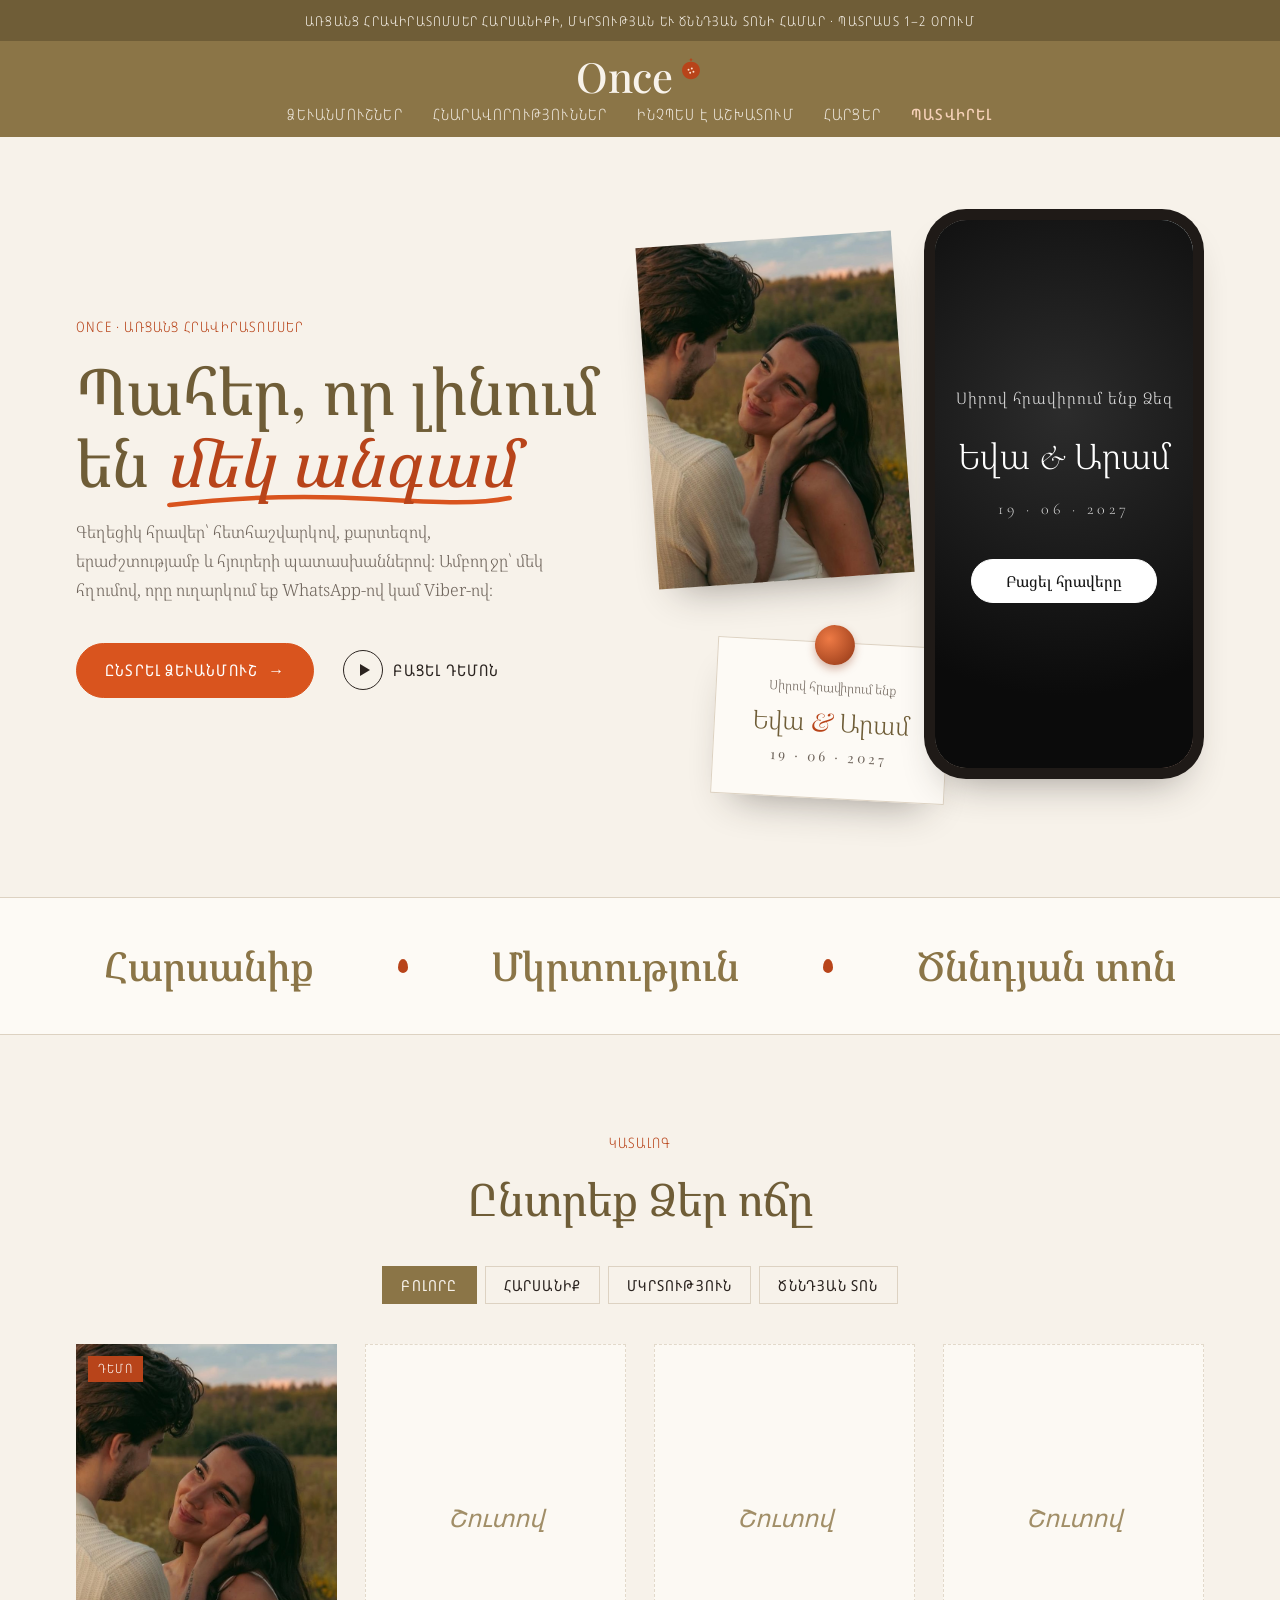
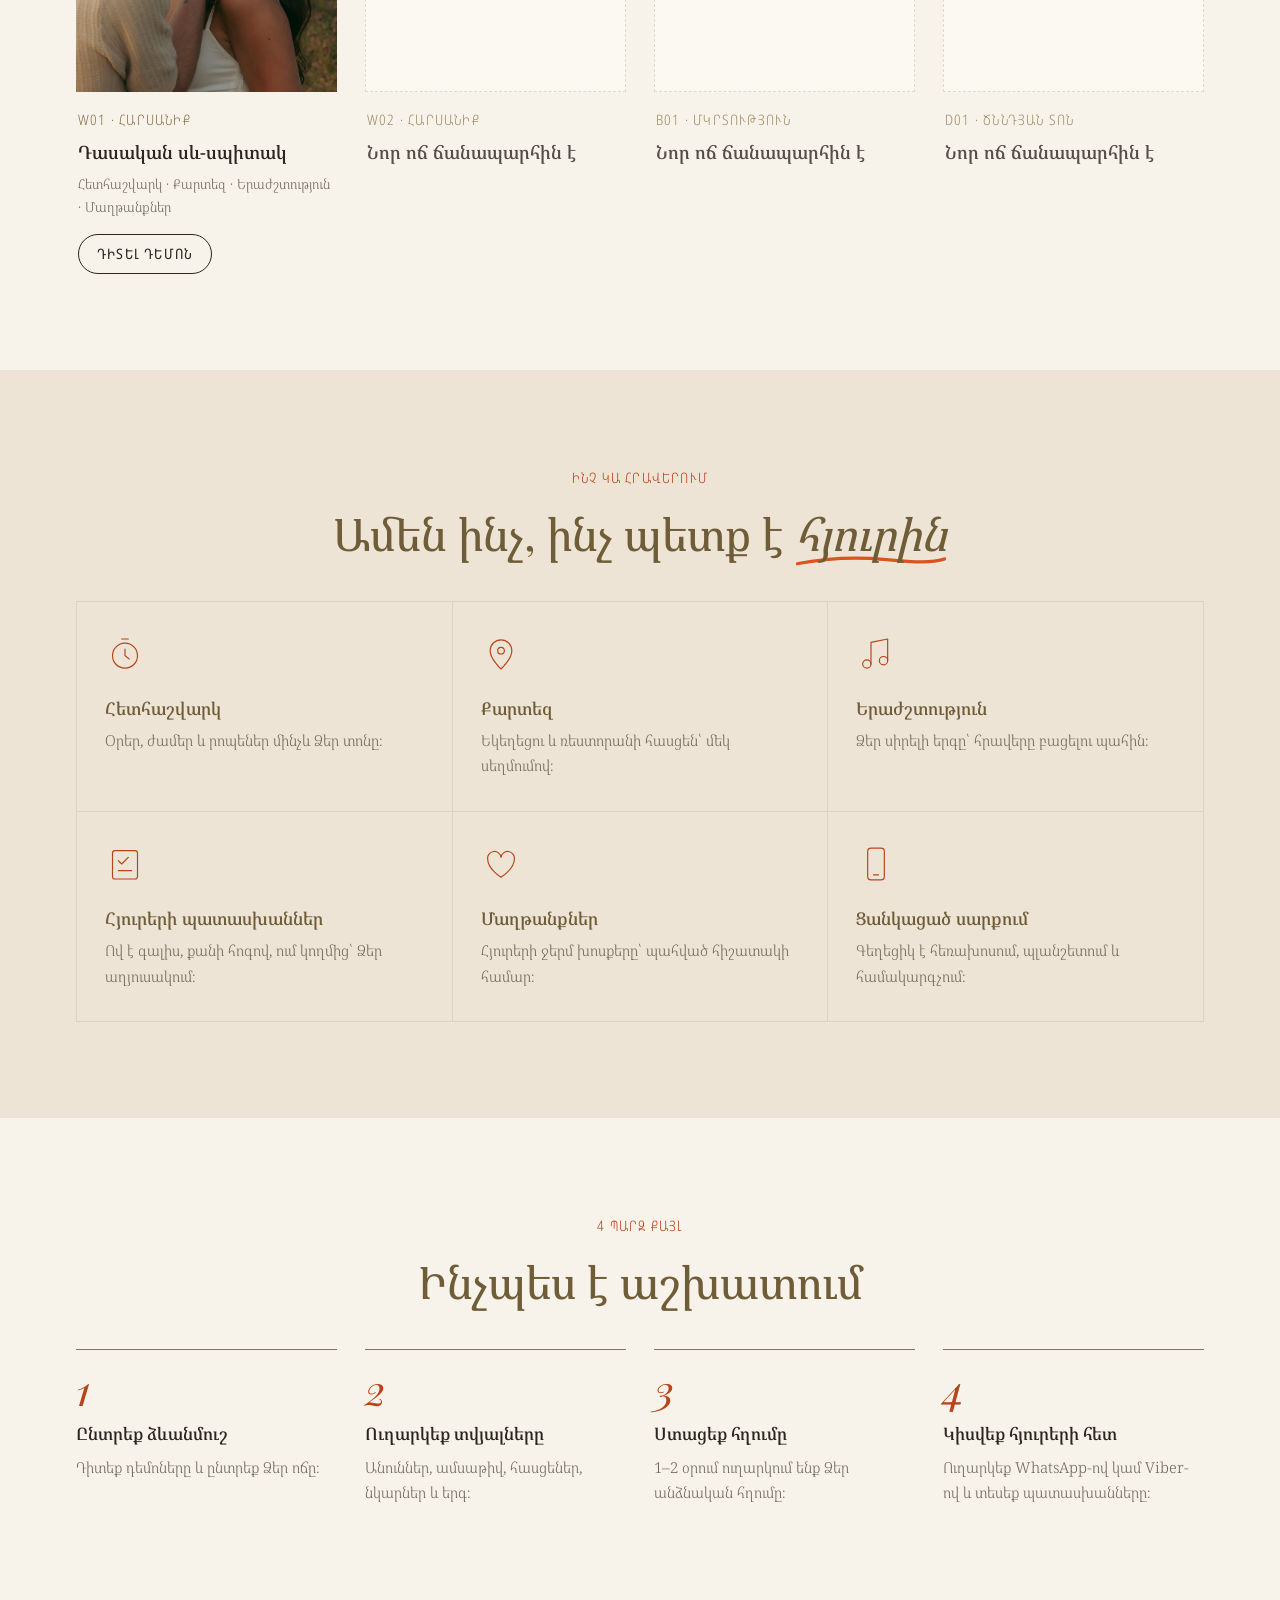
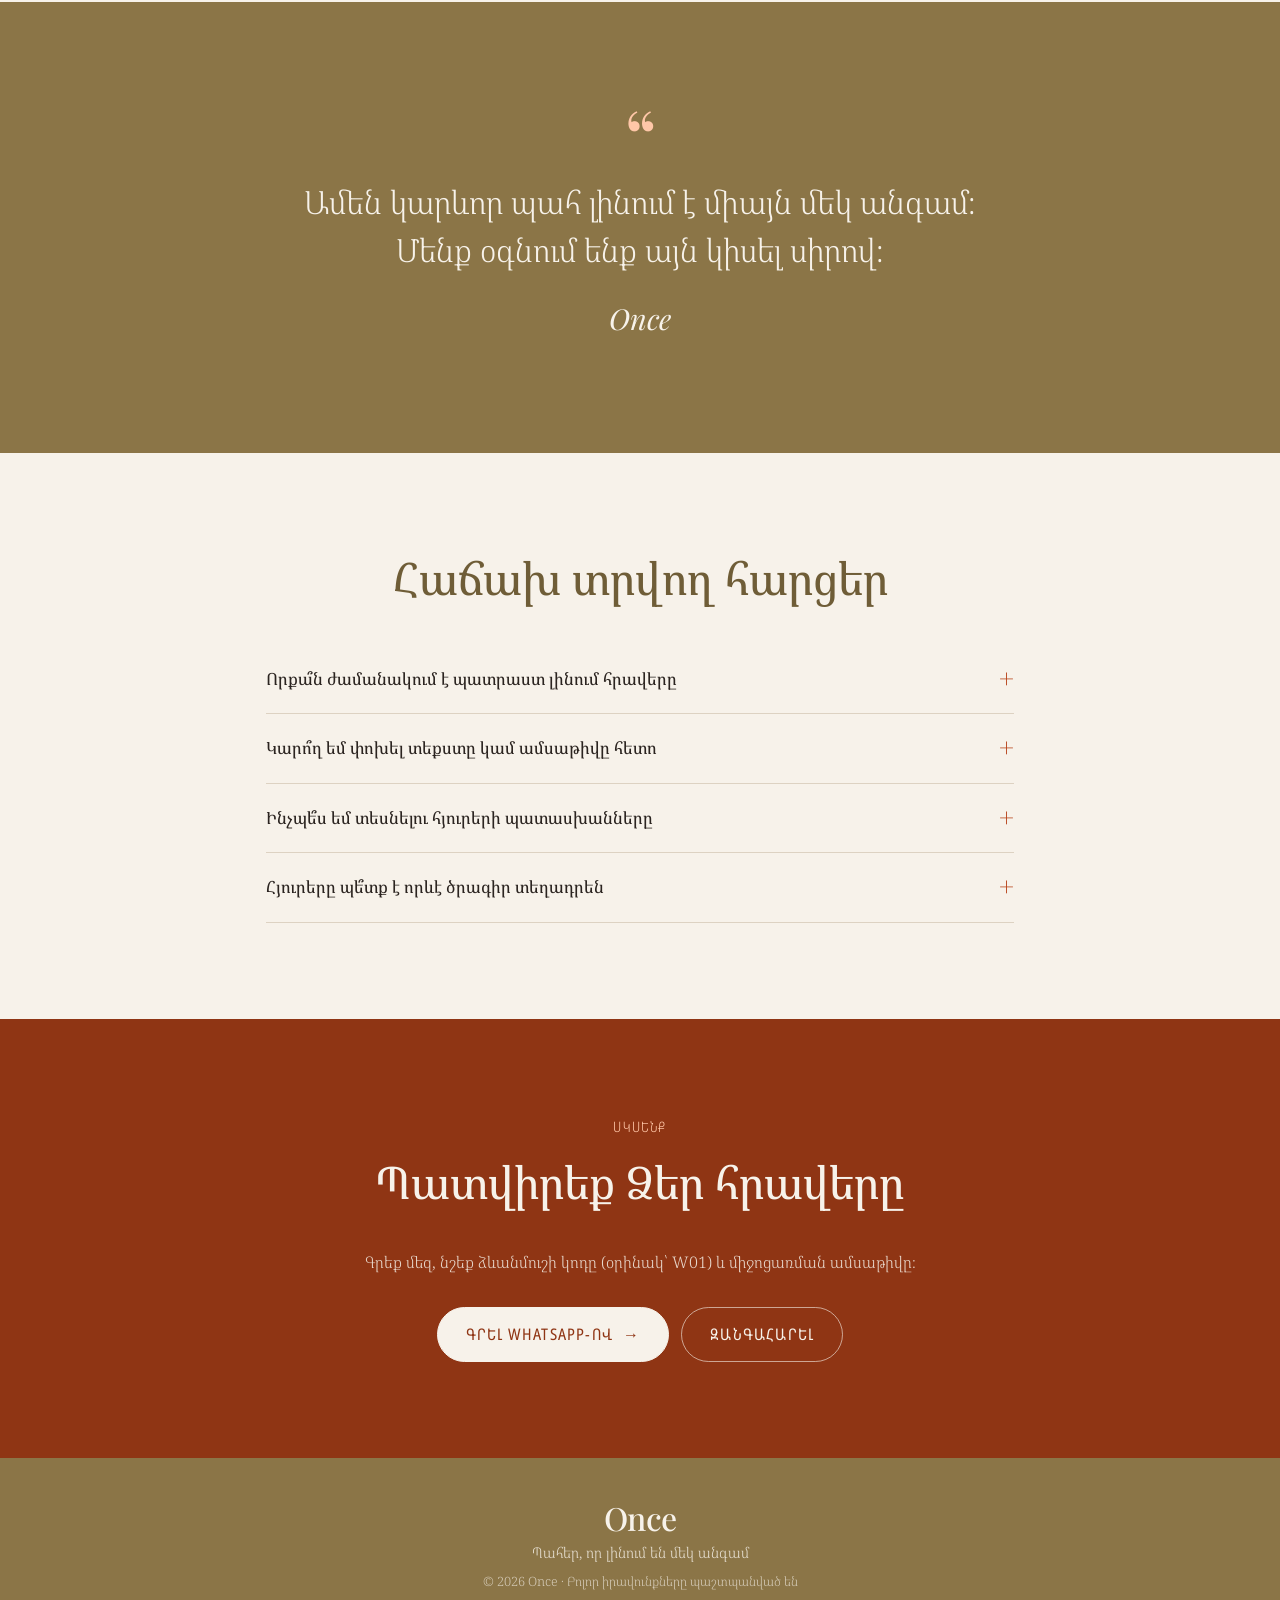
<file: index.html>
<!DOCTYPE html>
<html lang="hy">
<head>
  <meta charset="UTF-8">
  <meta name="viewport" content="width=device-width, initial-scale=1.0">

  <!-- ===== SEO: վերնագիրը և նկարագրությունը երևում են Google-ում ===== -->
  <title>Once — առցանց հրավիրատոմսեր հարսանիքի, մկրտության և ծննդյան տոնի համար</title>
  <meta name="description" content="Once․ գեղեցիկ առցանց հրավիրատոմսեր՝ հետհաշվարկով, քարտեզով, երաժշտությամբ և հյուրերի պատասխաններով։ Ընտրեք ձևանմուշ, պատրաստ հղումը կստանաք 1–2 օրում։">
  <meta name="theme-color" content="#8b7547">
  <link rel="icon" href="assets/img/logo.svg" type="image/svg+xml">
  <!-- onceinvite.am domain-ը միացնելուց հետո այստեղ և og:image-ում փոխեք հասցեն -->
  <link rel="canonical" href="https://onceinvite.github.io/">

  <!-- Ինչպես է երևում հղումը WhatsApp-ում, Viber-ում, Facebook-ում -->
  <meta property="og:type" content="website">
  <meta property="og:site_name" content="Once">
  <meta property="og:url" content="https://onceinvite.github.io/">
  <meta property="og:title" content="Once — առցանց հրավիրատոմսեր">
  <meta property="og:description" content="Պահեր, որ լինում են մեկ անգամ։ Հրավեր՝ մեկ հղումով։">
  <meta property="og:image" content="https://onceinvite.github.io/templates/wedding/w01/hero.jpg">

  <!-- Տառատեսակներ -->
  <link rel="preconnect" href="https://fonts.googleapis.com">
  <link rel="preconnect" href="https://fonts.gstatic.com" crossorigin>
  <link href="https://fonts.googleapis.com/css2?family=Playfair+Display:ital,wght@0,400;0,500;0,600;1,400&family=Noto+Serif+Armenian:wght@300;400;500;600&family=Noto+Sans+Armenian:wdth,wght@62.5..100,300..500&display=swap" rel="stylesheet">

  <link rel="stylesheet" href="assets/css/main.css">
</head>
<body>

  <!-- ============ ՎԵՐԵՎԻ ԺԱՊԱՎԵՆ ============ -->
  <p class="announce">Առցանց հրավիրատոմսեր հարսանիքի, մկրտության և ծննդյան տոնի համար · պատրաստ 1–2 օրում</p>

  <!-- ============ ՎԵՐՆԱՄԱՍ ============ -->
  <!-- Լոգոյի նշանը նույնն է, ինչ assets/img/logo.svg-ում -->
  <header class="site-header">
    <div class="wrap site-header__inner">
      <a href="./" class="logo" aria-label="Once — գլխավոր էջ">
        <span class="logo__word">Once</span>
        <svg class="logo__mark" viewBox="0 0 64 64" aria-hidden="true">
          <path class="logo__fruit" d="M32 14c-1.5-3-3-5-6-6l3 1 3-4 3 4 3-1c-3 1-4.5 3-6 6zM32 14c11 0 22 8 22 21 0 12-10 22-22 22S10 47 10 35c0-13 11-21 22-21z"/>
          <circle cx="26" cy="34" r="2.4" class="logo__seed"/><circle cx="34" cy="31" r="2.4" class="logo__seed"/><circle cx="30" cy="41" r="2.4" class="logo__seed"/><circle cx="38" cy="39" r="2.4" class="logo__seed"/>
        </svg>
      </a>
      <nav class="nav" aria-label="Գլխավոր մենյու">
        <a href="#catalog">Ձևանմուշներ</a>
        <a href="#features">Հնարավորություններ</a>
        <a href="#how">Ինչպես է աշխատում</a>
        <a href="#faq">Հարցեր</a>
        <a href="#order" class="nav__accent">Պատվիրել</a>
      </nav>
    </div>
  </header>

  <main>

    <!-- ============ 1. ԳԼԽԱՎՈՐ ԲԱԺԻՆ ============ -->
    <section class="hero">
      <div class="wrap hero__grid">
        <div class="hero__content">
          <p class="eyebrow">Once · առցանց հրավիրատոմսեր</p>
          <h1 class="hero__title">Պահեր, որ լինում են <em class="scribble">մեկ անգամ</em></h1>
          <p class="hero__text">Գեղեցիկ հրավեր՝ հետհաշվարկով, քարտեզով, երաժշտությամբ և հյուրերի պատասխաններով։ Ամբողջը՝ մեկ հղումով, որը ուղարկում եք WhatsApp-ով կամ Viber-ով։</p>
          <div class="hero__buttons">
            <a href="#catalog" class="btn btn--arrow">Ընտրել ձևանմուշ</a>
            <a href="templates/wedding/w01/" class="btn btn--play" target="_blank" rel="noopener"><span class="btn__circle" aria-hidden="true"></span>Բացել դեմոն</a>
          </div>
        </div>

        <!-- Կոլաժ՝ թղթե հրավեր, լուսանկար և հեռախոս՝ իրական դեմոյով -->
        <div class="collage" aria-hidden="false">
          <div class="collage__photo" style="background-image:url('templates/wedding/w01/hero.jpg')"></div>
          <div class="collage__card" aria-hidden="true">
            <p class="collage__small">Սիրով հրավիրում ենք</p>
            <p class="collage__names">Եվա <span>&amp;</span> Արամ</p>
            <p class="collage__date">19 · 06 · 2027</p>
            <span class="collage__seal"></span>
          </div>
          <div class="phone">
            <iframe class="phone__screen" src="templates/wedding/w01/" title="Հարսանեկան հրավերի դեմո" loading="lazy"></iframe>
          </div>
        </div>
      </div>
    </section>

    <!-- ============ 2. ՏՈՆԵՐ (մեծ բառեր) ============ -->
    <section class="occasions" aria-label="Տոներ">
      <div class="wrap occasions__row">
        <a href="#catalog" data-go="wedding">Հարսանիք</a>
        <span class="seed" aria-hidden="true"></span>
        <a href="#catalog" data-go="baptism">Մկրտություն</a>
        <span class="seed" aria-hidden="true"></span>
        <a href="#catalog" data-go="birthday">Ծննդյան տոն</a>
      </div>
    </section>

    <!-- ============ 3. ԿԱՏԵԳՈՐԻԱՆԵՐ ԵՎ ՁԵՎԱՆՄՈՒՇՆԵՐ ============ -->
    <section id="catalog" class="section">
      <div class="wrap">
        <p class="eyebrow eyebrow--center">Կատալոգ</p>
        <h2 class="section__title">Ընտրեք Ձեր ոճը</h2>

        <!-- Կատեգորիայի կոճակներ՝ ֆիլտրում են քարտերը (տես script-ը ներքևում) -->
        <div class="filters" role="group" aria-label="Կատեգորիաներ">
          <button class="filter is-active" type="button" data-filter="all">Բոլորը</button>
          <button class="filter" type="button" data-filter="wedding">Հարսանիք</button>
          <button class="filter" type="button" data-filter="baptism">Մկրտություն</button>
          <button class="filter" type="button" data-filter="birthday">Ծննդյան տոն</button>
        </div>

        <div class="cards">
          <!-- Նոր ձևանմուշ ավելացնելու համար պատճենեք մեկ <article> և փոխեք տվյալները -->
          <article class="card" data-category="wedding">
            <a class="card__img" href="templates/wedding/w01/" target="_blank" rel="noopener" style="background-image:url('templates/wedding/w01/hero.jpg')" aria-label="Դիտել W01 դեմոն">
              <span class="card__badge">Դեմո</span>
            </a>
            <div class="card__body">
              <p class="card__code">W01 · Հարսանիք</p>
              <h3 class="card__title">Դասական սև-սպիտակ</h3>
              <p class="card__features">Հետհաշվարկ · Քարտեզ · Երաժշտություն · Մաղթանքներ</p>
              <a class="btn btn--outline btn--small" href="templates/wedding/w01/" target="_blank" rel="noopener">Դիտել դեմոն</a>
            </div>
          </article>

          <article class="card card--soon" data-category="wedding">
            <div class="card__img card__img--empty"><span class="card__soon">Շուտով</span></div>
            <div class="card__body">
              <p class="card__code">W02 · Հարսանիք</p>
              <h3 class="card__title">Նոր ոճ ճանապարհին է</h3>
            </div>
          </article>

          <article class="card card--soon" data-category="baptism">
            <div class="card__img card__img--empty"><span class="card__soon">Շուտով</span></div>
            <div class="card__body">
              <p class="card__code">B01 · Մկրտություն</p>
              <h3 class="card__title">Նոր ոճ ճանապարհին է</h3>
            </div>
          </article>

          <article class="card card--soon" data-category="birthday">
            <div class="card__img card__img--empty"><span class="card__soon">Շուտով</span></div>
            <div class="card__body">
              <p class="card__code">D01 · Ծննդյան տոն</p>
              <h3 class="card__title">Նոր ոճ ճանապարհին է</h3>
            </div>
          </article>
        </div>
      </div>
    </section>

    <!-- ============ 4. ՀՆԱՐԱՎՈՐՈՒԹՅՈՒՆՆԵՐ ============ -->
    <section id="features" class="section section--tint">
      <div class="wrap">
        <p class="eyebrow eyebrow--center">Ինչ կա հրավերում</p>
        <h2 class="section__title">Ամեն ինչ, ինչ պետք է <span class="scribble">հյուրին</span></h2>
        <div class="features">
          <div class="feature reveal">
            <svg viewBox="0 0 48 48" aria-hidden="true"><circle cx="24" cy="26" r="15"/><path d="M24 18v8l5 4M20 6h8"/></svg>
            <h3>Հետհաշվարկ</h3><p>Օրեր, ժամեր և րոպեներ մինչև Ձեր տոնը։</p>
          </div>
          <div class="feature reveal">
            <svg viewBox="0 0 48 48" aria-hidden="true"><path d="M24 42s-13-12-13-22a13 13 0 0 1 26 0c0 10-13 22-13 22z"/><circle cx="24" cy="20" r="4"/></svg>
            <h3>Քարտեզ</h3><p>Եկեղեցու և ռեստորանի հասցեն՝ մեկ սեղմումով։</p>
          </div>
          <div class="feature reveal">
            <svg viewBox="0 0 48 48" aria-hidden="true"><path d="M18 36V10l20-4v26"/><circle cx="13" cy="36" r="5"/><circle cx="33" cy="32" r="5"/></svg>
            <h3>Երաժշտություն</h3><p>Ձեր սիրելի երգը՝ հրավերը բացելու պահին։</p>
          </div>
          <div class="feature reveal">
            <svg viewBox="0 0 48 48" aria-hidden="true"><rect x="9" y="8" width="30" height="34" rx="3"/><path d="M16 20l4 4 8-8M16 32h16"/></svg>
            <h3>Հյուրերի պատասխաններ</h3><p>Ով է գալիս, քանի հոգով, ում կողմից՝ Ձեր աղյուսակում։</p>
          </div>
          <div class="feature reveal">
            <svg viewBox="0 0 48 48" aria-hidden="true"><path d="M24 40S8 30 8 18a8 8 0 0 1 16-2 8 8 0 0 1 16 2c0 12-16 22-16 22z"/></svg>
            <h3>Մաղթանքներ</h3><p>Հյուրերի ջերմ խոսքերը՝ պահված հիշատակի համար։</p>
          </div>
          <div class="feature reveal">
            <svg viewBox="0 0 48 48" aria-hidden="true"><rect x="14" y="5" width="20" height="38" rx="4"/><path d="M21 37h6"/></svg>
            <h3>Ցանկացած սարքում</h3><p>Գեղեցիկ է հեռախոսում, պլանշետում և համակարգչում։</p>
          </div>
        </div>
      </div>
    </section>

    <!-- ============ 5. ԻՆՉՊԵՍ Է ԱՇԽԱՏՈՒՄ ============ -->
    <section id="how" class="section">
      <div class="wrap">
        <p class="eyebrow eyebrow--center">4 պարզ քայլ</p>
        <h2 class="section__title">Ինչպես է աշխատում</h2>
        <ol class="steps">
          <li class="reveal"><span>1</span><h3>Ընտրեք ձևանմուշ</h3><p>Դիտեք դեմոները և ընտրեք Ձեր ոճը։</p></li>
          <li class="reveal"><span>2</span><h3>Ուղարկեք տվյալները</h3><p>Անուններ, ամսաթիվ, հասցեներ, նկարներ և երգ։</p></li>
          <li class="reveal"><span>3</span><h3>Ստացեք հղումը</h3><p>1–2 օրում ուղարկում ենք Ձեր անձնական հղումը։</p></li>
          <li class="reveal"><span>4</span><h3>Կիսվեք հյուրերի հետ</h3><p>Ուղարկեք WhatsApp-ով կամ Viber-ով և տեսեք պատասխանները։</p></li>
        </ol>
      </div>
    </section>

    <!-- ============ 6. ԲՐԵՆԴԻ ՄՏՔԻՐԸ ============ -->
    <section class="quote">
      <div class="wrap reveal">
        <p class="quote__mark" aria-hidden="true">“</p>
        <p class="quote__text">Ամեն կարևոր պահ լինում է միայն մեկ անգամ։<br>Մենք օգնում ենք այն կիսել սիրով։</p>
        <p class="quote__sign">Once</p>
      </div>
    </section>

    <!-- ============ 7. ՀԱՐՑԵՐ (FAQ) ============ -->
    <!-- <details>-ը բացվում/փակվում է առանց JavaScript-ի -->
    <section id="faq" class="section">
      <div class="wrap faq">
        <h2 class="section__title">Հաճախ տրվող հարցեր</h2>
        <details>
          <summary>Որքա՞ն ժամանակում է պատրաստ լինում հրավերը</summary>
          <p>Սովորաբար 1–2 օրում, երբ ստանում ենք բոլոր տվյալները և նկարները։</p>
        </details>
        <details>
          <summary>Կարո՞ղ եմ փոխել տեքստը կամ ամսաթիվը հետո</summary>
          <p>Այո։ Գրեք մեզ, և մենք կթարմացնենք հրավերը։ Հղումը նույնը կմնա։</p>
        </details>
        <details>
          <summary>Ինչպե՞ս եմ տեսնելու հյուրերի պատասխանները</summary>
          <p>Ձեզ կտրամադրենք Google Sheets աղյուսակ, որտեղ ավտոմատ հայտնվում են բոլոր պատասխաններն ու մաղթանքները։</p>
        </details>
        <details>
          <summary>Հյուրերը պե՞տք է որևէ ծրագիր տեղադրեն</summary>
          <p>Ոչ։ Հրավերը սովորական հղում է, բացվում է ցանկացած հեռախոսում կամ համակարգչում։</p>
        </details>
      </div>
    </section>

    <!-- ============ 8. ՊԱՏՎԻՐԵԼ ============ -->
    <section id="order" class="section section--dark">
      <div class="wrap order">
        <p class="eyebrow eyebrow--center">Սկսենք</p>
        <h2 class="section__title">Պատվիրեք Ձեր հրավերը</h2>
        <p>Գրեք մեզ, նշեք ձևանմուշի կոդը (օրինակ՝ W01) և միջոցառման ամսաթիվը։</p>
        <div class="order__buttons">
          <!-- 374XXXXXXXX-ը փոխարինեք Ձեր WhatsApp համարով (առանց + և բացատների) -->
          <a class="btn btn--light btn--arrow" href="https://wa.me/374XXXXXXXX" target="_blank" rel="noopener">Գրել WhatsApp-ով</a>
          <a class="btn btn--ghost" href="tel:+374XXXXXXXX">Զանգահարել</a>
        </div>
      </div>
    </section>

  </main>

  <footer class="site-footer">
    <div class="wrap site-footer__inner">
      <a href="./" class="logo logo--small" aria-label="Once"><span class="logo__word">Once</span></a>
      <p>Պահեր, որ լինում են մեկ անգամ</p>
      <p class="site-footer__copy">© 2026 Once · Բոլոր իրավունքները պաշտպանված են</p>
    </div>
  </footer>

  <script>
    // ---------- Կատեգորիաների ֆիլտր ----------
    const filters = document.querySelectorAll(".filter");
    const cards = document.querySelectorAll(".card");

    function showCategory(category) {
      filters.forEach((b) => b.classList.toggle("is-active", b.dataset.filter === category));
      cards.forEach((card) => {
        card.hidden = category !== "all" && card.dataset.category !== category;
      });
    }

    filters.forEach((btn) => {
      btn.addEventListener("click", () => showCategory(btn.dataset.filter));
    });

    // «Տոներ» բաժնի քարտերը բացում են կատալոգը արդեն ֆիլտրած
    document.querySelectorAll("[data-go]").forEach((link) => {
      link.addEventListener("click", () => showCategory(link.dataset.go));
    });

    // ---------- Scroll-ի ժամանակ հայտնվելու անիմացիա ----------
    document.documentElement.classList.add("js");
    const items = document.querySelectorAll(".reveal");
    if ("IntersectionObserver" in window) {
      const observer = new IntersectionObserver((entries) => {
        entries.forEach((entry) => {
          if (entry.isIntersecting) {
            entry.target.classList.add("is-visible");
            observer.unobserve(entry.target);
          }
        });
      }, { threshold: 0.15 });
      items.forEach((el) => observer.observe(el));
    } else {
      items.forEach((el) => el.classList.add("is-visible"));
    }
  </script>
</body>
</html>
</file>
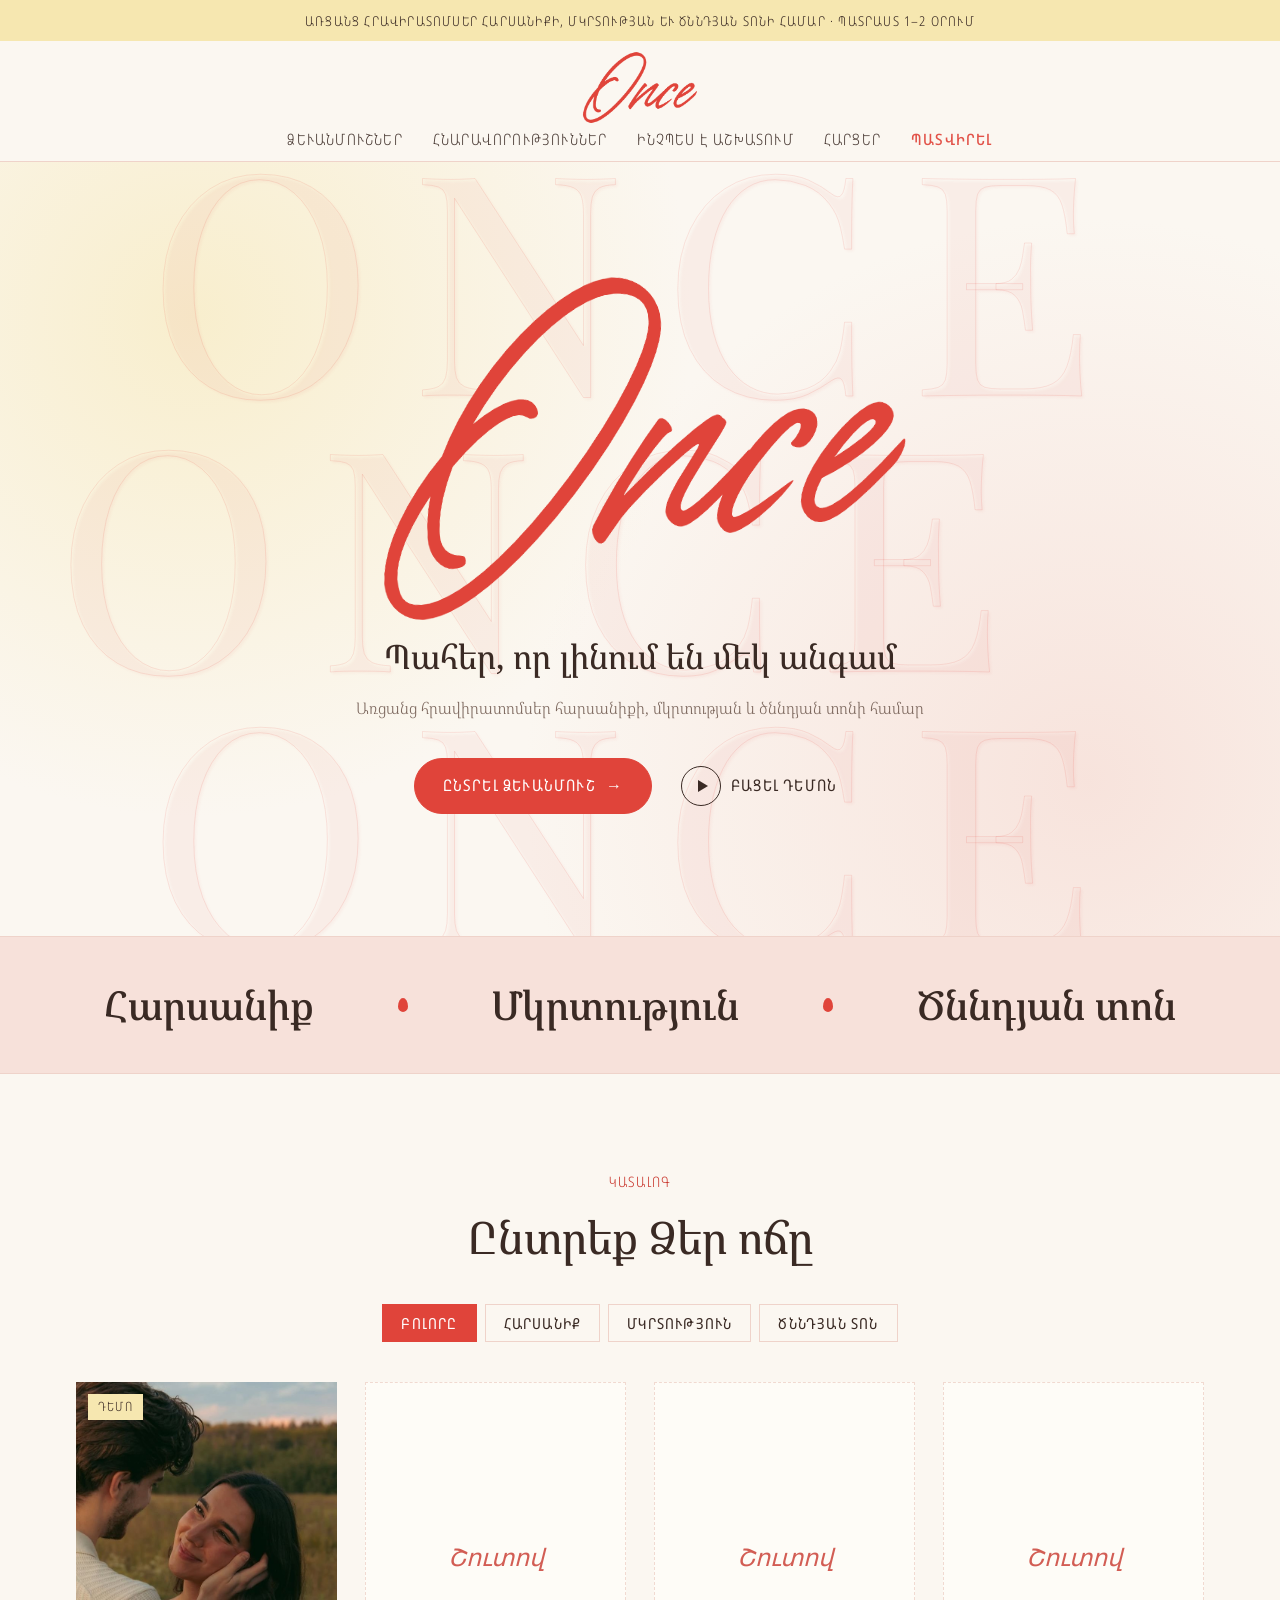
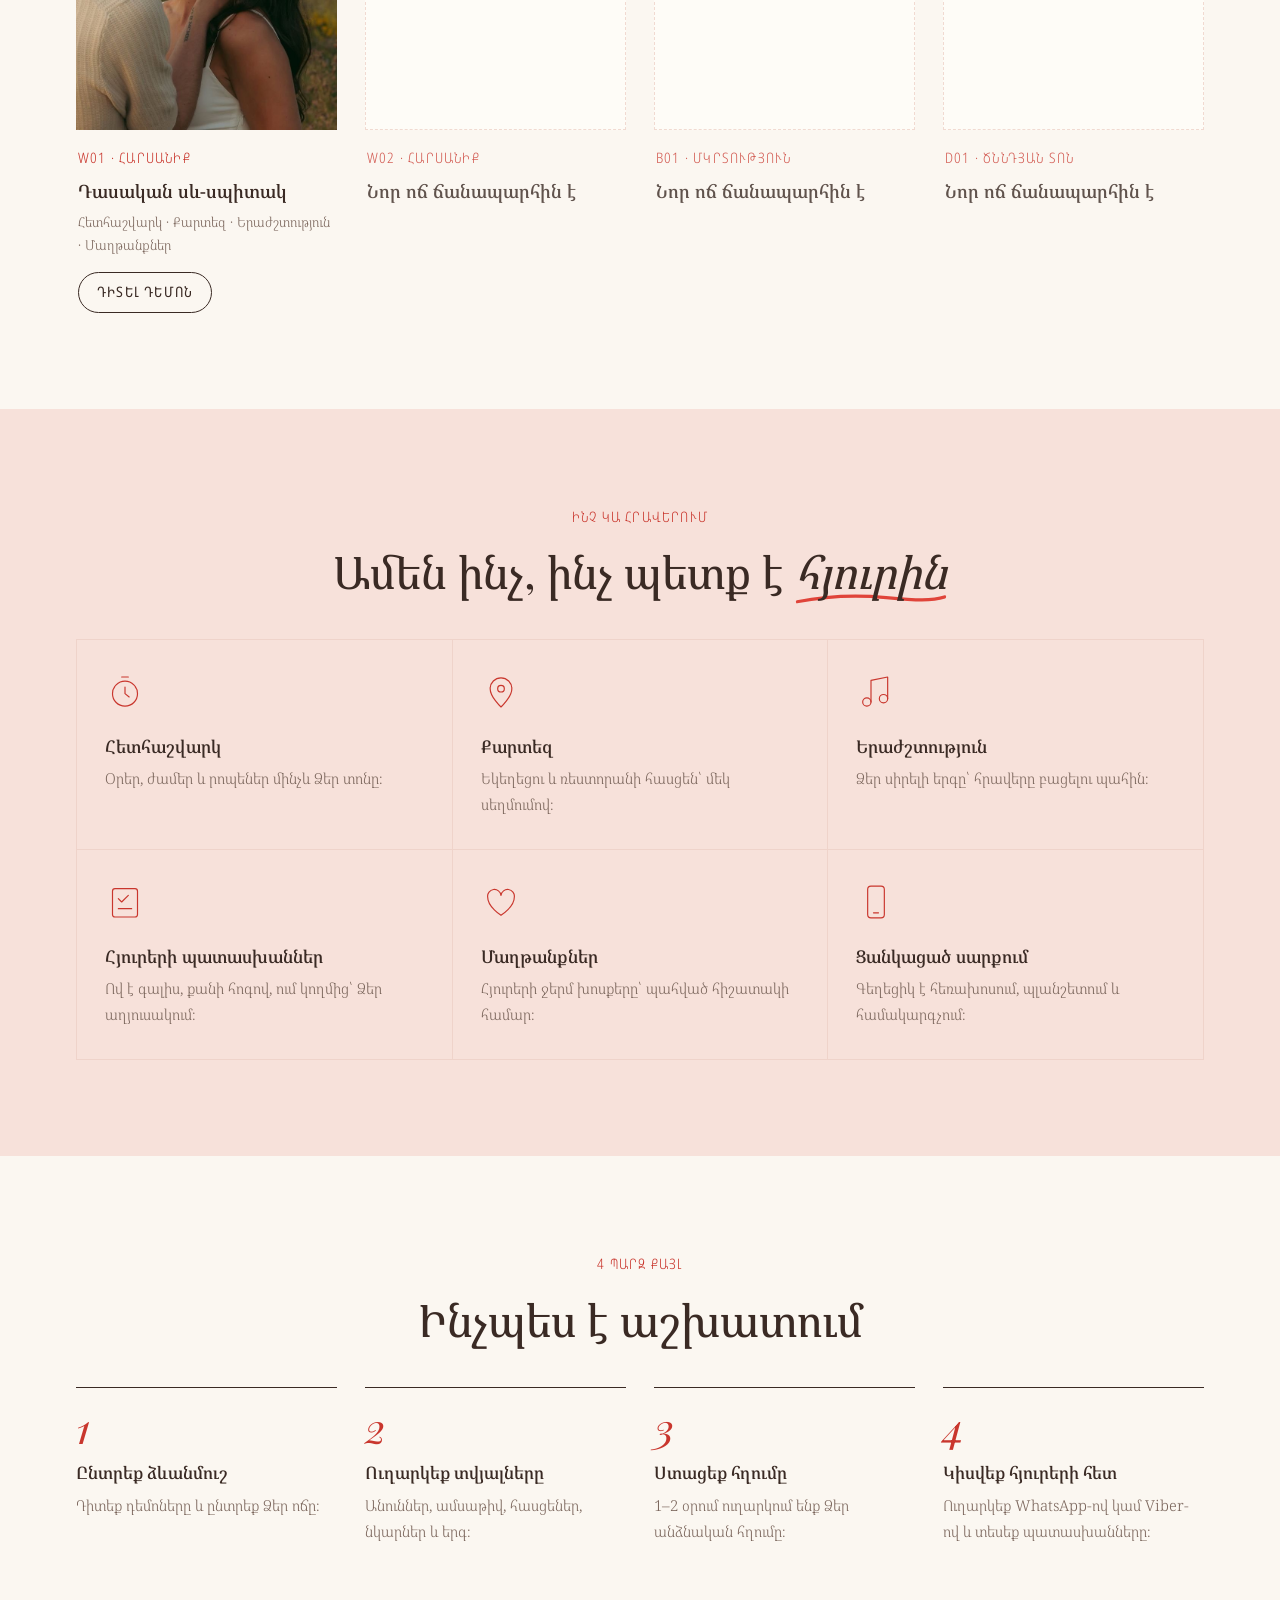
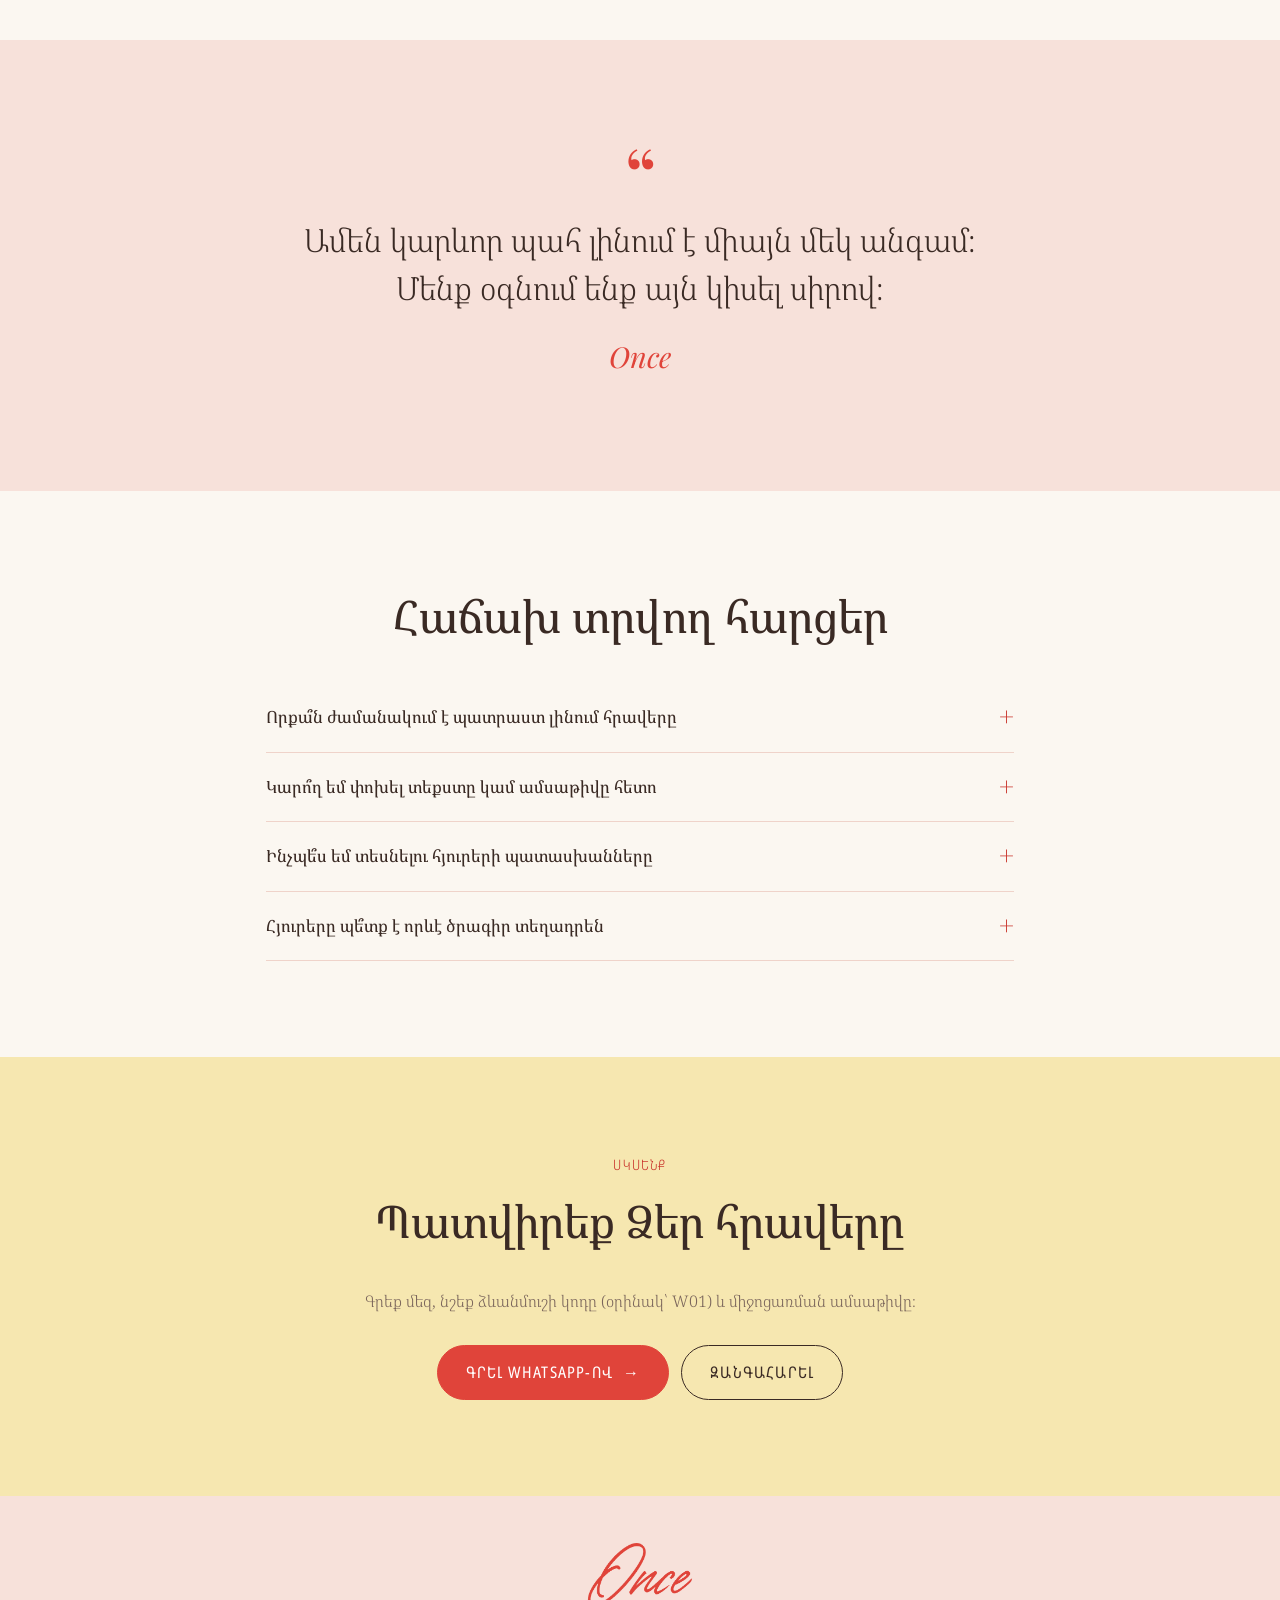
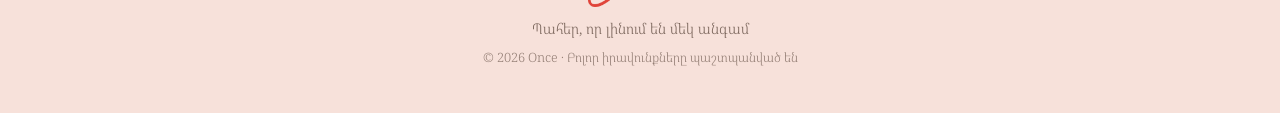
<file: preview-light/index.html>
<!DOCTYPE html>
<html lang="hy">
<head>
  <meta charset="UTF-8">
  <meta name="viewport" content="width=device-width, initial-scale=1.0">

  <!-- ===== SEO: վերնագիրը և նկարագրությունը երևում են Google-ում ===== -->
  <title>Once — առցանց հրավիրատոմսեր հարսանիքի, մկրտության և ծննդյան տոնի համար</title>
  <meta name="description" content="Once․ գեղեցիկ առցանց հրավիրատոմսեր՝ հետհաշվարկով, քարտեզով, երաժշտությամբ և հյուրերի պատասխաններով։ Ընտրեք ձևանմուշ, պատրաստ հղումը կստանաք 1–2 օրում։">
  <meta name="theme-color" content="#fbf7f1">
  <link rel="icon" href="../assets/img/logo.svg" type="image/svg+xml">
  <!-- onceinvite.am domain-ը միացնելուց հետո այստեղ և og:image-ում փոխեք հասցեն -->
  <link rel="canonical" href="https://onceinvite.github.io/">
  <!-- ՓՈՐՁՆԱԿԱՆ ԴԻԶԱՅՆ․ Google-ում չի երևում -->
  <meta name="robots" content="noindex">

  <!-- Ինչպես է երևում հղումը WhatsApp-ում, Viber-ում, Facebook-ում -->
  <meta property="og:type" content="website">
  <meta property="og:site_name" content="Once">
  <meta property="og:url" content="https://onceinvite.github.io/">
  <meta property="og:title" content="Once — առցանց հրավիրատոմսեր">
  <meta property="og:description" content="Պահեր, որ լինում են մեկ անգամ։ Հրավեր՝ մեկ հղումով։">
  <meta property="og:image" content="https://onceinvite.github.io/templates/wedding/w01/hero.jpg">

  <!-- Տառատեսակներ -->
  <link rel="preconnect" href="https://fonts.googleapis.com">
  <link rel="preconnect" href="https://fonts.gstatic.com" crossorigin>
  <link href="https://fonts.googleapis.com/css2?family=Playfair+Display:ital,wght@0,400;0,500;0,600;1,400&family=Noto+Serif+Armenian:wght@300;400;500;600&family=Noto+Sans+Armenian:wdth,wght@62.5..100,300..500&display=swap" rel="stylesheet">

  <link rel="stylesheet" href="../assets/css/main.css">
  <!-- Փորձնական ոճ՝ բաց, ուրախ գույներ -->
  <link rel="stylesheet" href="../assets/css/preview-light.css">
</head>
<body>

  <!-- ============ ՎԵՐԵՎԻ ԺԱՊԱՎԵՆ ============ -->
  <p class="announce">Առցանց հրավիրատոմսեր հարսանիքի, մկրտության և ծննդյան տոնի համար · պատրաստ 1–2 օրում</p>

  <!-- ============ ՎԵՐՆԱՄԱՍ ============ -->
  <!-- Լոգոյի նշանը նույնն է, ինչ assets/img/logo.svg-ում -->
  <header class="site-header">
    <div class="wrap site-header__inner">
      <a href="../" class="logo" aria-label="Once — գլխավոր էջ"><img class="logo__img" src="../assets/img/once-script-red.png" alt="Once" width="150" height="96"></a>
      <nav class="nav" aria-label="Գլխավոր մենյու">
        <a href="#catalog">Ձևանմուշներ</a>
        <a href="#features">Հնարավորություններ</a>
        <a href="#how">Ինչպես է աշխատում</a>
        <a href="#faq">Հարցեր</a>
        <a href="#order" class="nav__accent">Պատվիրել</a>
      </nav>
    </div>
  </header>

  <main>

    <!-- ============ 1. ԳԼԽԱՎՈՐ ԲԱԺԻՆ՝ դրոշմված թուղթ ============ -->
    <section class="paper-hero">
      <!-- Ֆոնի մեծ դրոշմված «ONCE» բառերը (միայն զարդ է) -->
      <div class="emboss" aria-hidden="true">
        <span>ONCE</span><span>ONCE</span><span>ONCE</span><span>ONCE</span>
      </div>
      <div class="paper-hero__shadow" aria-hidden="true"></div>

      <div class="wrap paper-hero__content">
        <img class="paper-hero__logo" src="../assets/img/once-script-red.png" alt="Once" width="753" height="482">
        <h1 class="paper-hero__title">Պահեր, որ լինում են մեկ անգամ</h1>
        <p class="paper-hero__text">Առցանց հրավիրատոմսեր հարսանիքի, մկրտության և ծննդյան տոնի համար</p>
        <div class="hero__buttons">
          <a href="#catalog" class="btn btn--arrow">Ընտրել ձևանմուշ</a>
          <a href="../templates/wedding/w01/" class="btn btn--play" target="_blank" rel="noopener"><span class="btn__circle" aria-hidden="true"></span>Բացել դեմոն</a>
        </div>
      </div>
    </section>

    <!-- ============ 2. ՏՈՆԵՐ (մեծ բառեր) ============ -->
    <section class="occasions" aria-label="Տոներ">
      <div class="wrap occasions__row">
        <a href="#catalog" data-go="wedding">Հարսանիք</a>
        <span class="seed" aria-hidden="true"></span>
        <a href="#catalog" data-go="baptism">Մկրտություն</a>
        <span class="seed" aria-hidden="true"></span>
        <a href="#catalog" data-go="birthday">Ծննդյան տոն</a>
      </div>
    </section>

    <!-- ============ 3. ԿԱՏԵԳՈՐԻԱՆԵՐ ԵՎ ՁԵՎԱՆՄՈՒՇՆԵՐ ============ -->
    <section id="catalog" class="section">
      <div class="wrap">
        <p class="eyebrow eyebrow--center">Կատալոգ</p>
        <h2 class="section__title">Ընտրեք Ձեր ոճը</h2>

        <!-- Կատեգորիայի կոճակներ՝ ֆիլտրում են քարտերը (տես script-ը ներքևում) -->
        <div class="filters" role="group" aria-label="Կատեգորիաներ">
          <button class="filter is-active" type="button" data-filter="all">Բոլորը</button>
          <button class="filter" type="button" data-filter="wedding">Հարսանիք</button>
          <button class="filter" type="button" data-filter="baptism">Մկրտություն</button>
          <button class="filter" type="button" data-filter="birthday">Ծննդյան տոն</button>
        </div>

        <div class="cards">
          <!-- Նոր ձևանմուշ ավելացնելու համար պատճենեք մեկ <article> և փոխեք տվյալները -->
          <article class="card" data-category="wedding">
            <a class="card__img" href="../templates/wedding/w01/" target="_blank" rel="noopener" style="background-image:url('../templates/wedding/w01/hero.jpg')" aria-label="Դիտել W01 դեմոն">
              <span class="card__badge">Դեմո</span>
            </a>
            <div class="card__body">
              <p class="card__code">W01 · Հարսանիք</p>
              <h3 class="card__title">Դասական սև-սպիտակ</h3>
              <p class="card__features">Հետհաշվարկ · Քարտեզ · Երաժշտություն · Մաղթանքներ</p>
              <a class="btn btn--outline btn--small" href="../templates/wedding/w01/" target="_blank" rel="noopener">Դիտել դեմոն</a>
            </div>
          </article>

          <article class="card card--soon" data-category="wedding">
            <div class="card__img card__img--empty"><span class="card__soon">Շուտով</span></div>
            <div class="card__body">
              <p class="card__code">W02 · Հարսանիք</p>
              <h3 class="card__title">Նոր ոճ ճանապարհին է</h3>
            </div>
          </article>

          <article class="card card--soon" data-category="baptism">
            <div class="card__img card__img--empty"><span class="card__soon">Շուտով</span></div>
            <div class="card__body">
              <p class="card__code">B01 · Մկրտություն</p>
              <h3 class="card__title">Նոր ոճ ճանապարհին է</h3>
            </div>
          </article>

          <article class="card card--soon" data-category="birthday">
            <div class="card__img card__img--empty"><span class="card__soon">Շուտով</span></div>
            <div class="card__body">
              <p class="card__code">D01 · Ծննդյան տոն</p>
              <h3 class="card__title">Նոր ոճ ճանապարհին է</h3>
            </div>
          </article>
        </div>
      </div>
    </section>

    <!-- ============ 4. ՀՆԱՐԱՎՈՐՈՒԹՅՈՒՆՆԵՐ ============ -->
    <section id="features" class="section section--tint">
      <div class="wrap">
        <p class="eyebrow eyebrow--center">Ինչ կա հրավերում</p>
        <h2 class="section__title">Ամեն ինչ, ինչ պետք է <span class="scribble">հյուրին</span></h2>
        <div class="features">
          <div class="feature reveal">
            <svg viewBox="0 0 48 48" aria-hidden="true"><circle cx="24" cy="26" r="15"/><path d="M24 18v8l5 4M20 6h8"/></svg>
            <h3>Հետհաշվարկ</h3><p>Օրեր, ժամեր և րոպեներ մինչև Ձեր տոնը։</p>
          </div>
          <div class="feature reveal">
            <svg viewBox="0 0 48 48" aria-hidden="true"><path d="M24 42s-13-12-13-22a13 13 0 0 1 26 0c0 10-13 22-13 22z"/><circle cx="24" cy="20" r="4"/></svg>
            <h3>Քարտեզ</h3><p>Եկեղեցու և ռեստորանի հասցեն՝ մեկ սեղմումով։</p>
          </div>
          <div class="feature reveal">
            <svg viewBox="0 0 48 48" aria-hidden="true"><path d="M18 36V10l20-4v26"/><circle cx="13" cy="36" r="5"/><circle cx="33" cy="32" r="5"/></svg>
            <h3>Երաժշտություն</h3><p>Ձեր սիրելի երգը՝ հրավերը բացելու պահին։</p>
          </div>
          <div class="feature reveal">
            <svg viewBox="0 0 48 48" aria-hidden="true"><rect x="9" y="8" width="30" height="34" rx="3"/><path d="M16 20l4 4 8-8M16 32h16"/></svg>
            <h3>Հյուրերի պատասխաններ</h3><p>Ով է գալիս, քանի հոգով, ում կողմից՝ Ձեր աղյուսակում։</p>
          </div>
          <div class="feature reveal">
            <svg viewBox="0 0 48 48" aria-hidden="true"><path d="M24 40S8 30 8 18a8 8 0 0 1 16-2 8 8 0 0 1 16 2c0 12-16 22-16 22z"/></svg>
            <h3>Մաղթանքներ</h3><p>Հյուրերի ջերմ խոսքերը՝ պահված հիշատակի համար։</p>
          </div>
          <div class="feature reveal">
            <svg viewBox="0 0 48 48" aria-hidden="true"><rect x="14" y="5" width="20" height="38" rx="4"/><path d="M21 37h6"/></svg>
            <h3>Ցանկացած սարքում</h3><p>Գեղեցիկ է հեռախոսում, պլանշետում և համակարգչում։</p>
          </div>
        </div>
      </div>
    </section>

    <!-- ============ 5. ԻՆՉՊԵՍ Է ԱՇԽԱՏՈՒՄ ============ -->
    <section id="how" class="section">
      <div class="wrap">
        <p class="eyebrow eyebrow--center">4 պարզ քայլ</p>
        <h2 class="section__title">Ինչպես է աշխատում</h2>
        <ol class="steps">
          <li class="reveal"><span>1</span><h3>Ընտրեք ձևանմուշ</h3><p>Դիտեք դեմոները և ընտրեք Ձեր ոճը։</p></li>
          <li class="reveal"><span>2</span><h3>Ուղարկեք տվյալները</h3><p>Անուններ, ամսաթիվ, հասցեներ, նկարներ և երգ։</p></li>
          <li class="reveal"><span>3</span><h3>Ստացեք հղումը</h3><p>1–2 օրում ուղարկում ենք Ձեր անձնական հղումը։</p></li>
          <li class="reveal"><span>4</span><h3>Կիսվեք հյուրերի հետ</h3><p>Ուղարկեք WhatsApp-ով կամ Viber-ով և տեսեք պատասխանները։</p></li>
        </ol>
      </div>
    </section>

    <!-- ============ 6. ԲՐԵՆԴԻ ՄՏՔԻՐԸ ============ -->
    <section class="quote">
      <div class="wrap reveal">
        <p class="quote__mark" aria-hidden="true">“</p>
        <p class="quote__text">Ամեն կարևոր պահ լինում է միայն մեկ անգամ։<br>Մենք օգնում ենք այն կիսել սիրով։</p>
        <p class="quote__sign">Once</p>
      </div>
    </section>

    <!-- ============ 7. ՀԱՐՑԵՐ (FAQ) ============ -->
    <!-- <details>-ը բացվում/փակվում է առանց JavaScript-ի -->
    <section id="faq" class="section">
      <div class="wrap faq">
        <h2 class="section__title">Հաճախ տրվող հարցեր</h2>
        <details>
          <summary>Որքա՞ն ժամանակում է պատրաստ լինում հրավերը</summary>
          <p>Սովորաբար 1–2 օրում, երբ ստանում ենք բոլոր տվյալները և նկարները։</p>
        </details>
        <details>
          <summary>Կարո՞ղ եմ փոխել տեքստը կամ ամսաթիվը հետո</summary>
          <p>Այո։ Գրեք մեզ, և մենք կթարմացնենք հրավերը։ Հղումը նույնը կմնա։</p>
        </details>
        <details>
          <summary>Ինչպե՞ս եմ տեսնելու հյուրերի պատասխանները</summary>
          <p>Ձեզ կտրամադրենք Google Sheets աղյուսակ, որտեղ ավտոմատ հայտնվում են բոլոր պատասխաններն ու մաղթանքները։</p>
        </details>
        <details>
          <summary>Հյուրերը պե՞տք է որևէ ծրագիր տեղադրեն</summary>
          <p>Ոչ։ Հրավերը սովորական հղում է, բացվում է ցանկացած հեռախոսում կամ համակարգչում։</p>
        </details>
      </div>
    </section>

    <!-- ============ 8. ՊԱՏՎԻՐԵԼ ============ -->
    <section id="order" class="section section--dark">
      <div class="wrap order">
        <p class="eyebrow eyebrow--center">Սկսենք</p>
        <h2 class="section__title">Պատվիրեք Ձեր հրավերը</h2>
        <p>Գրեք մեզ, նշեք ձևանմուշի կոդը (օրինակ՝ W01) և միջոցառման ամսաթիվը։</p>
        <div class="order__buttons">
          <!-- 374XXXXXXXX-ը փոխարինեք Ձեր WhatsApp համարով (առանց + և բացատների) -->
          <a class="btn btn--light btn--arrow" href="https://wa.me/374XXXXXXXX" target="_blank" rel="noopener">Գրել WhatsApp-ով</a>
          <a class="btn btn--ghost" href="tel:+374XXXXXXXX">Զանգահարել</a>
        </div>
      </div>
    </section>

  </main>

  <footer class="site-footer">
    <div class="wrap site-footer__inner">
      <a href="../" class="logo logo--small" aria-label="Once"><img class="logo__img" src="../assets/img/once-script-red.png" alt="Once" width="130" height="83"></a>
      <p>Պահեր, որ լինում են մեկ անգամ</p>
      <p class="site-footer__copy">© 2026 Once · Բոլոր իրավունքները պաշտպանված են</p>
    </div>
  </footer>

  <script>
    // ---------- Կատեգորիաների ֆիլտր ----------
    const filters = document.querySelectorAll(".filter");
    const cards = document.querySelectorAll(".card");

    function showCategory(category) {
      filters.forEach((b) => b.classList.toggle("is-active", b.dataset.filter === category));
      cards.forEach((card) => {
        card.hidden = category !== "all" && card.dataset.category !== category;
      });
    }

    filters.forEach((btn) => {
      btn.addEventListener("click", () => showCategory(btn.dataset.filter));
    });

    // «Տոներ» բաժնի քարտերը բացում են կատալոգը արդեն ֆիլտրած
    document.querySelectorAll("[data-go]").forEach((link) => {
      link.addEventListener("click", () => showCategory(link.dataset.go));
    });

    // ---------- Scroll-ի ժամանակ հայտնվելու անիմացիա ----------
    document.documentElement.classList.add("js");
    const items = document.querySelectorAll(".reveal");
    if ("IntersectionObserver" in window) {
      const observer = new IntersectionObserver((entries) => {
        entries.forEach((entry) => {
          if (entry.isIntersecting) {
            entry.target.classList.add("is-visible");
            observer.unobserve(entry.target);
          }
        });
      }, { threshold: 0.15 });
      items.forEach((el) => observer.observe(el));
    } else {
      items.forEach((el) => el.classList.add("is-visible"));
    }
  </script>
</body>
</html>
</file>
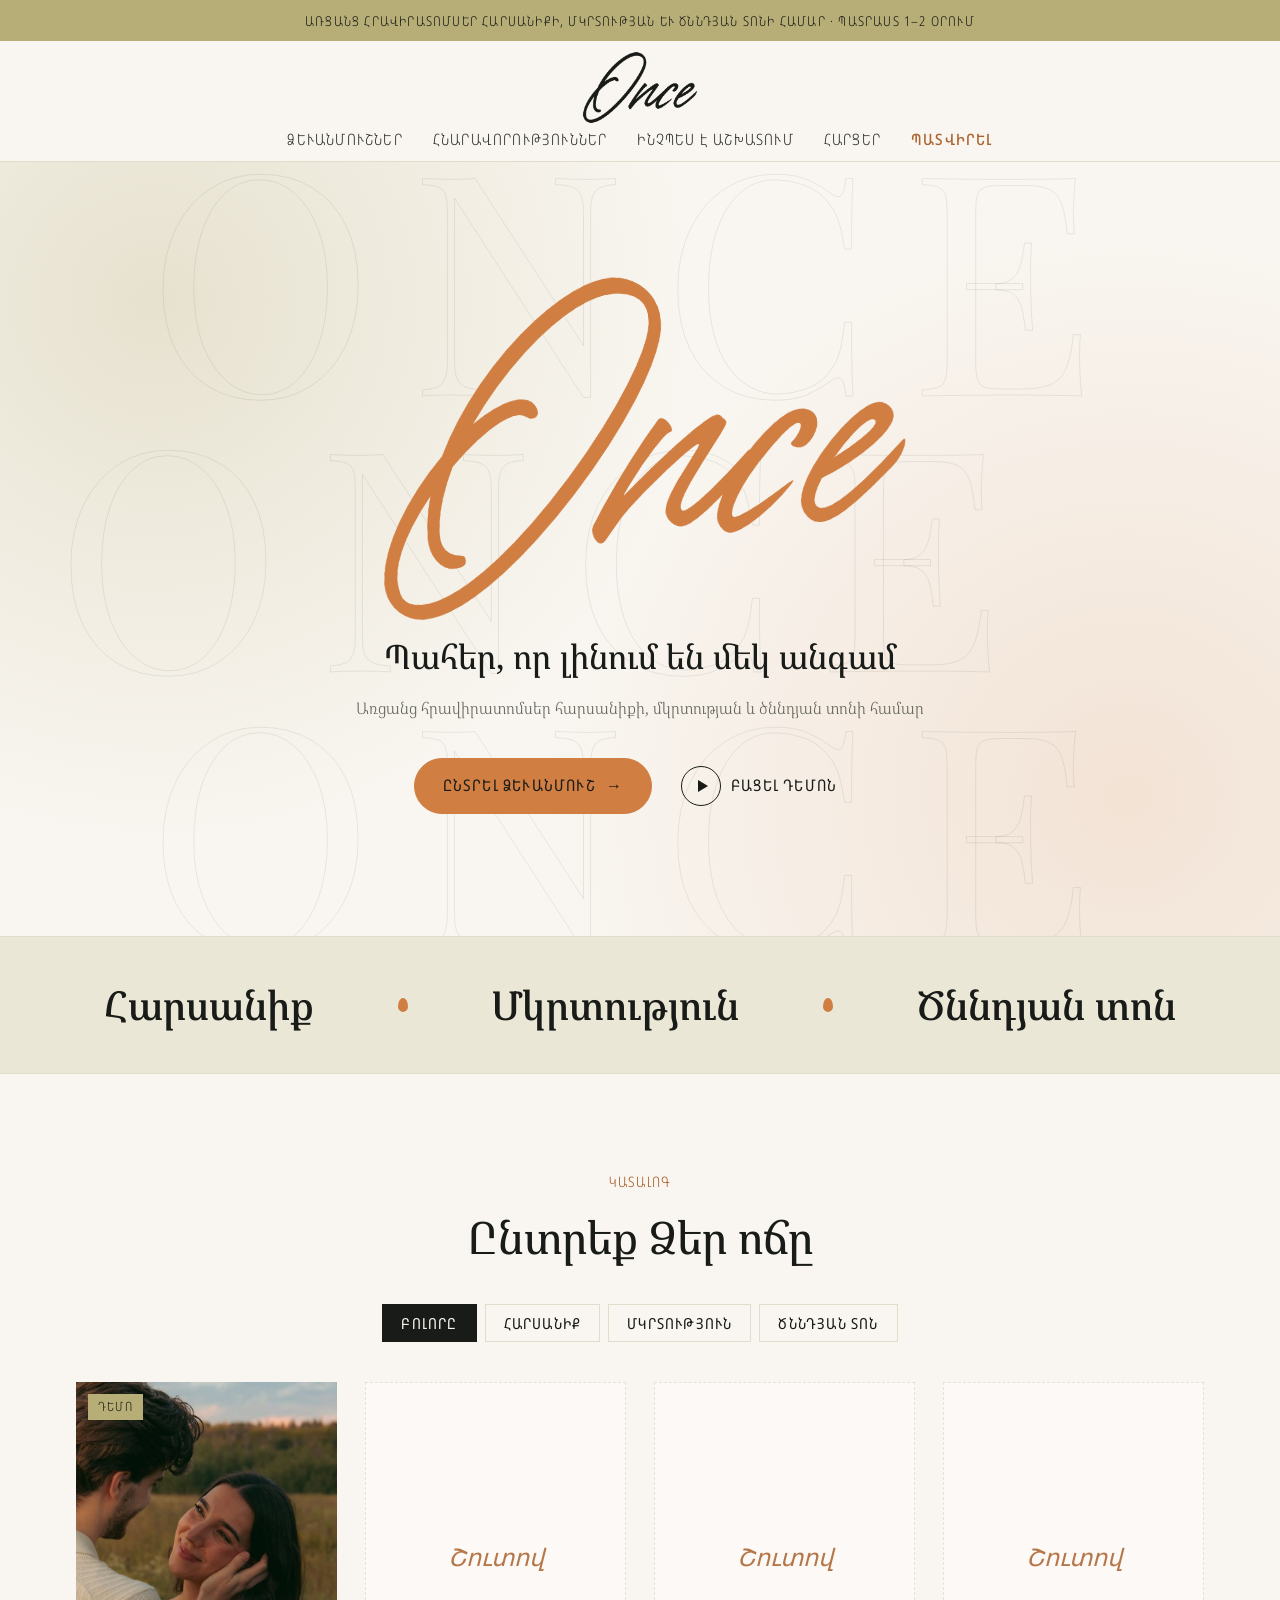
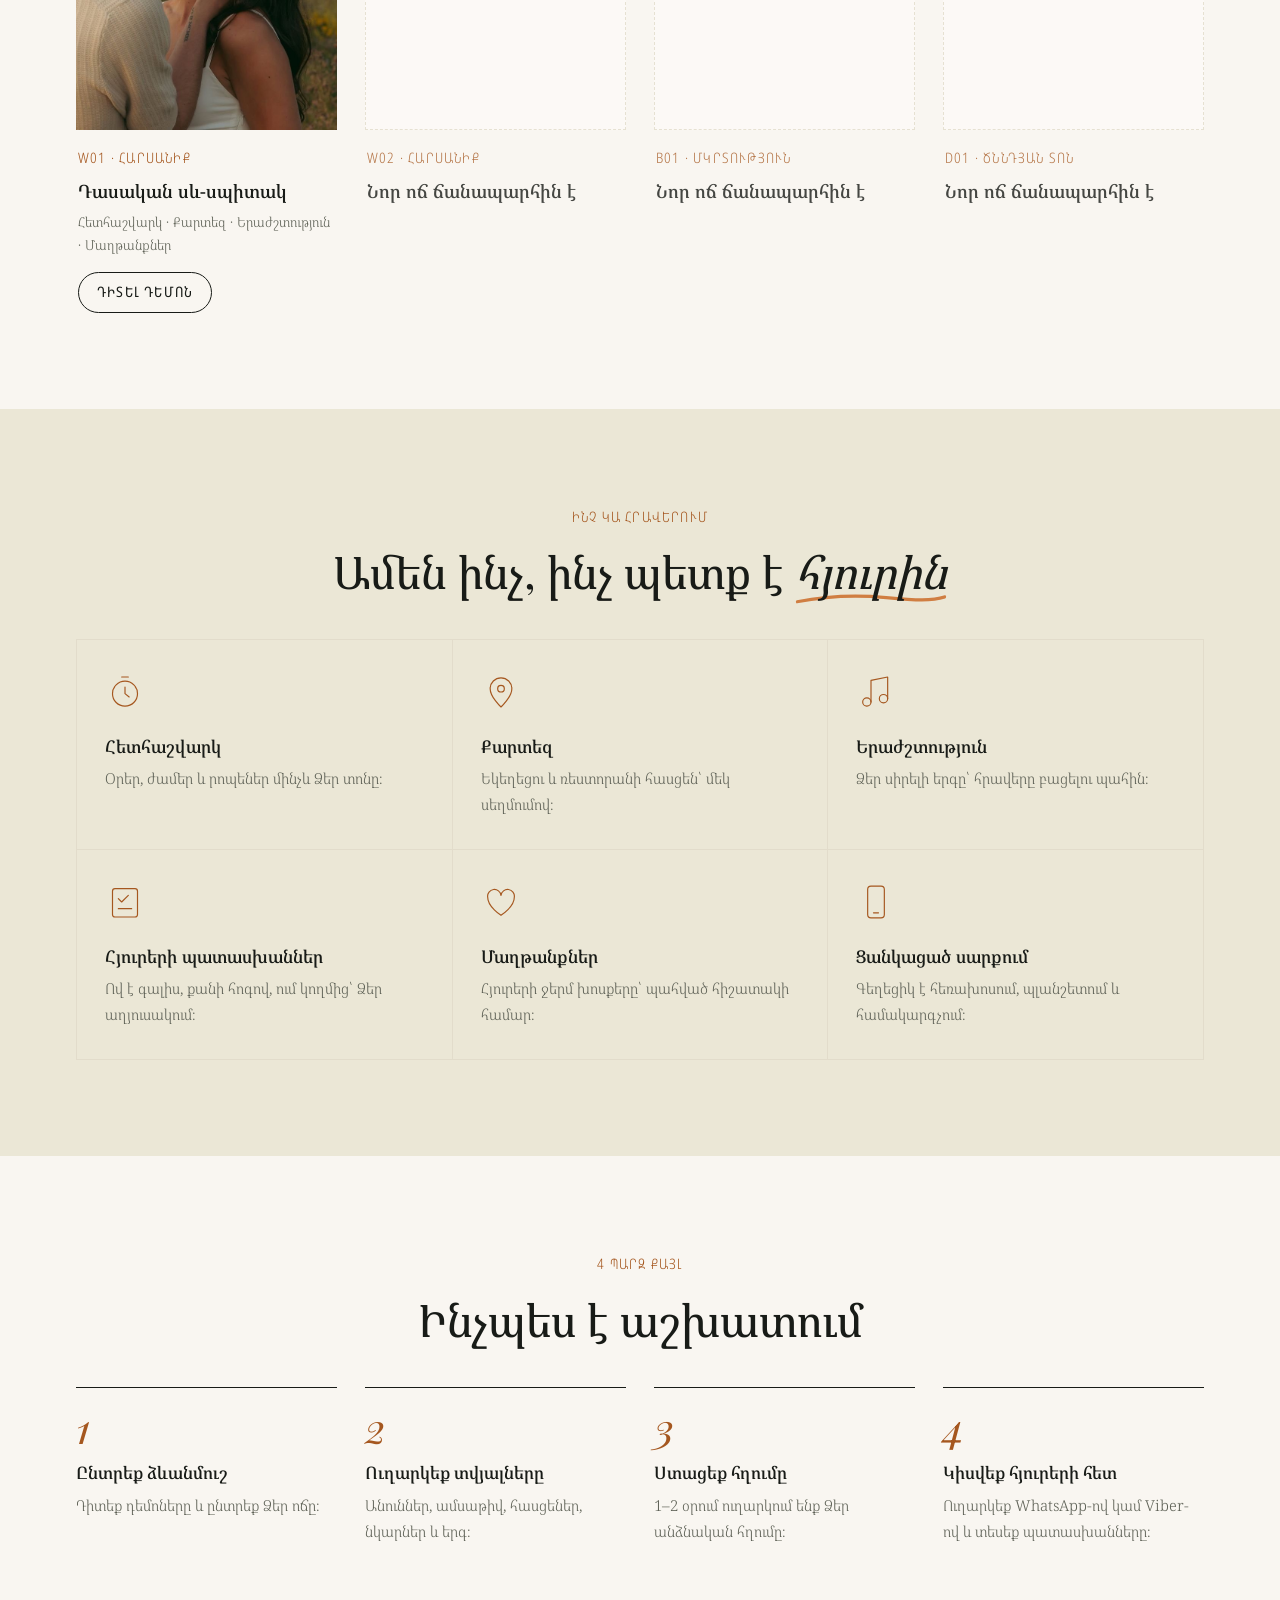
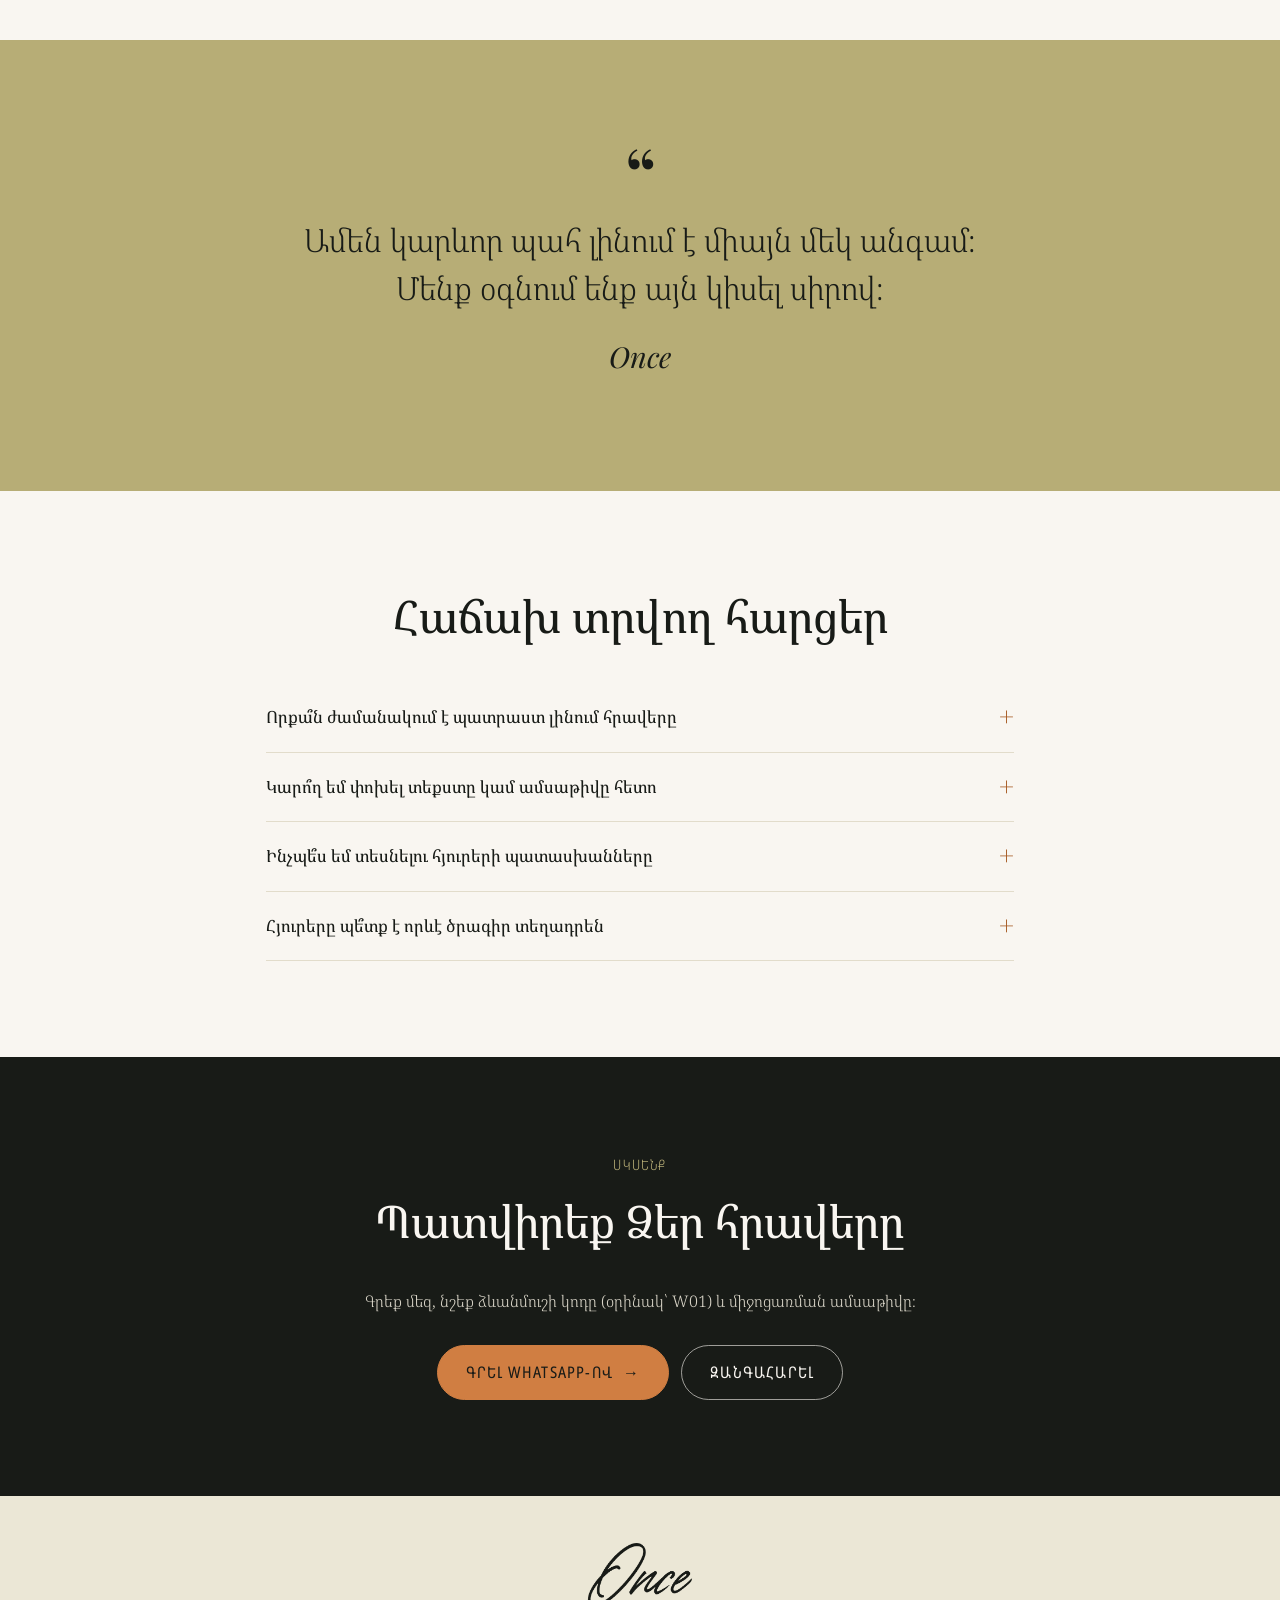
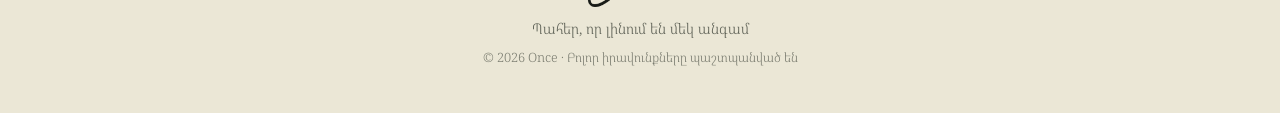
<file: preview-matcha/index.html>
<!DOCTYPE html>
<html lang="hy">
<head>
  <meta charset="UTF-8">
  <meta name="viewport" content="width=device-width, initial-scale=1.0">

  <!-- ===== SEO: վերնագիրը և նկարագրությունը երևում են Google-ում ===== -->
  <title>Once — առցանց հրավիրատոմսեր հարսանիքի, մկրտության և ծննդյան տոնի համար</title>
  <meta name="description" content="Once․ գեղեցիկ առցանց հրավիրատոմսեր՝ հետհաշվարկով, քարտեզով, երաժշտությամբ և հյուրերի պատասխաններով։ Ընտրեք ձևանմուշ, պատրաստ հղումը կստանաք 1–2 օրում։">
  <meta name="theme-color" content="#f9f6f1">
  <link rel="icon" href="../assets/img/logo.svg" type="image/svg+xml">
  <!-- onceinvite.am domain-ը միացնելուց հետո այստեղ և og:image-ում փոխեք հասցեն -->
  <link rel="canonical" href="https://onceinvite.github.io/">
  <!-- ՓՈՐՁՆԱԿԱՆ ԴԻԶԱՅՆ․ Google-ում չի երևում -->
  <meta name="robots" content="noindex">

  <!-- Ինչպես է երևում հղումը WhatsApp-ում, Viber-ում, Facebook-ում -->
  <meta property="og:type" content="website">
  <meta property="og:site_name" content="Once">
  <meta property="og:url" content="https://onceinvite.github.io/">
  <meta property="og:title" content="Once — առցանց հրավիրատոմսեր">
  <meta property="og:description" content="Պահեր, որ լինում են մեկ անգամ։ Հրավեր՝ մեկ հղումով։">
  <meta property="og:image" content="https://onceinvite.github.io/templates/wedding/w01/hero.jpg">

  <!-- Տառատեսակներ -->
  <link rel="preconnect" href="https://fonts.googleapis.com">
  <link rel="preconnect" href="https://fonts.gstatic.com" crossorigin>
  <link href="https://fonts.googleapis.com/css2?family=Playfair+Display:ital,wght@0,400;0,500;0,600;1,400&family=Noto+Serif+Armenian:wght@300;400;500;600&family=Noto+Sans+Armenian:wdth,wght@62.5..100,300..500&display=swap" rel="stylesheet">

  <link rel="stylesheet" href="../assets/css/main.css">
  <!-- Փորձնական ոճ՝ «Մատչա և ցիտրուս» գունապնակ -->
  <link rel="stylesheet" href="../assets/css/preview-matcha.css">
</head>
<body>

  <!-- ============ ՎԵՐԵՎԻ ԺԱՊԱՎԵՆ ============ -->
  <p class="announce">Առցանց հրավիրատոմսեր հարսանիքի, մկրտության և ծննդյան տոնի համար · պատրաստ 1–2 օրում</p>

  <!-- ============ ՎԵՐՆԱՄԱՍ ============ -->
  <!-- Լոգոյի նշանը նույնն է, ինչ assets/img/logo.svg-ում -->
  <header class="site-header">
    <div class="wrap site-header__inner">
      <a href="../" class="logo" aria-label="Once — գլխավոր էջ"><img class="logo__img" src="../assets/img/once-script-forest.png" alt="Once" width="150" height="96"></a>
      <nav class="nav" aria-label="Գլխավոր մենյու">
        <a href="#catalog">Ձևանմուշներ</a>
        <a href="#features">Հնարավորություններ</a>
        <a href="#how">Ինչպես է աշխատում</a>
        <a href="#faq">Հարցեր</a>
        <a href="#order" class="nav__accent">Պատվիրել</a>
      </nav>
    </div>
  </header>

  <main>

    <!-- ============ 1. ԳԼԽԱՎՈՐ ԲԱԺԻՆ՝ դրոշմված թուղթ ============ -->
    <section class="paper-hero">
      <!-- Ֆոնի մեծ դրոշմված «ONCE» բառերը (միայն զարդ է) -->
      <div class="emboss" aria-hidden="true">
        <span>ONCE</span><span>ONCE</span><span>ONCE</span><span>ONCE</span>
      </div>
      <div class="paper-hero__shadow" aria-hidden="true"></div>

      <div class="wrap paper-hero__content">
        <img class="paper-hero__logo" src="../assets/img/once-script-citrus.png" alt="Once" width="753" height="482">
        <h1 class="paper-hero__title">Պահեր, որ լինում են մեկ անգամ</h1>
        <p class="paper-hero__text">Առցանց հրավիրատոմսեր հարսանիքի, մկրտության և ծննդյան տոնի համար</p>
        <div class="hero__buttons">
          <a href="#catalog" class="btn btn--arrow">Ընտրել ձևանմուշ</a>
          <a href="../templates/wedding/w01/" class="btn btn--play" target="_blank" rel="noopener"><span class="btn__circle" aria-hidden="true"></span>Բացել դեմոն</a>
        </div>
      </div>
    </section>

    <!-- ============ 2. ՏՈՆԵՐ (մեծ բառեր) ============ -->
    <section class="occasions" aria-label="Տոներ">
      <div class="wrap occasions__row">
        <a href="#catalog" data-go="wedding">Հարսանիք</a>
        <span class="seed" aria-hidden="true"></span>
        <a href="#catalog" data-go="baptism">Մկրտություն</a>
        <span class="seed" aria-hidden="true"></span>
        <a href="#catalog" data-go="birthday">Ծննդյան տոն</a>
      </div>
    </section>

    <!-- ============ 3. ԿԱՏԵԳՈՐԻԱՆԵՐ ԵՎ ՁԵՎԱՆՄՈՒՇՆԵՐ ============ -->
    <section id="catalog" class="section">
      <div class="wrap">
        <p class="eyebrow eyebrow--center">Կատալոգ</p>
        <h2 class="section__title">Ընտրեք Ձեր ոճը</h2>

        <!-- Կատեգորիայի կոճակներ՝ ֆիլտրում են քարտերը (տես script-ը ներքևում) -->
        <div class="filters" role="group" aria-label="Կատեգորիաներ">
          <button class="filter is-active" type="button" data-filter="all">Բոլորը</button>
          <button class="filter" type="button" data-filter="wedding">Հարսանիք</button>
          <button class="filter" type="button" data-filter="baptism">Մկրտություն</button>
          <button class="filter" type="button" data-filter="birthday">Ծննդյան տոն</button>
        </div>

        <div class="cards">
          <!-- Նոր ձևանմուշ ավելացնելու համար պատճենեք մեկ <article> և փոխեք տվյալները -->
          <article class="card" data-category="wedding">
            <a class="card__img" href="../templates/wedding/w01/" target="_blank" rel="noopener" style="background-image:url('../templates/wedding/w01/hero.jpg')" aria-label="Դիտել W01 դեմոն">
              <span class="card__badge">Դեմո</span>
            </a>
            <div class="card__body">
              <p class="card__code">W01 · Հարսանիք</p>
              <h3 class="card__title">Դասական սև-սպիտակ</h3>
              <p class="card__features">Հետհաշվարկ · Քարտեզ · Երաժշտություն · Մաղթանքներ</p>
              <a class="btn btn--outline btn--small" href="../templates/wedding/w01/" target="_blank" rel="noopener">Դիտել դեմոն</a>
            </div>
          </article>

          <article class="card card--soon" data-category="wedding">
            <div class="card__img card__img--empty"><span class="card__soon">Շուտով</span></div>
            <div class="card__body">
              <p class="card__code">W02 · Հարսանիք</p>
              <h3 class="card__title">Նոր ոճ ճանապարհին է</h3>
            </div>
          </article>

          <article class="card card--soon" data-category="baptism">
            <div class="card__img card__img--empty"><span class="card__soon">Շուտով</span></div>
            <div class="card__body">
              <p class="card__code">B01 · Մկրտություն</p>
              <h3 class="card__title">Նոր ոճ ճանապարհին է</h3>
            </div>
          </article>

          <article class="card card--soon" data-category="birthday">
            <div class="card__img card__img--empty"><span class="card__soon">Շուտով</span></div>
            <div class="card__body">
              <p class="card__code">D01 · Ծննդյան տոն</p>
              <h3 class="card__title">Նոր ոճ ճանապարհին է</h3>
            </div>
          </article>
        </div>
      </div>
    </section>

    <!-- ============ 4. ՀՆԱՐԱՎՈՐՈՒԹՅՈՒՆՆԵՐ ============ -->
    <section id="features" class="section section--tint">
      <div class="wrap">
        <p class="eyebrow eyebrow--center">Ինչ կա հրավերում</p>
        <h2 class="section__title">Ամեն ինչ, ինչ պետք է <span class="scribble">հյուրին</span></h2>
        <div class="features">
          <div class="feature reveal">
            <svg viewBox="0 0 48 48" aria-hidden="true"><circle cx="24" cy="26" r="15"/><path d="M24 18v8l5 4M20 6h8"/></svg>
            <h3>Հետհաշվարկ</h3><p>Օրեր, ժամեր և րոպեներ մինչև Ձեր տոնը։</p>
          </div>
          <div class="feature reveal">
            <svg viewBox="0 0 48 48" aria-hidden="true"><path d="M24 42s-13-12-13-22a13 13 0 0 1 26 0c0 10-13 22-13 22z"/><circle cx="24" cy="20" r="4"/></svg>
            <h3>Քարտեզ</h3><p>Եկեղեցու և ռեստորանի հասցեն՝ մեկ սեղմումով։</p>
          </div>
          <div class="feature reveal">
            <svg viewBox="0 0 48 48" aria-hidden="true"><path d="M18 36V10l20-4v26"/><circle cx="13" cy="36" r="5"/><circle cx="33" cy="32" r="5"/></svg>
            <h3>Երաժշտություն</h3><p>Ձեր սիրելի երգը՝ հրավերը բացելու պահին։</p>
          </div>
          <div class="feature reveal">
            <svg viewBox="0 0 48 48" aria-hidden="true"><rect x="9" y="8" width="30" height="34" rx="3"/><path d="M16 20l4 4 8-8M16 32h16"/></svg>
            <h3>Հյուրերի պատասխաններ</h3><p>Ով է գալիս, քանի հոգով, ում կողմից՝ Ձեր աղյուսակում։</p>
          </div>
          <div class="feature reveal">
            <svg viewBox="0 0 48 48" aria-hidden="true"><path d="M24 40S8 30 8 18a8 8 0 0 1 16-2 8 8 0 0 1 16 2c0 12-16 22-16 22z"/></svg>
            <h3>Մաղթանքներ</h3><p>Հյուրերի ջերմ խոսքերը՝ պահված հիշատակի համար։</p>
          </div>
          <div class="feature reveal">
            <svg viewBox="0 0 48 48" aria-hidden="true"><rect x="14" y="5" width="20" height="38" rx="4"/><path d="M21 37h6"/></svg>
            <h3>Ցանկացած սարքում</h3><p>Գեղեցիկ է հեռախոսում, պլանշետում և համակարգչում։</p>
          </div>
        </div>
      </div>
    </section>

    <!-- ============ 5. ԻՆՉՊԵՍ Է ԱՇԽԱՏՈՒՄ ============ -->
    <section id="how" class="section">
      <div class="wrap">
        <p class="eyebrow eyebrow--center">4 պարզ քայլ</p>
        <h2 class="section__title">Ինչպես է աշխատում</h2>
        <ol class="steps">
          <li class="reveal"><span>1</span><h3>Ընտրեք ձևանմուշ</h3><p>Դիտեք դեմոները և ընտրեք Ձեր ոճը։</p></li>
          <li class="reveal"><span>2</span><h3>Ուղարկեք տվյալները</h3><p>Անուններ, ամսաթիվ, հասցեներ, նկարներ և երգ։</p></li>
          <li class="reveal"><span>3</span><h3>Ստացեք հղումը</h3><p>1–2 օրում ուղարկում ենք Ձեր անձնական հղումը։</p></li>
          <li class="reveal"><span>4</span><h3>Կիսվեք հյուրերի հետ</h3><p>Ուղարկեք WhatsApp-ով կամ Viber-ով և տեսեք պատասխանները։</p></li>
        </ol>
      </div>
    </section>

    <!-- ============ 6. ԲՐԵՆԴԻ ՄՏՔԻՐԸ ============ -->
    <section class="quote">
      <div class="wrap reveal">
        <p class="quote__mark" aria-hidden="true">“</p>
        <p class="quote__text">Ամեն կարևոր պահ լինում է միայն մեկ անգամ։<br>Մենք օգնում ենք այն կիսել սիրով։</p>
        <p class="quote__sign">Once</p>
      </div>
    </section>

    <!-- ============ 7. ՀԱՐՑԵՐ (FAQ) ============ -->
    <!-- <details>-ը բացվում/փակվում է առանց JavaScript-ի -->
    <section id="faq" class="section">
      <div class="wrap faq">
        <h2 class="section__title">Հաճախ տրվող հարցեր</h2>
        <details>
          <summary>Որքա՞ն ժամանակում է պատրաստ լինում հրավերը</summary>
          <p>Սովորաբար 1–2 օրում, երբ ստանում ենք բոլոր տվյալները և նկարները։</p>
        </details>
        <details>
          <summary>Կարո՞ղ եմ փոխել տեքստը կամ ամսաթիվը հետո</summary>
          <p>Այո։ Գրեք մեզ, և մենք կթարմացնենք հրավերը։ Հղումը նույնը կմնա։</p>
        </details>
        <details>
          <summary>Ինչպե՞ս եմ տեսնելու հյուրերի պատասխանները</summary>
          <p>Ձեզ կտրամադրենք Google Sheets աղյուսակ, որտեղ ավտոմատ հայտնվում են բոլոր պատասխաններն ու մաղթանքները։</p>
        </details>
        <details>
          <summary>Հյուրերը պե՞տք է որևէ ծրագիր տեղադրեն</summary>
          <p>Ոչ։ Հրավերը սովորական հղում է, բացվում է ցանկացած հեռախոսում կամ համակարգչում։</p>
        </details>
      </div>
    </section>

    <!-- ============ 8. ՊԱՏՎԻՐԵԼ ============ -->
    <section id="order" class="section section--dark">
      <div class="wrap order">
        <p class="eyebrow eyebrow--center">Սկսենք</p>
        <h2 class="section__title">Պատվիրեք Ձեր հրավերը</h2>
        <p>Գրեք մեզ, նշեք ձևանմուշի կոդը (օրինակ՝ W01) և միջոցառման ամսաթիվը։</p>
        <div class="order__buttons">
          <!-- 374XXXXXXXX-ը փոխարինեք Ձեր WhatsApp համարով (առանց + և բացատների) -->
          <a class="btn btn--light btn--arrow" href="https://wa.me/374XXXXXXXX" target="_blank" rel="noopener">Գրել WhatsApp-ով</a>
          <a class="btn btn--ghost" href="tel:+374XXXXXXXX">Զանգահարել</a>
        </div>
      </div>
    </section>

  </main>

  <footer class="site-footer">
    <div class="wrap site-footer__inner">
      <a href="../" class="logo logo--small" aria-label="Once"><img class="logo__img" src="../assets/img/once-script-forest.png" alt="Once" width="130" height="83"></a>
      <p>Պահեր, որ լինում են մեկ անգամ</p>
      <p class="site-footer__copy">© 2026 Once · Բոլոր իրավունքները պաշտպանված են</p>
    </div>
  </footer>

  <script>
    // ---------- Կատեգորիաների ֆիլտր ----------
    const filters = document.querySelectorAll(".filter");
    const cards = document.querySelectorAll(".card");

    function showCategory(category) {
      filters.forEach((b) => b.classList.toggle("is-active", b.dataset.filter === category));
      cards.forEach((card) => {
        card.hidden = category !== "all" && card.dataset.category !== category;
      });
    }

    filters.forEach((btn) => {
      btn.addEventListener("click", () => showCategory(btn.dataset.filter));
    });

    // «Տոներ» բաժնի քարտերը բացում են կատալոգը արդեն ֆիլտրած
    document.querySelectorAll("[data-go]").forEach((link) => {
      link.addEventListener("click", () => showCategory(link.dataset.go));
    });

    // ---------- Scroll-ի ժամանակ հայտնվելու անիմացիա ----------
    document.documentElement.classList.add("js");
    const items = document.querySelectorAll(".reveal");
    if ("IntersectionObserver" in window) {
      const observer = new IntersectionObserver((entries) => {
        entries.forEach((entry) => {
          if (entry.isIntersecting) {
            entry.target.classList.add("is-visible");
            observer.unobserve(entry.target);
          }
        });
      }, { threshold: 0.15 });
      items.forEach((el) => observer.observe(el));
    } else {
      items.forEach((el) => el.classList.add("is-visible"));
    }
  </script>
</body>
</html>
</file>
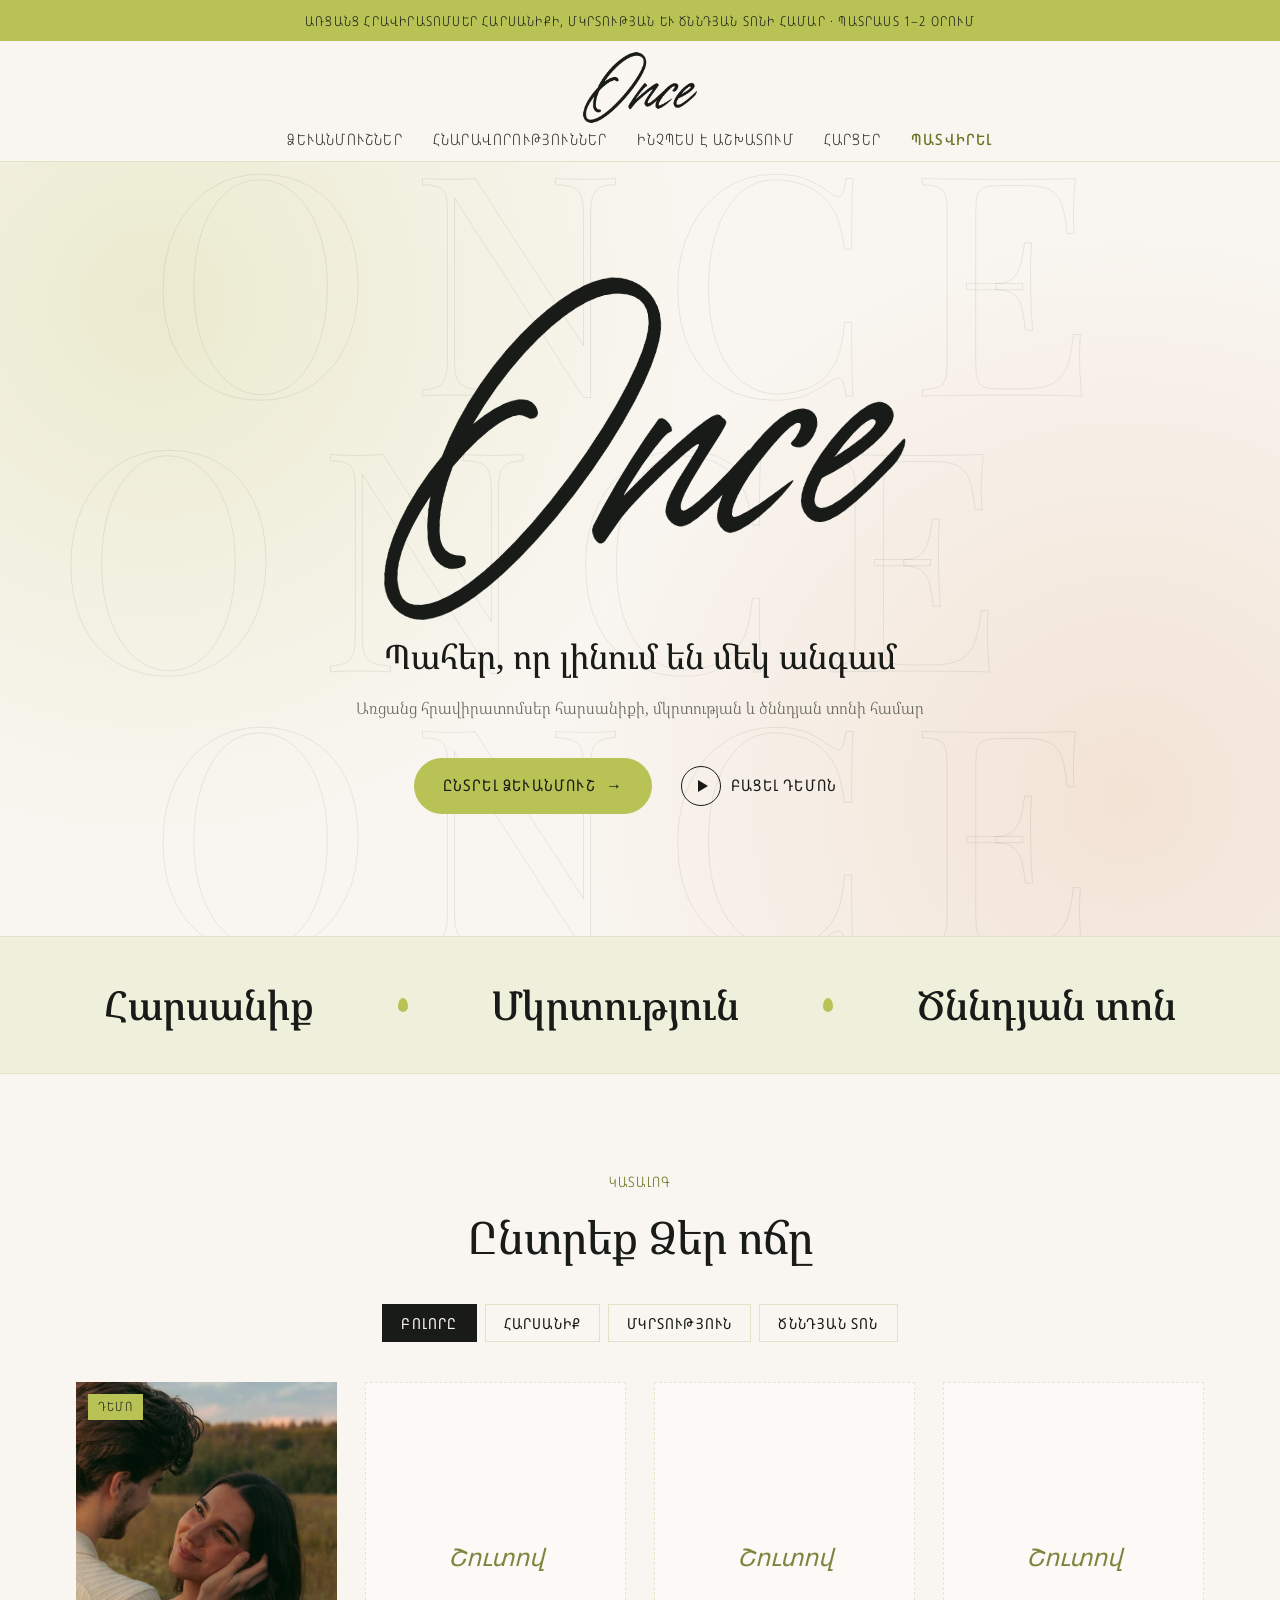
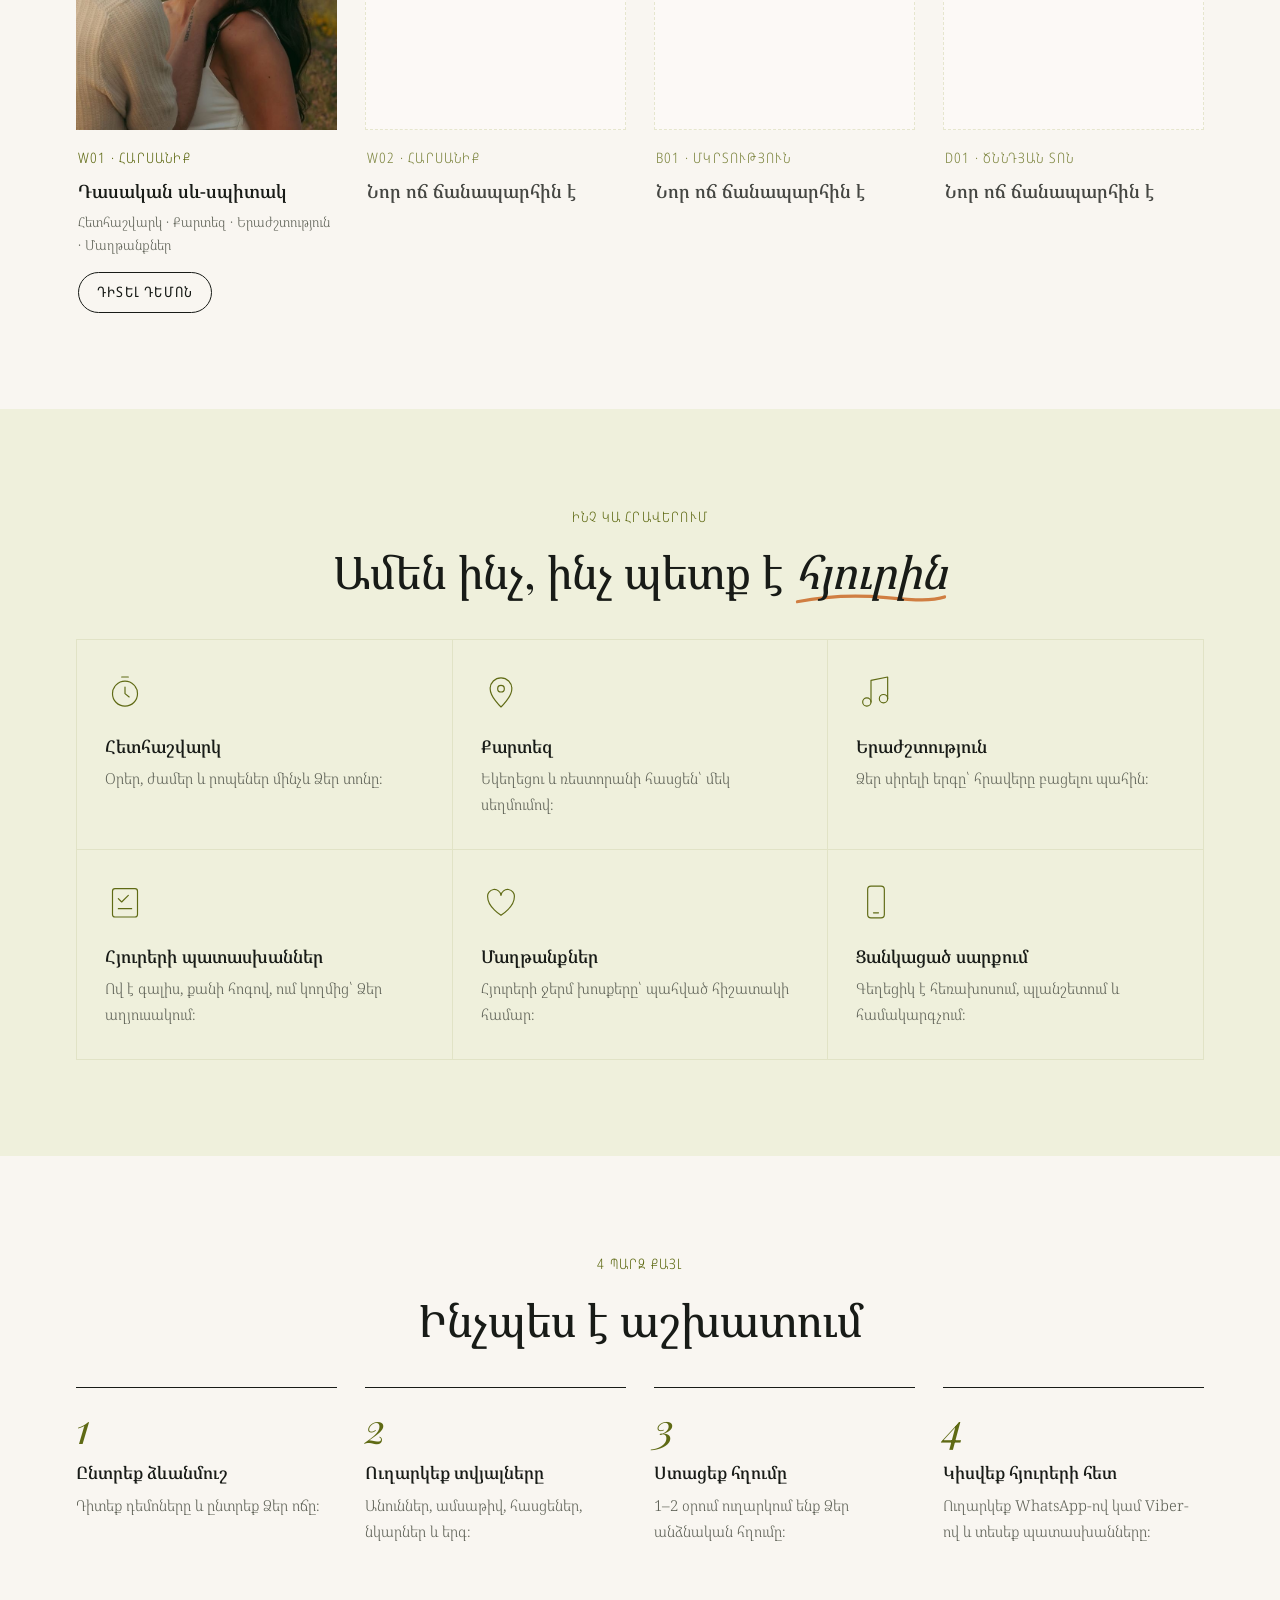
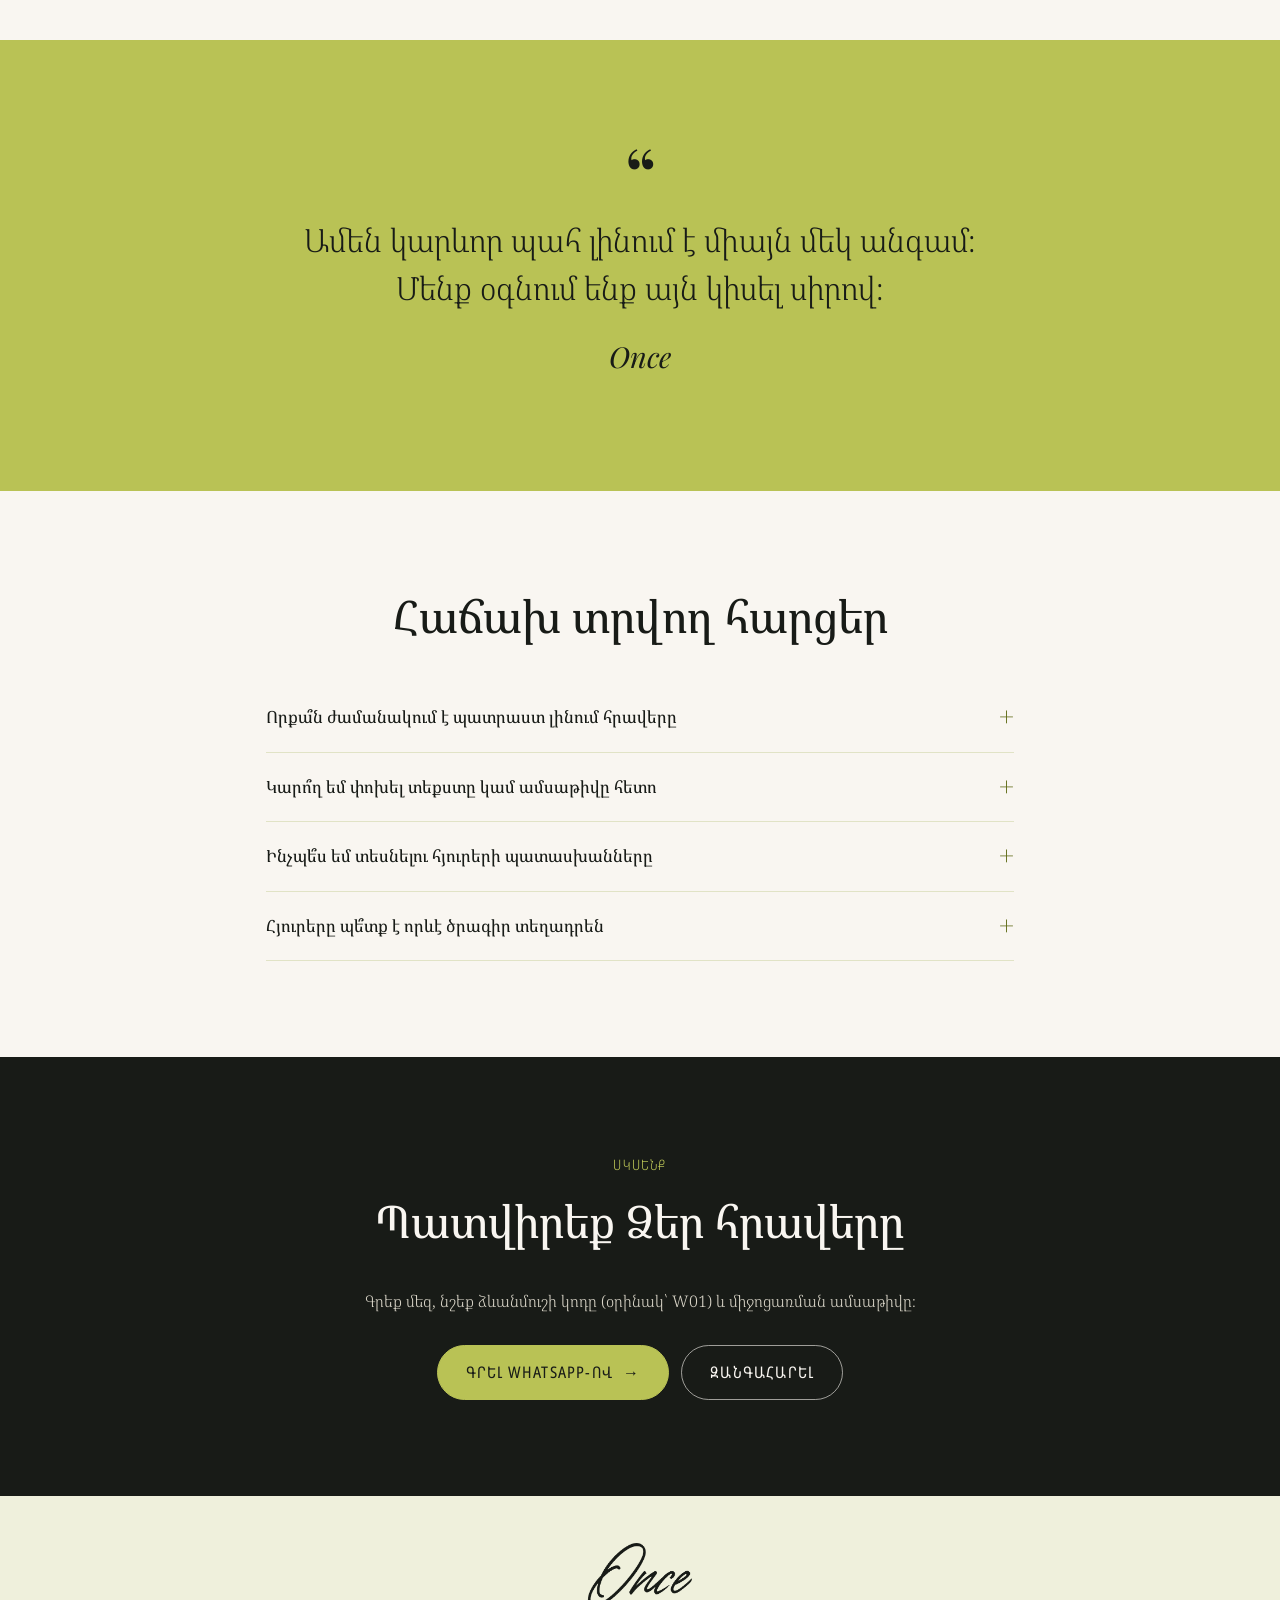
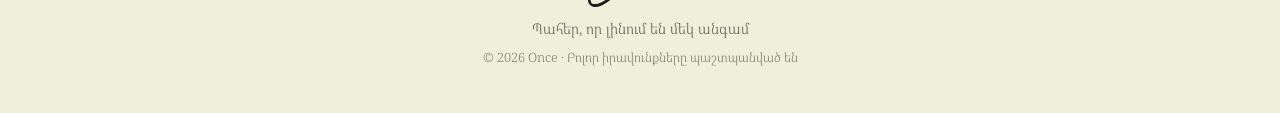
<file: preview-pistachio/index.html>
<!DOCTYPE html>
<html lang="hy">
<head>
  <meta charset="UTF-8">
  <meta name="viewport" content="width=device-width, initial-scale=1.0">

  <!-- ===== SEO: վերնագիրը և նկարագրությունը երևում են Google-ում ===== -->
  <title>Once — առցանց հրավիրատոմսեր հարսանիքի, մկրտության և ծննդյան տոնի համար</title>
  <meta name="description" content="Once․ գեղեցիկ առցանց հրավիրատոմսեր՝ հետհաշվարկով, քարտեզով, երաժշտությամբ և հյուրերի պատասխաններով։ Ընտրեք ձևանմուշ, պատրաստ հղումը կստանաք 1–2 օրում։">
  <meta name="theme-color" content="#f9f6f1">
  <link rel="icon" href="../assets/img/logo.svg" type="image/svg+xml">
  <!-- onceinvite.am domain-ը միացնելուց հետո այստեղ և og:image-ում փոխեք հասցեն -->
  <link rel="canonical" href="https://onceinvite.github.io/">
  <!-- ՓՈՐՁՆԱԿԱՆ ԴԻԶԱՅՆ․ Google-ում չի երևում -->
  <meta name="robots" content="noindex">

  <!-- Ինչպես է երևում հղումը WhatsApp-ում, Viber-ում, Facebook-ում -->
  <meta property="og:type" content="website">
  <meta property="og:site_name" content="Once">
  <meta property="og:url" content="https://onceinvite.github.io/">
  <meta property="og:title" content="Once — առցանց հրավիրատոմսեր">
  <meta property="og:description" content="Պահեր, որ լինում են մեկ անգամ։ Հրավեր՝ մեկ հղումով։">
  <meta property="og:image" content="https://onceinvite.github.io/templates/wedding/w01/hero.jpg">

  <!-- Տառատեսակներ -->
  <link rel="preconnect" href="https://fonts.googleapis.com">
  <link rel="preconnect" href="https://fonts.gstatic.com" crossorigin>
  <link href="https://fonts.googleapis.com/css2?family=Playfair+Display:ital,wght@0,400;0,500;0,600;1,400&family=Noto+Serif+Armenian:wght@300;400;500;600&family=Noto+Sans+Armenian:wdth,wght@62.5..100,300..500&display=swap" rel="stylesheet">

  <link rel="stylesheet" href="../assets/css/main.css">
  <!-- Փորձնական ոճ՝ «Պիստակ» գունապնակ -->
  <link rel="stylesheet" href="../assets/css/preview-pistachio.css">
</head>
<body>

  <!-- ============ ՎԵՐԵՎԻ ԺԱՊԱՎԵՆ ============ -->
  <p class="announce">Առցանց հրավիրատոմսեր հարսանիքի, մկրտության և ծննդյան տոնի համար · պատրաստ 1–2 օրում</p>

  <!-- ============ ՎԵՐՆԱՄԱՍ ============ -->
  <!-- Լոգոյի նշանը նույնն է, ինչ assets/img/logo.svg-ում -->
  <header class="site-header">
    <div class="wrap site-header__inner">
      <a href="../" class="logo" aria-label="Once — գլխավոր էջ"><img class="logo__img" src="../assets/img/once-script-forest.png" alt="Once" width="150" height="96"></a>
      <nav class="nav" aria-label="Գլխավոր մենյու">
        <a href="#catalog">Ձևանմուշներ</a>
        <a href="#features">Հնարավորություններ</a>
        <a href="#how">Ինչպես է աշխատում</a>
        <a href="#faq">Հարցեր</a>
        <a href="#order" class="nav__accent">Պատվիրել</a>
      </nav>
    </div>
  </header>

  <main>

    <!-- ============ 1. ԳԼԽԱՎՈՐ ԲԱԺԻՆ՝ դրոշմված թուղթ ============ -->
    <section class="paper-hero">
      <!-- Ֆոնի մեծ դրոշմված «ONCE» բառերը (միայն զարդ է) -->
      <div class="emboss" aria-hidden="true">
        <span>ONCE</span><span>ONCE</span><span>ONCE</span><span>ONCE</span>
      </div>
      <div class="paper-hero__shadow" aria-hidden="true"></div>

      <div class="wrap paper-hero__content">
        <img class="paper-hero__logo" src="../assets/img/once-script-forest.png" alt="Once" width="753" height="482">
        <h1 class="paper-hero__title">Պահեր, որ լինում են մեկ անգամ</h1>
        <p class="paper-hero__text">Առցանց հրավիրատոմսեր հարսանիքի, մկրտության և ծննդյան տոնի համար</p>
        <div class="hero__buttons">
          <a href="#catalog" class="btn btn--arrow">Ընտրել ձևանմուշ</a>
          <a href="../templates/wedding/w01/" class="btn btn--play" target="_blank" rel="noopener"><span class="btn__circle" aria-hidden="true"></span>Բացել դեմոն</a>
        </div>
      </div>
    </section>

    <!-- ============ 2. ՏՈՆԵՐ (մեծ բառեր) ============ -->
    <section class="occasions" aria-label="Տոներ">
      <div class="wrap occasions__row">
        <a href="#catalog" data-go="wedding">Հարսանիք</a>
        <span class="seed" aria-hidden="true"></span>
        <a href="#catalog" data-go="baptism">Մկրտություն</a>
        <span class="seed" aria-hidden="true"></span>
        <a href="#catalog" data-go="birthday">Ծննդյան տոն</a>
      </div>
    </section>

    <!-- ============ 3. ԿԱՏԵԳՈՐԻԱՆԵՐ ԵՎ ՁԵՎԱՆՄՈՒՇՆԵՐ ============ -->
    <section id="catalog" class="section">
      <div class="wrap">
        <p class="eyebrow eyebrow--center">Կատալոգ</p>
        <h2 class="section__title">Ընտրեք Ձեր ոճը</h2>

        <!-- Կատեգորիայի կոճակներ՝ ֆիլտրում են քարտերը (տես script-ը ներքևում) -->
        <div class="filters" role="group" aria-label="Կատեգորիաներ">
          <button class="filter is-active" type="button" data-filter="all">Բոլորը</button>
          <button class="filter" type="button" data-filter="wedding">Հարսանիք</button>
          <button class="filter" type="button" data-filter="baptism">Մկրտություն</button>
          <button class="filter" type="button" data-filter="birthday">Ծննդյան տոն</button>
        </div>

        <div class="cards">
          <!-- Նոր ձևանմուշ ավելացնելու համար պատճենեք մեկ <article> և փոխեք տվյալները -->
          <article class="card" data-category="wedding">
            <a class="card__img" href="../templates/wedding/w01/" target="_blank" rel="noopener" style="background-image:url('../templates/wedding/w01/hero.jpg')" aria-label="Դիտել W01 դեմոն">
              <span class="card__badge">Դեմո</span>
            </a>
            <div class="card__body">
              <p class="card__code">W01 · Հարսանիք</p>
              <h3 class="card__title">Դասական սև-սպիտակ</h3>
              <p class="card__features">Հետհաշվարկ · Քարտեզ · Երաժշտություն · Մաղթանքներ</p>
              <a class="btn btn--outline btn--small" href="../templates/wedding/w01/" target="_blank" rel="noopener">Դիտել դեմոն</a>
            </div>
          </article>

          <article class="card card--soon" data-category="wedding">
            <div class="card__img card__img--empty"><span class="card__soon">Շուտով</span></div>
            <div class="card__body">
              <p class="card__code">W02 · Հարսանիք</p>
              <h3 class="card__title">Նոր ոճ ճանապարհին է</h3>
            </div>
          </article>

          <article class="card card--soon" data-category="baptism">
            <div class="card__img card__img--empty"><span class="card__soon">Շուտով</span></div>
            <div class="card__body">
              <p class="card__code">B01 · Մկրտություն</p>
              <h3 class="card__title">Նոր ոճ ճանապարհին է</h3>
            </div>
          </article>

          <article class="card card--soon" data-category="birthday">
            <div class="card__img card__img--empty"><span class="card__soon">Շուտով</span></div>
            <div class="card__body">
              <p class="card__code">D01 · Ծննդյան տոն</p>
              <h3 class="card__title">Նոր ոճ ճանապարհին է</h3>
            </div>
          </article>
        </div>
      </div>
    </section>

    <!-- ============ 4. ՀՆԱՐԱՎՈՐՈՒԹՅՈՒՆՆԵՐ ============ -->
    <section id="features" class="section section--tint">
      <div class="wrap">
        <p class="eyebrow eyebrow--center">Ինչ կա հրավերում</p>
        <h2 class="section__title">Ամեն ինչ, ինչ պետք է <span class="scribble">հյուրին</span></h2>
        <div class="features">
          <div class="feature reveal">
            <svg viewBox="0 0 48 48" aria-hidden="true"><circle cx="24" cy="26" r="15"/><path d="M24 18v8l5 4M20 6h8"/></svg>
            <h3>Հետհաշվարկ</h3><p>Օրեր, ժամեր և րոպեներ մինչև Ձեր տոնը։</p>
          </div>
          <div class="feature reveal">
            <svg viewBox="0 0 48 48" aria-hidden="true"><path d="M24 42s-13-12-13-22a13 13 0 0 1 26 0c0 10-13 22-13 22z"/><circle cx="24" cy="20" r="4"/></svg>
            <h3>Քարտեզ</h3><p>Եկեղեցու և ռեստորանի հասցեն՝ մեկ սեղմումով։</p>
          </div>
          <div class="feature reveal">
            <svg viewBox="0 0 48 48" aria-hidden="true"><path d="M18 36V10l20-4v26"/><circle cx="13" cy="36" r="5"/><circle cx="33" cy="32" r="5"/></svg>
            <h3>Երաժշտություն</h3><p>Ձեր սիրելի երգը՝ հրավերը բացելու պահին։</p>
          </div>
          <div class="feature reveal">
            <svg viewBox="0 0 48 48" aria-hidden="true"><rect x="9" y="8" width="30" height="34" rx="3"/><path d="M16 20l4 4 8-8M16 32h16"/></svg>
            <h3>Հյուրերի պատասխաններ</h3><p>Ով է գալիս, քանի հոգով, ում կողմից՝ Ձեր աղյուսակում։</p>
          </div>
          <div class="feature reveal">
            <svg viewBox="0 0 48 48" aria-hidden="true"><path d="M24 40S8 30 8 18a8 8 0 0 1 16-2 8 8 0 0 1 16 2c0 12-16 22-16 22z"/></svg>
            <h3>Մաղթանքներ</h3><p>Հյուրերի ջերմ խոսքերը՝ պահված հիշատակի համար։</p>
          </div>
          <div class="feature reveal">
            <svg viewBox="0 0 48 48" aria-hidden="true"><rect x="14" y="5" width="20" height="38" rx="4"/><path d="M21 37h6"/></svg>
            <h3>Ցանկացած սարքում</h3><p>Գեղեցիկ է հեռախոսում, պլանշետում և համակարգչում։</p>
          </div>
        </div>
      </div>
    </section>

    <!-- ============ 5. ԻՆՉՊԵՍ Է ԱՇԽԱՏՈՒՄ ============ -->
    <section id="how" class="section">
      <div class="wrap">
        <p class="eyebrow eyebrow--center">4 պարզ քայլ</p>
        <h2 class="section__title">Ինչպես է աշխատում</h2>
        <ol class="steps">
          <li class="reveal"><span>1</span><h3>Ընտրեք ձևանմուշ</h3><p>Դիտեք դեմոները և ընտրեք Ձեր ոճը։</p></li>
          <li class="reveal"><span>2</span><h3>Ուղարկեք տվյալները</h3><p>Անուններ, ամսաթիվ, հասցեներ, նկարներ և երգ։</p></li>
          <li class="reveal"><span>3</span><h3>Ստացեք հղումը</h3><p>1–2 օրում ուղարկում ենք Ձեր անձնական հղումը։</p></li>
          <li class="reveal"><span>4</span><h3>Կիսվեք հյուրերի հետ</h3><p>Ուղարկեք WhatsApp-ով կամ Viber-ով և տեսեք պատասխանները։</p></li>
        </ol>
      </div>
    </section>

    <!-- ============ 6. ԲՐԵՆԴԻ ՄՏՔԻՐԸ ============ -->
    <section class="quote">
      <div class="wrap reveal">
        <p class="quote__mark" aria-hidden="true">“</p>
        <p class="quote__text">Ամեն կարևոր պահ լինում է միայն մեկ անգամ։<br>Մենք օգնում ենք այն կիսել սիրով։</p>
        <p class="quote__sign">Once</p>
      </div>
    </section>

    <!-- ============ 7. ՀԱՐՑԵՐ (FAQ) ============ -->
    <!-- <details>-ը բացվում/փակվում է առանց JavaScript-ի -->
    <section id="faq" class="section">
      <div class="wrap faq">
        <h2 class="section__title">Հաճախ տրվող հարցեր</h2>
        <details>
          <summary>Որքա՞ն ժամանակում է պատրաստ լինում հրավերը</summary>
          <p>Սովորաբար 1–2 օրում, երբ ստանում ենք բոլոր տվյալները և նկարները։</p>
        </details>
        <details>
          <summary>Կարո՞ղ եմ փոխել տեքստը կամ ամսաթիվը հետո</summary>
          <p>Այո։ Գրեք մեզ, և մենք կթարմացնենք հրավերը։ Հղումը նույնը կմնա։</p>
        </details>
        <details>
          <summary>Ինչպե՞ս եմ տեսնելու հյուրերի պատասխանները</summary>
          <p>Ձեզ կտրամադրենք Google Sheets աղյուսակ, որտեղ ավտոմատ հայտնվում են բոլոր պատասխաններն ու մաղթանքները։</p>
        </details>
        <details>
          <summary>Հյուրերը պե՞տք է որևէ ծրագիր տեղադրեն</summary>
          <p>Ոչ։ Հրավերը սովորական հղում է, բացվում է ցանկացած հեռախոսում կամ համակարգչում։</p>
        </details>
      </div>
    </section>

    <!-- ============ 8. ՊԱՏՎԻՐԵԼ ============ -->
    <section id="order" class="section section--dark">
      <div class="wrap order">
        <p class="eyebrow eyebrow--center">Սկսենք</p>
        <h2 class="section__title">Պատվիրեք Ձեր հրավերը</h2>
        <p>Գրեք մեզ, նշեք ձևանմուշի կոդը (օրինակ՝ W01) և միջոցառման ամսաթիվը։</p>
        <div class="order__buttons">
          <!-- 374XXXXXXXX-ը փոխարինեք Ձեր WhatsApp համարով (առանց + և բացատների) -->
          <a class="btn btn--light btn--arrow" href="https://wa.me/374XXXXXXXX" target="_blank" rel="noopener">Գրել WhatsApp-ով</a>
          <a class="btn btn--ghost" href="tel:+374XXXXXXXX">Զանգահարել</a>
        </div>
      </div>
    </section>

  </main>

  <footer class="site-footer">
    <div class="wrap site-footer__inner">
      <a href="../" class="logo logo--small" aria-label="Once"><img class="logo__img" src="../assets/img/once-script-forest.png" alt="Once" width="130" height="83"></a>
      <p>Պահեր, որ լինում են մեկ անգամ</p>
      <p class="site-footer__copy">© 2026 Once · Բոլոր իրավունքները պաշտպանված են</p>
    </div>
  </footer>

  <script>
    // ---------- Կատեգորիաների ֆիլտր ----------
    const filters = document.querySelectorAll(".filter");
    const cards = document.querySelectorAll(".card");

    function showCategory(category) {
      filters.forEach((b) => b.classList.toggle("is-active", b.dataset.filter === category));
      cards.forEach((card) => {
        card.hidden = category !== "all" && card.dataset.category !== category;
      });
    }

    filters.forEach((btn) => {
      btn.addEventListener("click", () => showCategory(btn.dataset.filter));
    });

    // «Տոներ» բաժնի քարտերը բացում են կատալոգը արդեն ֆիլտրած
    document.querySelectorAll("[data-go]").forEach((link) => {
      link.addEventListener("click", () => showCategory(link.dataset.go));
    });

    // ---------- Scroll-ի ժամանակ հայտնվելու անիմացիա ----------
    document.documentElement.classList.add("js");
    const items = document.querySelectorAll(".reveal");
    if ("IntersectionObserver" in window) {
      const observer = new IntersectionObserver((entries) => {
        entries.forEach((entry) => {
          if (entry.isIntersecting) {
            entry.target.classList.add("is-visible");
            observer.unobserve(entry.target);
          }
        });
      }, { threshold: 0.15 });
      items.forEach((el) => observer.observe(el));
    } else {
      items.forEach((el) => el.classList.add("is-visible"));
    }
  </script>
</body>
</html>
</file>
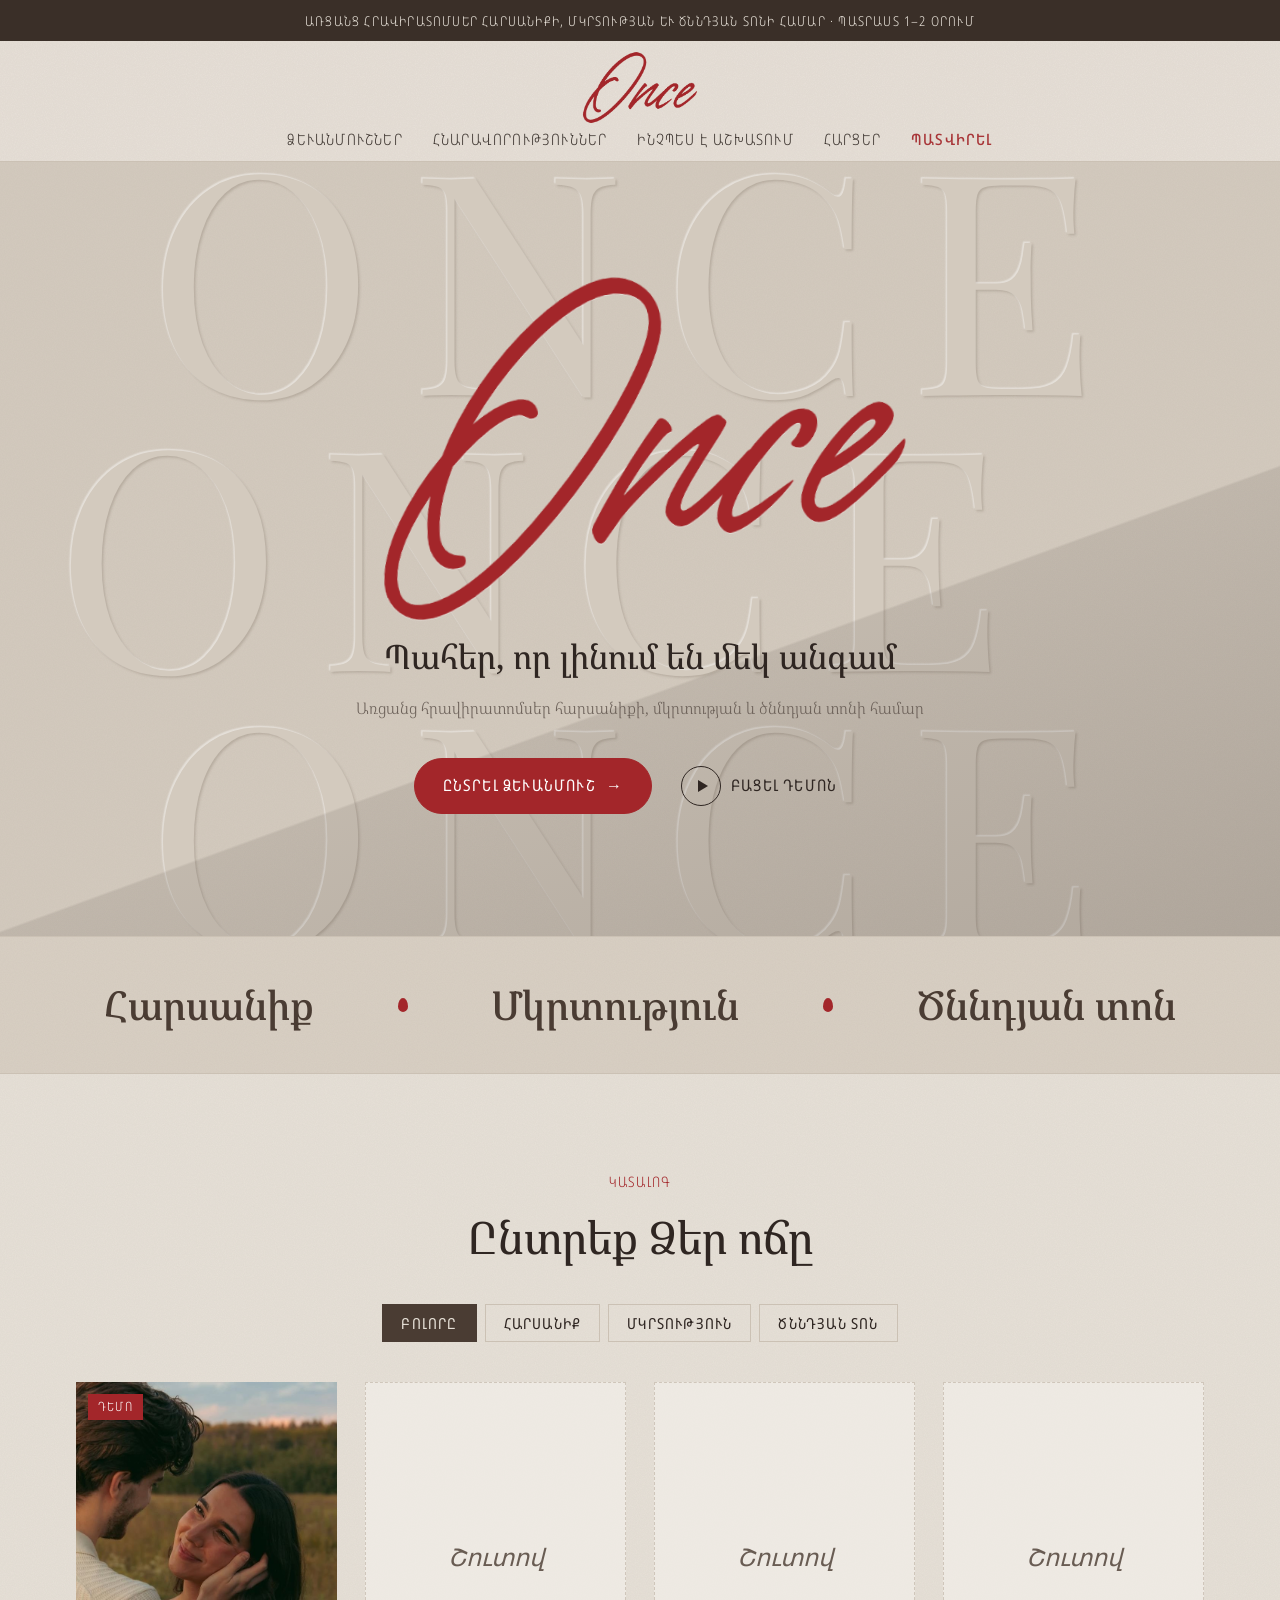
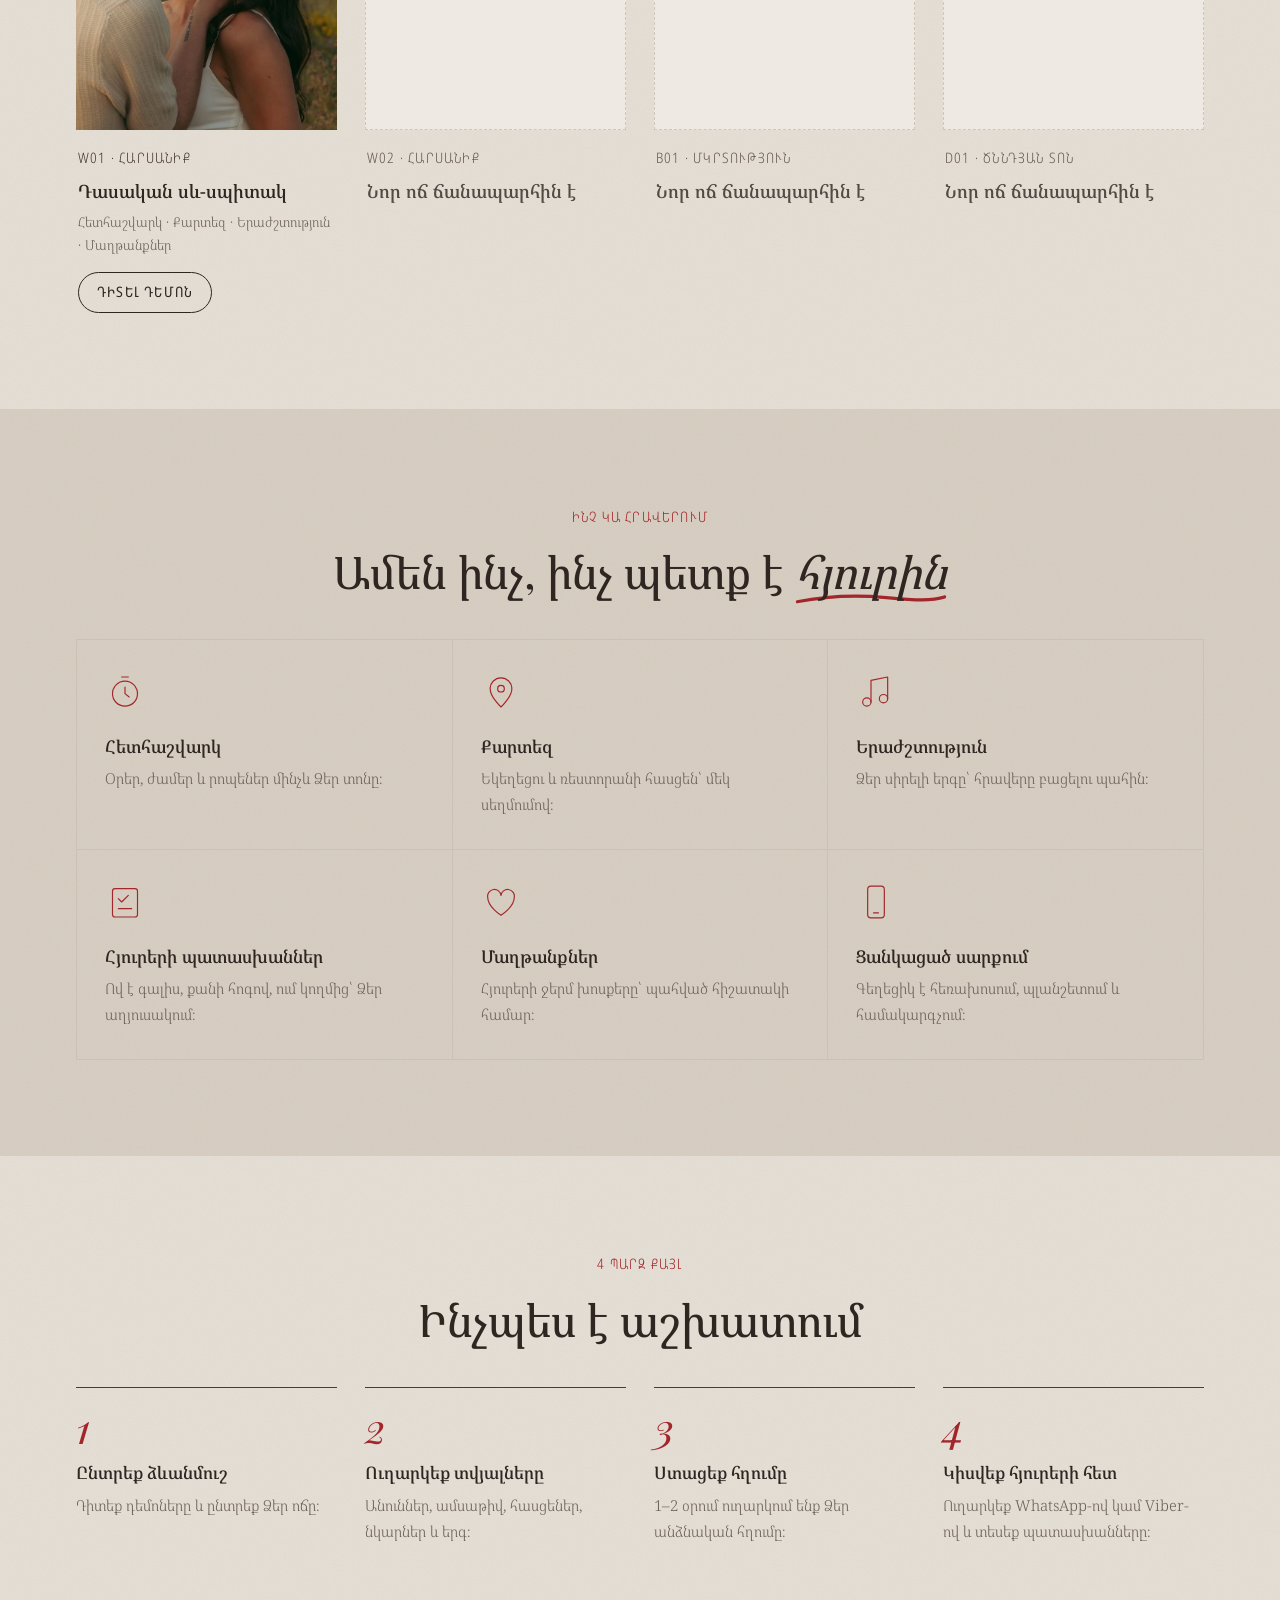
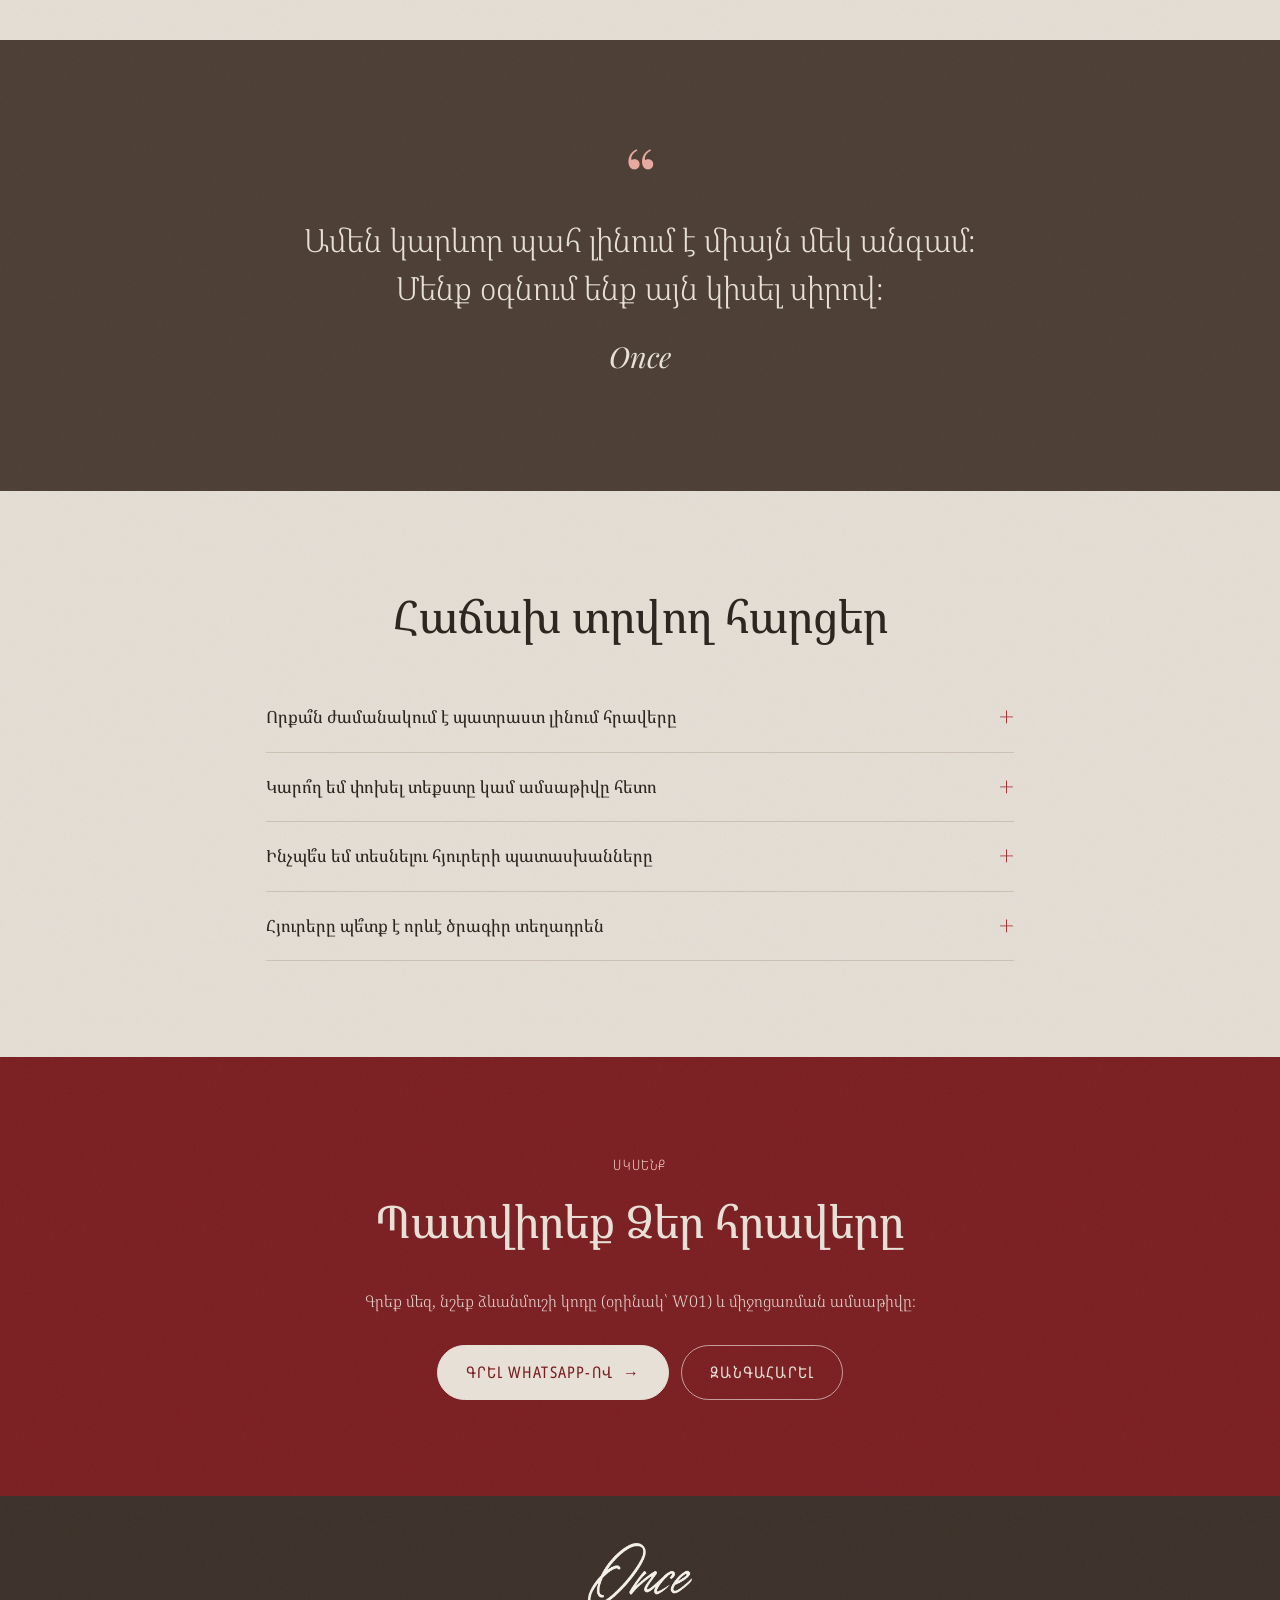
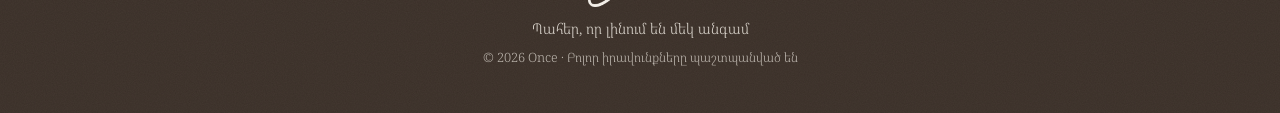
<file: preview/index.html>
<!DOCTYPE html>
<html lang="hy">
<head>
  <meta charset="UTF-8">
  <meta name="viewport" content="width=device-width, initial-scale=1.0">

  <!-- ===== SEO: վերնագիրը և նկարագրությունը երևում են Google-ում ===== -->
  <title>Once — առցանց հրավիրատոմսեր հարսանիքի, մկրտության և ծննդյան տոնի համար</title>
  <meta name="description" content="Once․ գեղեցիկ առցանց հրավիրատոմսեր՝ հետհաշվարկով, քարտեզով, երաժշտությամբ և հյուրերի պատասխաններով։ Ընտրեք ձևանմուշ, պատրաստ հղումը կստանաք 1–2 օրում։">
  <meta name="theme-color" content="#3d3029">
  <link rel="icon" href="../assets/img/logo.svg" type="image/svg+xml">
  <!-- onceinvite.am domain-ը միացնելուց հետո այստեղ և og:image-ում փոխեք հասցեն -->
  <link rel="canonical" href="https://onceinvite.github.io/">
  <!-- ՓՈՐՁՆԱԿԱՆ ԴԻԶԱՅՆ․ Google-ում չի երևում -->
  <meta name="robots" content="noindex">

  <!-- Ինչպես է երևում հղումը WhatsApp-ում, Viber-ում, Facebook-ում -->
  <meta property="og:type" content="website">
  <meta property="og:site_name" content="Once">
  <meta property="og:url" content="https://onceinvite.github.io/">
  <meta property="og:title" content="Once — առցանց հրավիրատոմսեր">
  <meta property="og:description" content="Պահեր, որ լինում են մեկ անգամ։ Հրավեր՝ մեկ հղումով։">
  <meta property="og:image" content="https://onceinvite.github.io/templates/wedding/w01/hero.jpg">

  <!-- Տառատեսակներ -->
  <link rel="preconnect" href="https://fonts.googleapis.com">
  <link rel="preconnect" href="https://fonts.gstatic.com" crossorigin>
  <link href="https://fonts.googleapis.com/css2?family=Playfair+Display:ital,wght@0,400;0,500;0,600;1,400&family=Noto+Serif+Armenian:wght@300;400;500;600&family=Noto+Sans+Armenian:wdth,wght@62.5..100,300..500&display=swap" rel="stylesheet">

  <link rel="stylesheet" href="../assets/css/main.css">
  <!-- Փորձնական ոճ՝ մոխրավուն թուղթ և կարմիր ձեռագիր -->
  <link rel="stylesheet" href="../assets/css/preview-paper.css">
</head>
<body>

  <!-- ============ ՎԵՐԵՎԻ ԺԱՊԱՎԵՆ ============ -->
  <p class="announce">Առցանց հրավիրատոմսեր հարսանիքի, մկրտության և ծննդյան տոնի համար · պատրաստ 1–2 օրում</p>

  <!-- ============ ՎԵՐՆԱՄԱՍ ============ -->
  <!-- Լոգոյի նշանը նույնն է, ինչ assets/img/logo.svg-ում -->
  <header class="site-header">
    <div class="wrap site-header__inner">
      <a href="../" class="logo" aria-label="Once — գլխավոր էջ"><img class="logo__img" src="../assets/img/once-script.png" alt="Once" width="150" height="96"></a>
      <nav class="nav" aria-label="Գլխավոր մենյու">
        <a href="#catalog">Ձևանմուշներ</a>
        <a href="#features">Հնարավորություններ</a>
        <a href="#how">Ինչպես է աշխատում</a>
        <a href="#faq">Հարցեր</a>
        <a href="#order" class="nav__accent">Պատվիրել</a>
      </nav>
    </div>
  </header>

  <main>

    <!-- ============ 1. ԳԼԽԱՎՈՐ ԲԱԺԻՆ՝ դրոշմված թուղթ ============ -->
    <section class="paper-hero">
      <!-- Ֆոնի մեծ դրոշմված «ONCE» բառերը (միայն զարդ է) -->
      <div class="emboss" aria-hidden="true">
        <span>ONCE</span><span>ONCE</span><span>ONCE</span><span>ONCE</span>
      </div>
      <div class="paper-hero__shadow" aria-hidden="true"></div>

      <div class="wrap paper-hero__content">
        <img class="paper-hero__logo" src="../assets/img/once-script.png" alt="Once" width="753" height="482">
        <h1 class="paper-hero__title">Պահեր, որ լինում են մեկ անգամ</h1>
        <p class="paper-hero__text">Առցանց հրավիրատոմսեր հարսանիքի, մկրտության և ծննդյան տոնի համար</p>
        <div class="hero__buttons">
          <a href="#catalog" class="btn btn--arrow">Ընտրել ձևանմուշ</a>
          <a href="../templates/wedding/w01/" class="btn btn--play" target="_blank" rel="noopener"><span class="btn__circle" aria-hidden="true"></span>Բացել դեմոն</a>
        </div>
      </div>
    </section>

    <!-- ============ 2. ՏՈՆԵՐ (մեծ բառեր) ============ -->
    <section class="occasions" aria-label="Տոներ">
      <div class="wrap occasions__row">
        <a href="#catalog" data-go="wedding">Հարսանիք</a>
        <span class="seed" aria-hidden="true"></span>
        <a href="#catalog" data-go="baptism">Մկրտություն</a>
        <span class="seed" aria-hidden="true"></span>
        <a href="#catalog" data-go="birthday">Ծննդյան տոն</a>
      </div>
    </section>

    <!-- ============ 3. ԿԱՏԵԳՈՐԻԱՆԵՐ ԵՎ ՁԵՎԱՆՄՈՒՇՆԵՐ ============ -->
    <section id="catalog" class="section">
      <div class="wrap">
        <p class="eyebrow eyebrow--center">Կատալոգ</p>
        <h2 class="section__title">Ընտրեք Ձեր ոճը</h2>

        <!-- Կատեգորիայի կոճակներ՝ ֆիլտրում են քարտերը (տես script-ը ներքևում) -->
        <div class="filters" role="group" aria-label="Կատեգորիաներ">
          <button class="filter is-active" type="button" data-filter="all">Բոլորը</button>
          <button class="filter" type="button" data-filter="wedding">Հարսանիք</button>
          <button class="filter" type="button" data-filter="baptism">Մկրտություն</button>
          <button class="filter" type="button" data-filter="birthday">Ծննդյան տոն</button>
        </div>

        <div class="cards">
          <!-- Նոր ձևանմուշ ավելացնելու համար պատճենեք մեկ <article> և փոխեք տվյալները -->
          <article class="card" data-category="wedding">
            <a class="card__img" href="../templates/wedding/w01/" target="_blank" rel="noopener" style="background-image:url('../templates/wedding/w01/hero.jpg')" aria-label="Դիտել W01 դեմոն">
              <span class="card__badge">Դեմո</span>
            </a>
            <div class="card__body">
              <p class="card__code">W01 · Հարսանիք</p>
              <h3 class="card__title">Դասական սև-սպիտակ</h3>
              <p class="card__features">Հետհաշվարկ · Քարտեզ · Երաժշտություն · Մաղթանքներ</p>
              <a class="btn btn--outline btn--small" href="../templates/wedding/w01/" target="_blank" rel="noopener">Դիտել դեմոն</a>
            </div>
          </article>

          <article class="card card--soon" data-category="wedding">
            <div class="card__img card__img--empty"><span class="card__soon">Շուտով</span></div>
            <div class="card__body">
              <p class="card__code">W02 · Հարսանիք</p>
              <h3 class="card__title">Նոր ոճ ճանապարհին է</h3>
            </div>
          </article>

          <article class="card card--soon" data-category="baptism">
            <div class="card__img card__img--empty"><span class="card__soon">Շուտով</span></div>
            <div class="card__body">
              <p class="card__code">B01 · Մկրտություն</p>
              <h3 class="card__title">Նոր ոճ ճանապարհին է</h3>
            </div>
          </article>

          <article class="card card--soon" data-category="birthday">
            <div class="card__img card__img--empty"><span class="card__soon">Շուտով</span></div>
            <div class="card__body">
              <p class="card__code">D01 · Ծննդյան տոն</p>
              <h3 class="card__title">Նոր ոճ ճանապարհին է</h3>
            </div>
          </article>
        </div>
      </div>
    </section>

    <!-- ============ 4. ՀՆԱՐԱՎՈՐՈՒԹՅՈՒՆՆԵՐ ============ -->
    <section id="features" class="section section--tint">
      <div class="wrap">
        <p class="eyebrow eyebrow--center">Ինչ կա հրավերում</p>
        <h2 class="section__title">Ամեն ինչ, ինչ պետք է <span class="scribble">հյուրին</span></h2>
        <div class="features">
          <div class="feature reveal">
            <svg viewBox="0 0 48 48" aria-hidden="true"><circle cx="24" cy="26" r="15"/><path d="M24 18v8l5 4M20 6h8"/></svg>
            <h3>Հետհաշվարկ</h3><p>Օրեր, ժամեր և րոպեներ մինչև Ձեր տոնը։</p>
          </div>
          <div class="feature reveal">
            <svg viewBox="0 0 48 48" aria-hidden="true"><path d="M24 42s-13-12-13-22a13 13 0 0 1 26 0c0 10-13 22-13 22z"/><circle cx="24" cy="20" r="4"/></svg>
            <h3>Քարտեզ</h3><p>Եկեղեցու և ռեստորանի հասցեն՝ մեկ սեղմումով։</p>
          </div>
          <div class="feature reveal">
            <svg viewBox="0 0 48 48" aria-hidden="true"><path d="M18 36V10l20-4v26"/><circle cx="13" cy="36" r="5"/><circle cx="33" cy="32" r="5"/></svg>
            <h3>Երաժշտություն</h3><p>Ձեր սիրելի երգը՝ հրավերը բացելու պահին։</p>
          </div>
          <div class="feature reveal">
            <svg viewBox="0 0 48 48" aria-hidden="true"><rect x="9" y="8" width="30" height="34" rx="3"/><path d="M16 20l4 4 8-8M16 32h16"/></svg>
            <h3>Հյուրերի պատասխաններ</h3><p>Ով է գալիս, քանի հոգով, ում կողմից՝ Ձեր աղյուսակում։</p>
          </div>
          <div class="feature reveal">
            <svg viewBox="0 0 48 48" aria-hidden="true"><path d="M24 40S8 30 8 18a8 8 0 0 1 16-2 8 8 0 0 1 16 2c0 12-16 22-16 22z"/></svg>
            <h3>Մաղթանքներ</h3><p>Հյուրերի ջերմ խոսքերը՝ պահված հիշատակի համար։</p>
          </div>
          <div class="feature reveal">
            <svg viewBox="0 0 48 48" aria-hidden="true"><rect x="14" y="5" width="20" height="38" rx="4"/><path d="M21 37h6"/></svg>
            <h3>Ցանկացած սարքում</h3><p>Գեղեցիկ է հեռախոսում, պլանշետում և համակարգչում։</p>
          </div>
        </div>
      </div>
    </section>

    <!-- ============ 5. ԻՆՉՊԵՍ Է ԱՇԽԱՏՈՒՄ ============ -->
    <section id="how" class="section">
      <div class="wrap">
        <p class="eyebrow eyebrow--center">4 պարզ քայլ</p>
        <h2 class="section__title">Ինչպես է աշխատում</h2>
        <ol class="steps">
          <li class="reveal"><span>1</span><h3>Ընտրեք ձևանմուշ</h3><p>Դիտեք դեմոները և ընտրեք Ձեր ոճը։</p></li>
          <li class="reveal"><span>2</span><h3>Ուղարկեք տվյալները</h3><p>Անուններ, ամսաթիվ, հասցեներ, նկարներ և երգ։</p></li>
          <li class="reveal"><span>3</span><h3>Ստացեք հղումը</h3><p>1–2 օրում ուղարկում ենք Ձեր անձնական հղումը։</p></li>
          <li class="reveal"><span>4</span><h3>Կիսվեք հյուրերի հետ</h3><p>Ուղարկեք WhatsApp-ով կամ Viber-ով և տեսեք պատասխանները։</p></li>
        </ol>
      </div>
    </section>

    <!-- ============ 6. ԲՐԵՆԴԻ ՄՏՔԻՐԸ ============ -->
    <section class="quote">
      <div class="wrap reveal">
        <p class="quote__mark" aria-hidden="true">“</p>
        <p class="quote__text">Ամեն կարևոր պահ լինում է միայն մեկ անգամ։<br>Մենք օգնում ենք այն կիսել սիրով։</p>
        <p class="quote__sign">Once</p>
      </div>
    </section>

    <!-- ============ 7. ՀԱՐՑԵՐ (FAQ) ============ -->
    <!-- <details>-ը բացվում/փակվում է առանց JavaScript-ի -->
    <section id="faq" class="section">
      <div class="wrap faq">
        <h2 class="section__title">Հաճախ տրվող հարցեր</h2>
        <details>
          <summary>Որքա՞ն ժամանակում է պատրաստ լինում հրավերը</summary>
          <p>Սովորաբար 1–2 օրում, երբ ստանում ենք բոլոր տվյալները և նկարները։</p>
        </details>
        <details>
          <summary>Կարո՞ղ եմ փոխել տեքստը կամ ամսաթիվը հետո</summary>
          <p>Այո։ Գրեք մեզ, և մենք կթարմացնենք հրավերը։ Հղումը նույնը կմնա։</p>
        </details>
        <details>
          <summary>Ինչպե՞ս եմ տեսնելու հյուրերի պատասխանները</summary>
          <p>Ձեզ կտրամադրենք Google Sheets աղյուսակ, որտեղ ավտոմատ հայտնվում են բոլոր պատասխաններն ու մաղթանքները։</p>
        </details>
        <details>
          <summary>Հյուրերը պե՞տք է որևէ ծրագիր տեղադրեն</summary>
          <p>Ոչ։ Հրավերը սովորական հղում է, բացվում է ցանկացած հեռախոսում կամ համակարգչում։</p>
        </details>
      </div>
    </section>

    <!-- ============ 8. ՊԱՏՎԻՐԵԼ ============ -->
    <section id="order" class="section section--dark">
      <div class="wrap order">
        <p class="eyebrow eyebrow--center">Սկսենք</p>
        <h2 class="section__title">Պատվիրեք Ձեր հրավերը</h2>
        <p>Գրեք մեզ, նշեք ձևանմուշի կոդը (օրինակ՝ W01) և միջոցառման ամսաթիվը։</p>
        <div class="order__buttons">
          <!-- 374XXXXXXXX-ը փոխարինեք Ձեր WhatsApp համարով (առանց + և բացատների) -->
          <a class="btn btn--light btn--arrow" href="https://wa.me/374XXXXXXXX" target="_blank" rel="noopener">Գրել WhatsApp-ով</a>
          <a class="btn btn--ghost" href="tel:+374XXXXXXXX">Զանգահարել</a>
        </div>
      </div>
    </section>

  </main>

  <footer class="site-footer">
    <div class="wrap site-footer__inner">
      <a href="../" class="logo logo--small" aria-label="Once"><img class="logo__img" src="../assets/img/once-script-light.png" alt="Once" width="130" height="83"></a>
      <p>Պահեր, որ լինում են մեկ անգամ</p>
      <p class="site-footer__copy">© 2026 Once · Բոլոր իրավունքները պաշտպանված են</p>
    </div>
  </footer>

  <script>
    // ---------- Կատեգորիաների ֆիլտր ----------
    const filters = document.querySelectorAll(".filter");
    const cards = document.querySelectorAll(".card");

    function showCategory(category) {
      filters.forEach((b) => b.classList.toggle("is-active", b.dataset.filter === category));
      cards.forEach((card) => {
        card.hidden = category !== "all" && card.dataset.category !== category;
      });
    }

    filters.forEach((btn) => {
      btn.addEventListener("click", () => showCategory(btn.dataset.filter));
    });

    // «Տոներ» բաժնի քարտերը բացում են կատալոգը արդեն ֆիլտրած
    document.querySelectorAll("[data-go]").forEach((link) => {
      link.addEventListener("click", () => showCategory(link.dataset.go));
    });

    // ---------- Scroll-ի ժամանակ հայտնվելու անիմացիա ----------
    document.documentElement.classList.add("js");
    const items = document.querySelectorAll(".reveal");
    if ("IntersectionObserver" in window) {
      const observer = new IntersectionObserver((entries) => {
        entries.forEach((entry) => {
          if (entry.isIntersecting) {
            entry.target.classList.add("is-visible");
            observer.unobserve(entry.target);
          }
        });
      }, { threshold: 0.15 });
      items.forEach((el) => observer.observe(el));
    } else {
      items.forEach((el) => el.classList.add("is-visible"));
    }
  </script>
</body>
</html>
</file>
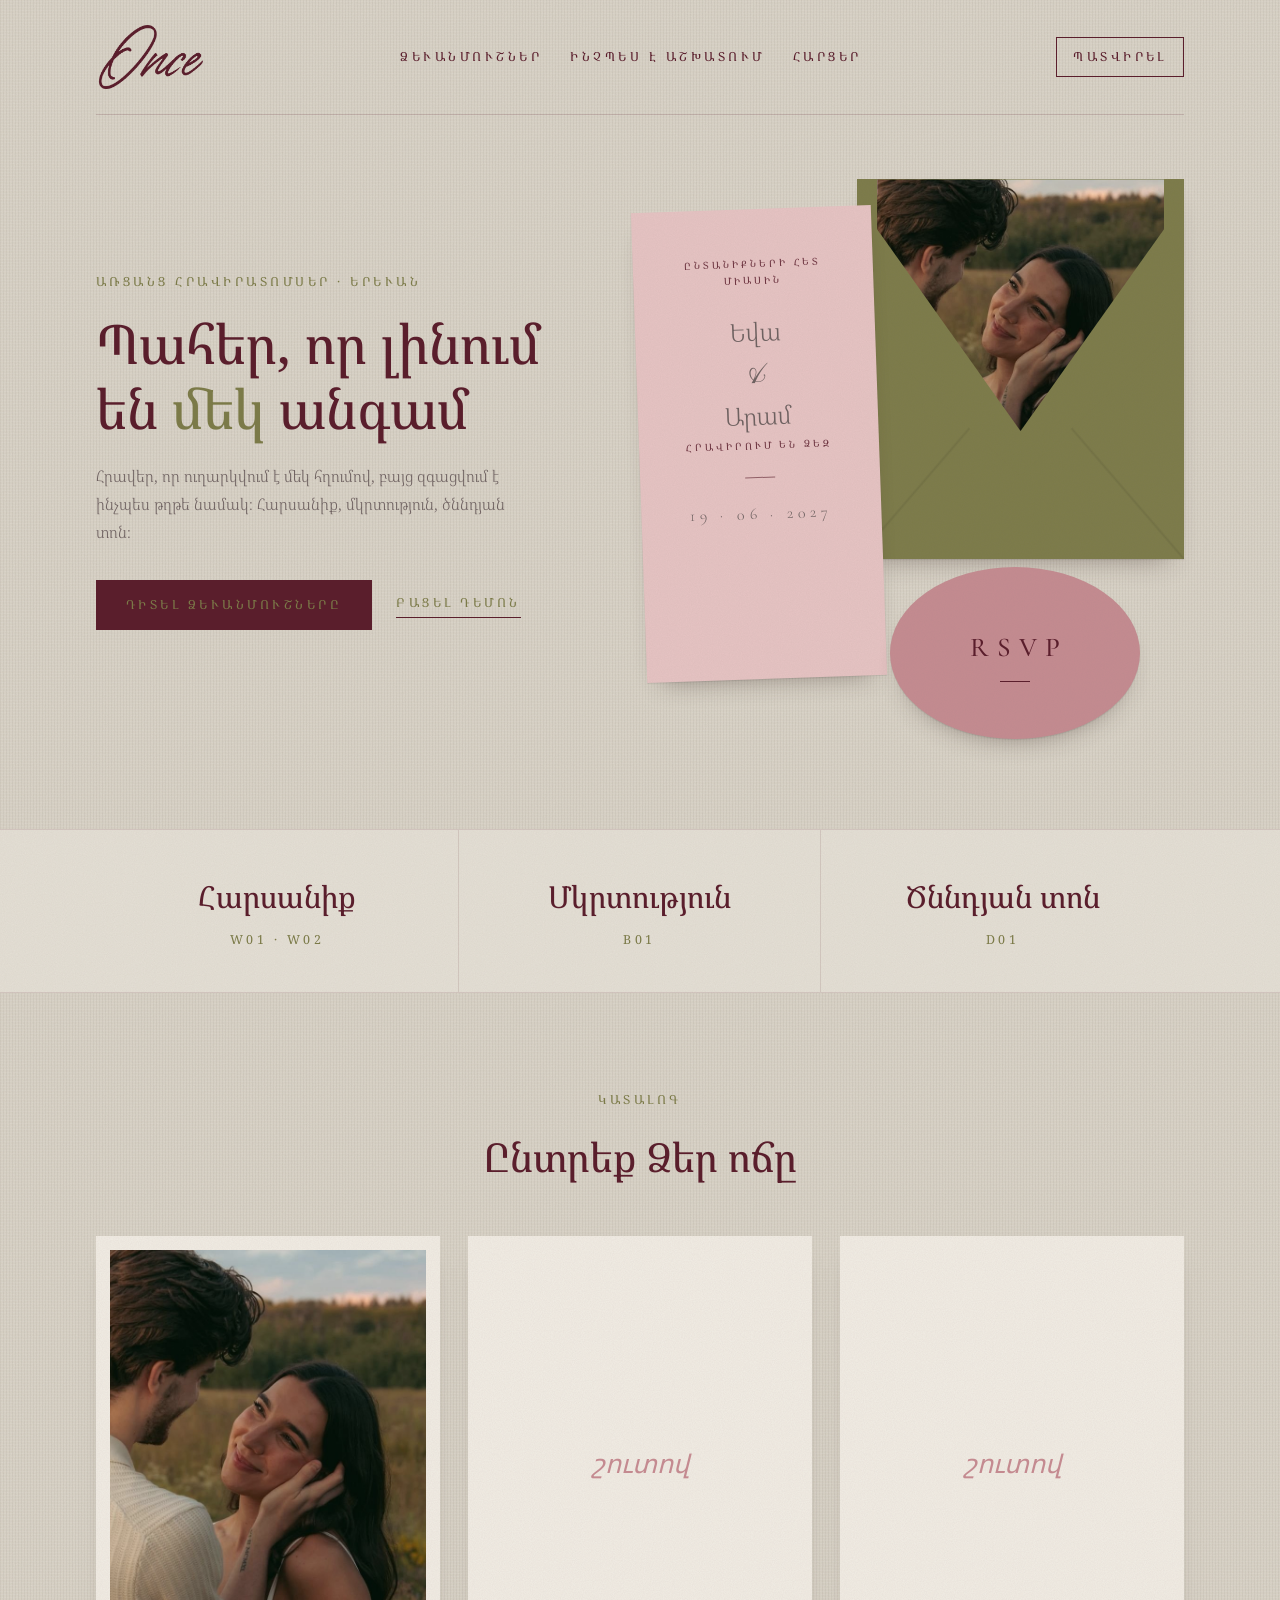
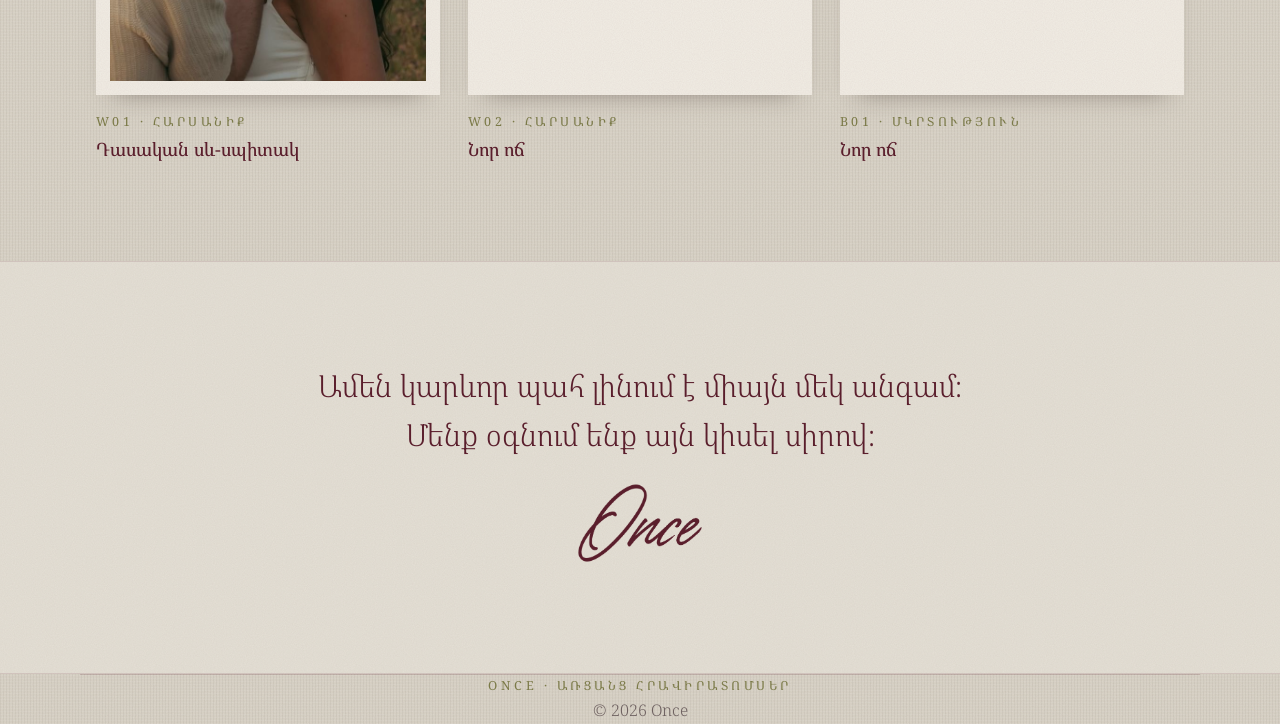
<file: variant-d/index.html>
<!DOCTYPE html>
<html lang="hy">
<head>
  <meta charset="UTF-8">
  <meta name="viewport" content="width=device-width, initial-scale=1.0">
  <title>Once — Տարբերակ D</title>
  <!-- ՓՈՐՁՆԱԿԱՆ էջ՝ Google-ում չի երևում -->
  <meta name="robots" content="noindex">
  <meta name="theme-color" content="#d8d2c6">
  <link rel="icon" href="../assets/img/logo.svg" type="image/svg+xml">
  <link rel="preconnect" href="https://fonts.googleapis.com">
  <link rel="preconnect" href="https://fonts.gstatic.com" crossorigin>
  <link href="https://fonts.googleapis.com/css2?family=Cormorant+Garamond:ital,wght@0,400;0,500;0,600;1,400&family=Pinyon+Script&family=Noto+Serif+Armenian:wght@300;400;500&display=swap" rel="stylesheet">
  <style>
    /* =========================================================
       Once — Տարբերակ D «Սպիտակեղեն և թուղթ»
       Գույները վերցված են իրական գրենական պիտույքներից.
       սպիտակեղեն, մամռագույն ծրար, փոշոտ վարդագույն քարտ, սալորագույն տառեր
       ========================================================= */
    :root {
      --linen: #d8d2c6;     /* սպիտակեղենի ֆոն */
      --linen-2: #e4dfd5;   /* բաց սպիտակեղեն՝ բաժիններ */
      --moss: #7b7a48;      /* մամռագույն՝ ծրար, մանր շեշտեր */
      --rose: #c48a90;      /* փոշոտ վարդ՝ RSVP քարտ */
      --blush: #e6c3c3;     /* բաց վարդ՝ հրավերի քարտ */
      --plum: #5a1e2c;      /* սալորագույն՝ լոգո, վերնագրեր, կոճակներ */
      --ink: #3b2a2c;       /* տեքստ */
      --muted: #6e6160;

      /* Թղթի հատիկ */
      --grain: url("data:image/svg+xml,%3Csvg xmlns='http://www.w3.org/2000/svg' width='200' height='200'%3E%3Cfilter id='n'%3E%3CfeTurbulence type='fractalNoise' baseFrequency='.9' numOctaves='3' stitchTiles='stitch'/%3E%3CfeColorMatrix values='0 0 0 0 .3 0 0 0 0 .25 0 0 0 0 .2 0 0 0 .1 0'/%3E%3C/filter%3E%3Crect width='100%25' height='100%25' filter='url(%23n)'/%3E%3C/svg%3E");
      /* Սպիտակեղենի հյուսվածք՝ բարակ ուղղահայաց և հորիզոնական թելեր */
      --weave:
        repeating-linear-gradient(0deg, rgba(255,255,255,.07) 0 1px, transparent 1px 3px),
        repeating-linear-gradient(90deg, rgba(60,50,40,.05) 0 1px, transparent 1px 3px);

      --serif-lat: "Cormorant Garamond", Georgia, serif;
      --serif-hy: "Noto Serif Armenian", Georgia, serif;
    }

    *, *::before, *::after { box-sizing: border-box; }
    html { scroll-behavior: smooth; }
    body { margin: 0; background: var(--linen); background-image: var(--grain), var(--weave); color: var(--ink);
      font-family: var(--serif-hy); font-weight: 300; line-height: 1.75; -webkit-font-smoothing: antialiased; overflow-x: hidden; }
    h1, h2, h3, p { margin: 0; }
    .wrap { max-width: 1120px; margin: 0 auto; padding: 0 16px; }

    /* Լայն տարածությամբ մանր մեծատառեր (ինչպես տպագիր հրավերներում) */
    .caps { font-family: var(--serif-hy); font-weight: 400; text-transform: uppercase; letter-spacing: .28em; font-size: .78rem; }

    /* ---------- Վերնամաս ---------- */
    .top { display: flex; align-items: center; justify-content: space-between; gap: 16px; padding: 22px 0; border-bottom: 1px solid rgba(90,30,44,.18); }
    .top img { width: 110px; height: auto; display: block; }
    .top nav { display: flex; gap: 28px; }
    .top nav a, .top .order { color: var(--plum); text-decoration: none; }
    .top .order { border: 1px solid var(--plum); padding: 8px 16px; }

    /* ---------- 1. Գլխավոր բաժին ---------- */
    .hero { display: grid; grid-template-columns: 1fr 1.1fr; gap: 48px; align-items: center; padding: 64px 0 90px; }
    .hero .caps { color: var(--moss); margin-bottom: 18px; display: block; }
    .hero h1 { font-family: var(--serif-hy); font-weight: 400; color: var(--plum); font-size: clamp(2rem, 4.6vw, 3.4rem); line-height: 1.2; margin-bottom: 20px; }
    .hero h1 em { font-style: normal; color: var(--moss); }
    .hero p { color: var(--muted); max-width: 440px; margin-bottom: 34px; }
    .btns { display: flex; flex-wrap: wrap; gap: 14px 24px; align-items: center; }
    .btn { display: inline-block; padding: 14px 30px; background: var(--plum); color: #f3ece6; text-decoration: none; }
    .btn:hover { background: #431521; }
    .text-link { color: var(--plum); text-decoration: none; border-bottom: 1px solid var(--plum); padding-bottom: 3px; }

    /* Գրենական պիտույքների կոմպոզիցիա (ամբողջը CSS-ով) */
    .flatlay { position: relative; height: 560px; }
    .paper { position: absolute; background-image: var(--grain); box-shadow: 0 1px 1px rgba(0,0,0,.08), 0 14px 26px -16px rgba(50,35,30,.45); }

    /* Բաց վարդագույն հրավերի քարտ */
    .invite { left: 0; top: 30px; width: 44%; height: 470px; background-color: var(--blush); padding: 46px 22px; text-align: center; color: var(--plum); transform: rotate(-2deg); z-index: 2; }
    .invite .caps { font-size: .62rem; letter-spacing: .3em; color: var(--plum); opacity: .85; }
    .invite .names { font-size: 1.55rem; line-height: 1.25; margin: 26px 0 6px; }
    .invite .amp { display: block; font-family: "Pinyon Script", cursive; font-size: 2.6rem; line-height: 1; margin: 6px 0; }
    .invite .line { width: 30px; height: 1px; background: var(--plum); margin: 22px auto; opacity: .6; }
    .invite .date { font-family: var(--serif-lat); letter-spacing: .3em; font-size: 1rem; }

    /* Մամռագույն ծրար՝ ներսում իրական լուսանկար */
    .envelope { right: 0; top: 0; width: 60%; height: 380px; background-color: var(--moss); z-index: 1; }
    .envelope .liner { position: absolute; left: 6%; right: 6%; top: 0; height: 72%; background: url('../templates/wedding/w01/hero.jpg') center 30% / cover;
      clip-path: polygon(0 18%, 50% 92%, 100% 18%, 100% 0, 0 0); filter: saturate(.85) sepia(.12); }
    .envelope .flap { position: absolute; inset: 0; background-color: var(--moss); background-image: var(--grain);
      clip-path: polygon(0 100%, 0 38%, 50% 78%, 100% 38%, 100% 100%); box-shadow: inset 0 1px 0 rgba(255,255,255,.1); }
    .envelope .fold { position: absolute; inset: 0; background: linear-gradient(to top right, transparent 49.6%, rgba(0,0,0,.08) 50%, transparent 50.4%),
      linear-gradient(to top left, transparent 49.6%, rgba(0,0,0,.08) 50%, transparent 50.4%); clip-path: polygon(0 100%, 0 38%, 50% 78%, 100% 38%, 100% 100%); }

    /* Փոշոտ վարդագույն ձվաձև RSVP քարտ */
    .rsvp { right: 8%; bottom: 0; width: 46%; aspect-ratio: 1.45; border-radius: 50%; background-color: var(--rose); display: grid; place-content: center; text-align: center; color: var(--plum); z-index: 3; }
    .rsvp b { font-family: var(--serif-lat); font-weight: 500; letter-spacing: .3em; font-size: 1.7rem; padding-left: .3em; }
    .rsvp i { display: block; width: 30px; height: 1px; background: var(--plum); margin: 10px auto 0; }

    /* ---------- 2. Տոներ ---------- */
    .band { background-color: var(--linen-2); background-image: var(--grain); border-top: 1px solid rgba(90,30,44,.12); border-bottom: 1px solid rgba(90,30,44,.12); }
    .occasions { display: grid; grid-template-columns: repeat(3, 1fr); text-align: center; }
    .occasions a { padding: 40px 12px; color: var(--plum); text-decoration: none; border-right: 1px solid rgba(90,30,44,.12); }
    .occasions a:last-child { border-right: 0; }
    .occasions b { display: block; font-weight: 400; font-size: clamp(1.3rem, 2.6vw, 1.9rem); }
    .occasions span { color: var(--moss); }

    /* ---------- 3. Ձևանմուշներ ---------- */
    .section { padding: 96px 0; }
    .head { text-align: center; margin-bottom: 44px; }
    .head .caps { color: var(--moss); display: block; margin-bottom: 12px; }
    .head h2 { font-weight: 400; color: var(--plum); font-size: clamp(1.7rem, 3.6vw, 2.5rem); }
    .cards { display: grid; grid-template-columns: repeat(3, 1fr); gap: 28px; }
    .card { text-decoration: none; color: var(--ink); }
    .card .sheet { position: relative; aspect-ratio: 3/4; background-color: #f1ece4; background-image: var(--grain); box-shadow: 0 14px 24px -18px rgba(50,35,30,.5); display: grid; place-items: center; transition: transform .35s; }
    .card:hover .sheet { transform: translateY(-4px) rotate(-.6deg); }
    .card .photo { position: absolute; inset: 14px; background: url('../templates/wedding/w01/hero.jpg') center / cover; filter: saturate(.85); }
    .card .soon { font-family: var(--serif-lat); font-style: italic; font-size: 1.6rem; color: var(--rose); }
    .card .caps { display: block; margin-top: 16px; color: var(--moss); }
    .card h3 { font-weight: 400; font-size: 1.15rem; color: var(--plum); }

    /* ---------- Մեջբերում ---------- */
    .quote { text-align: center; padding: 100px 0; }
    .quote p { max-width: 720px; margin: 0 auto; color: var(--plum); font-size: clamp(1.3rem, 3vw, 1.9rem); line-height: 1.6; }
    .quote img { width: 130px; height: auto; margin-top: 22px; }

    /* ---------- Ներքնամաս ---------- */
    footer { border-top: 1px solid rgba(90,30,44,.18); padding: 36px 0; text-align: center; color: var(--muted); }
    footer .caps { color: var(--moss); }

    /* ---------- Հեռախոս ---------- */
    @media (max-width: 860px) {
      .top nav { display: none; }
      .hero { grid-template-columns: 1fr; gap: 36px; padding-top: 40px; text-align: center; }
      .hero p { margin-left: auto; margin-right: auto; }
      .btns { justify-content: center; }
      .flatlay { height: 470px; max-width: 420px; width: 100%; margin: 0 auto; }
      .invite { height: 380px; padding: 34px 12px; }
      .invite .names { font-size: 1.2rem; margin-top: 18px; }
      .invite .amp { font-size: 2rem; }
      .envelope { height: 300px; }
      .rsvp b { font-size: 1.2rem; }
      .occasions { grid-template-columns: 1fr; }
      .occasions a { border-right: 0; border-bottom: 1px solid rgba(90,30,44,.12); padding: 24px 12px; }
      .cards { grid-template-columns: 1fr 1fr; gap: 16px; }
      .section { padding: 64px 0; }
    }
  </style>
</head>
<body>

  <div class="wrap">
    <header class="top">
      <a href="#"><img src="../assets/img/once-script-plum.png" alt="Once" width="753" height="482"></a>
      <nav class="caps"><a href="#catalog">Ձևանմուշներ</a><a href="#">Ինչպես է աշխատում</a><a href="#">Հարցեր</a></nav>
      <a class="order caps" href="#">Պատվիրել</a>
    </header>

    <!-- ============ 1. ԳԼԽԱՎՈՐ ============ -->
    <section class="hero">
      <div>
        <span class="caps">Առցանց հրավիրատոմսեր · Երևան</span>
        <h1>Պահեր, որ լինում են <em>մեկ</em> անգամ</h1>
        <p>Հրավեր, որ ուղարկվում է մեկ հղումով, բայց զգացվում է ինչպես թղթե նամակ։ Հարսանիք, մկրտություն, ծննդյան տոն։</p>
        <div class="btns">
          <a class="btn caps" href="#catalog">Դիտել ձևանմուշները</a>
          <a class="text-link caps" href="../templates/wedding/w01/" target="_blank" rel="noopener">Բացել դեմոն</a>
        </div>
      </div>

      <!-- Թղթե հրավեր, ծրար և RSVP քարտ -->
      <div class="flatlay" aria-hidden="true">
        <div class="paper invite">
          <p class="caps">Ընտանիքների հետ միասին</p>
          <p class="names">Եվա<span class="amp">&amp;</span>Արամ</p>
          <p class="caps">Հրավիրում են Ձեզ</p>
          <div class="line"></div>
          <p class="date">19 · 06 · 2027</p>
        </div>
        <div class="paper envelope"><div class="liner"></div><div class="flap"></div><div class="fold"></div></div>
        <div class="paper rsvp"><b>RSVP</b><i></i></div>
      </div>
    </section>
  </div>

  <!-- ============ 2. ՏՈՆԵՐ ============ -->
  <div class="band">
    <div class="wrap occasions">
      <a href="#catalog"><b>Հարսանիք</b><span class="caps">W01 · W02</span></a>
      <a href="#catalog"><b>Մկրտություն</b><span class="caps">B01</span></a>
      <a href="#catalog"><b>Ծննդյան տոն</b><span class="caps">D01</span></a>
    </div>
  </div>

  <!-- ============ 3. ՁԵՎԱՆՄՈՒՇՆԵՐ ============ -->
  <section id="catalog" class="section">
    <div class="wrap">
      <div class="head"><span class="caps">Կատալոգ</span><h2>Ընտրեք Ձեր ոճը</h2></div>
      <div class="cards">
        <a class="card" href="../templates/wedding/w01/" target="_blank" rel="noopener"><div class="sheet"><div class="photo"></div></div><span class="caps">W01 · Հարսանիք</span><h3>Դասական սև-սպիտակ</h3></a>
        <div class="card"><div class="sheet"><span class="soon">շուտով</span></div><span class="caps">W02 · Հարսանիք</span><h3>Նոր ոճ</h3></div>
        <div class="card"><div class="sheet"><span class="soon">շուտով</span></div><span class="caps">B01 · Մկրտություն</span><h3>Նոր ոճ</h3></div>
      </div>
    </div>
  </section>

  <!-- ============ 4. ՄՏՔԻՐ ============ -->
  <section class="band quote">
    <div class="wrap">
      <p>Ամեն կարևոր պահ լինում է միայն մեկ անգամ։<br>Մենք օգնում ենք այն կիսել սիրով։</p>
      <img src="../assets/img/once-script-plum.png" alt="Once" width="753" height="482">
    </div>
  </section>

  <footer class="wrap">
    <p class="caps">Once · Առցանց հրավիրատոմսեր</p>
    <p>© 2026 Once</p>
  </footer>

</body>
</html>
</file>
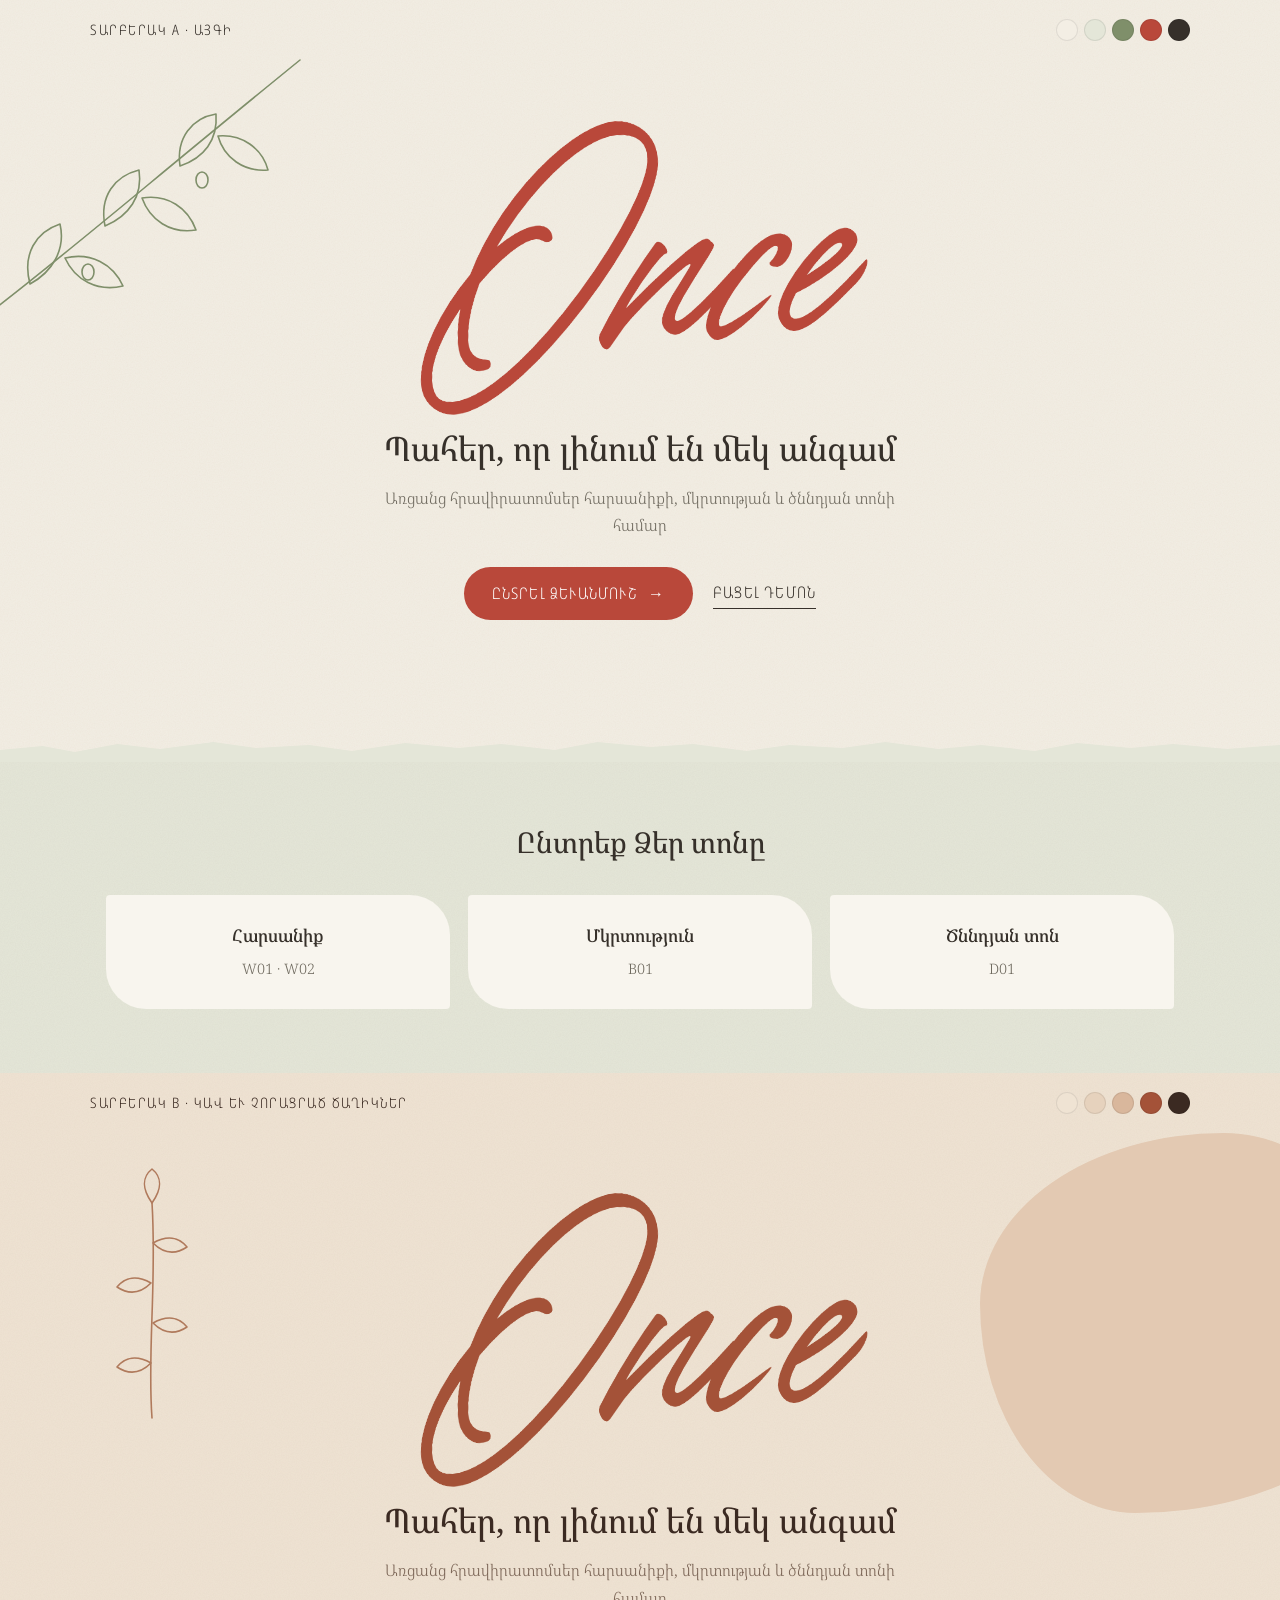
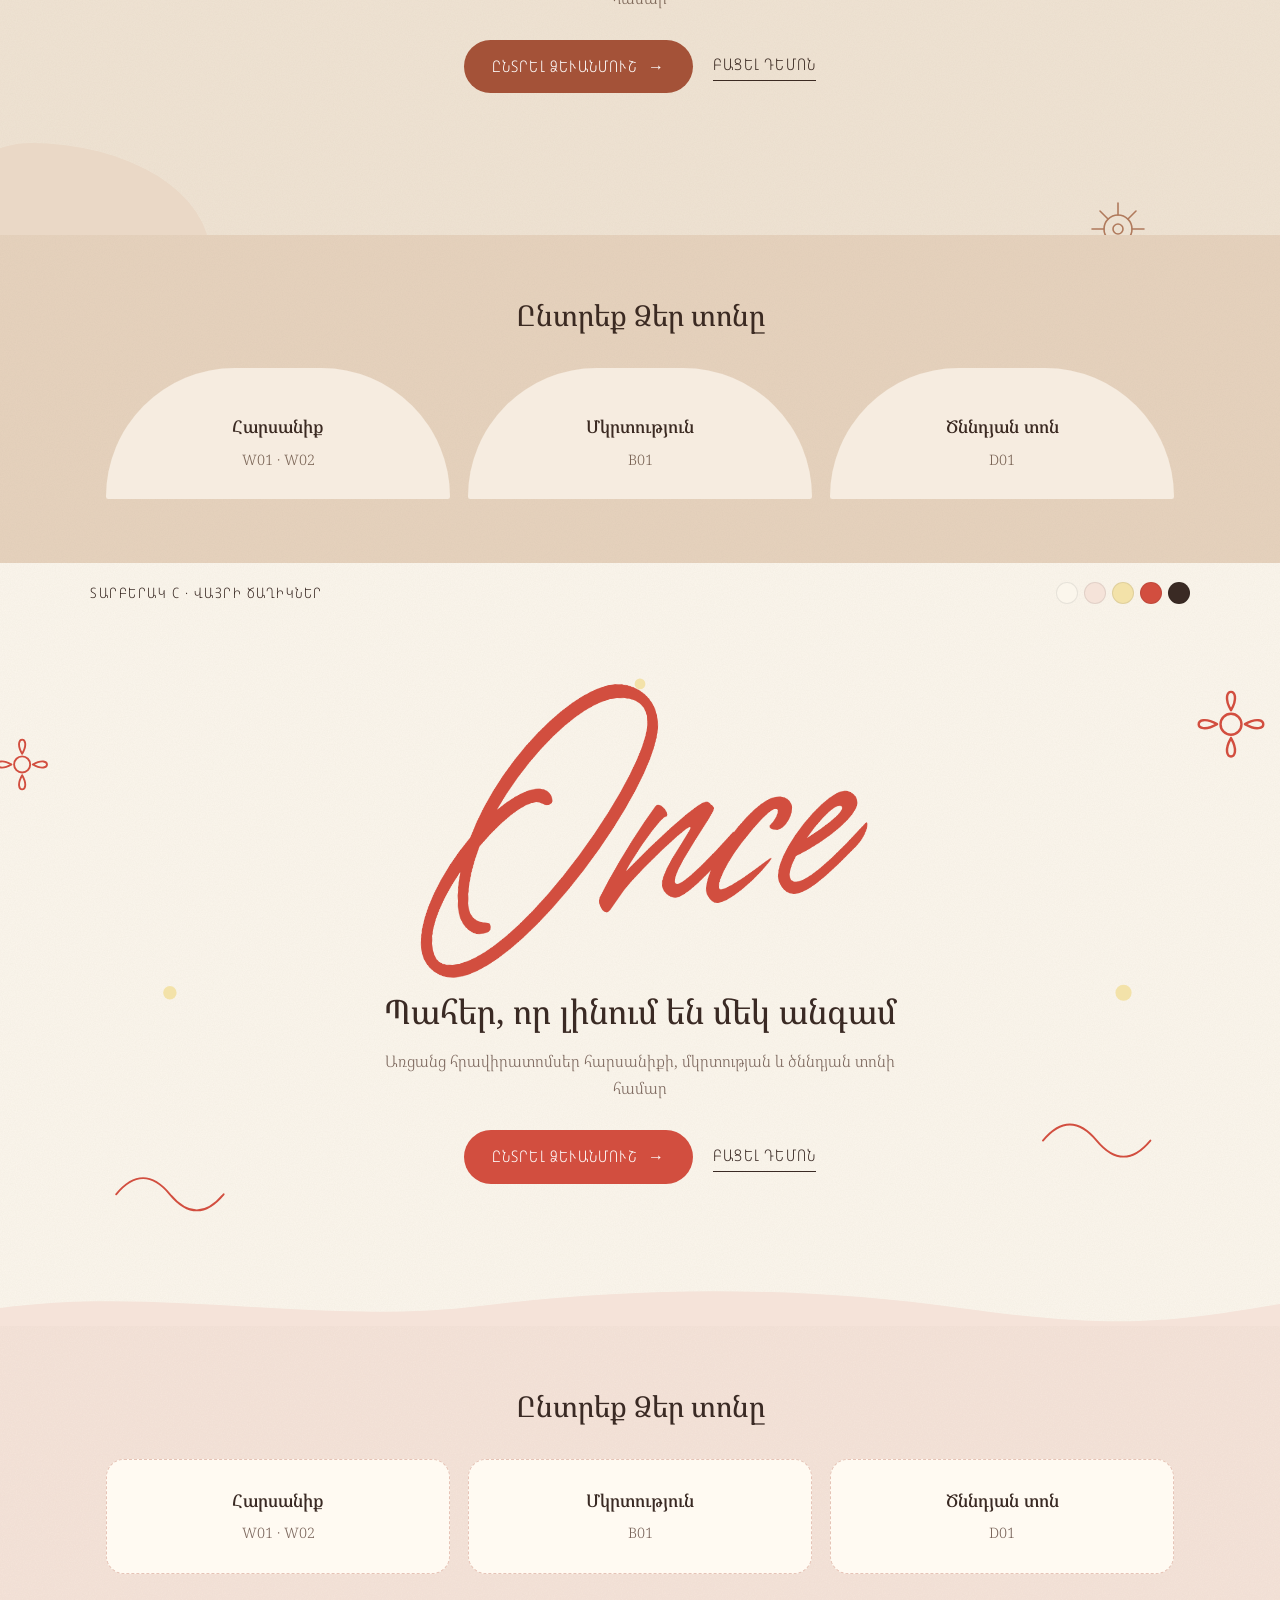
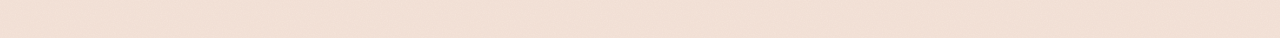
<file: variants/index.html>
<!DOCTYPE html>
<html lang="hy">
<head>
  <meta charset="UTF-8">
  <meta name="viewport" content="width=device-width, initial-scale=1.0">
  <title>Once — 3 օրգանիկ տարբերակ</title>
  <!-- ՓՈՐՁՆԱԿԱՆ էջ՝ միայն ոճերը համեմատելու համար -->
  <meta name="robots" content="noindex">
  <link rel="icon" href="../assets/img/logo.svg" type="image/svg+xml">
  <link rel="preconnect" href="https://fonts.googleapis.com">
  <link rel="preconnect" href="https://fonts.gstatic.com" crossorigin>
  <link href="https://fonts.googleapis.com/css2?family=Playfair+Display:ital,wght@0,400;1,400&family=Noto+Serif+Armenian:wght@300;400;500&family=Noto+Sans+Armenian:wdth,wght@62.5..100,300..500&display=swap" rel="stylesheet">
  <style>
    /* Ընդհանուր */
    *, *::before, *::after { box-sizing: border-box; }
    body { margin: 0; font-family: "Noto Serif Armenian", Georgia, serif; font-weight: 300; line-height: 1.7; -webkit-font-smoothing: antialiased; overflow-x: hidden; }
    h1, h2, h3, p { margin: 0; }
    .wrap { max-width: 1100px; margin: 0 auto; padding: 0 16px; }

    /* Թղթի հատիկավոր ֆակտուրա */
    .v { --grain: url("data:image/svg+xml,%3Csvg xmlns='http://www.w3.org/2000/svg' width='220' height='220'%3E%3Cfilter id='n'%3E%3CfeTurbulence type='fractalNoise' baseFrequency='.85' numOctaves='3' stitchTiles='stitch'/%3E%3CfeColorMatrix values='0 0 0 0 .4 0 0 0 0 .33 0 0 0 0 .25 0 0 0 .08 0'/%3E%3C/filter%3E%3Crect width='100%25' height='100%25' filter='url(%23n)'/%3E%3C/svg%3E");
      position: relative; overflow: hidden; background: var(--bg) var(--grain); color: var(--ink); }

    /* Պիտակ՝ որ տարբերակն է */
    .label { position: relative; z-index: 3; display: flex; flex-wrap: wrap; align-items: center; justify-content: space-between; gap: 10px; padding: 18px 0;
      font-family: "Noto Sans Armenian", sans-serif; font-stretch: 75%; text-transform: uppercase; letter-spacing: 1.5px; font-size: .9rem; }
    .swatches { display: flex; gap: 6px; }
    .swatches i { width: 22px; height: 22px; border-radius: 50%; border: 1px solid rgba(0,0,0,.08); }

    /* Գլխավոր բաժին */
    .hero { position: relative; z-index: 2; min-height: 78vh; display: flex; flex-direction: column; align-items: center; justify-content: center; text-align: center; padding: 24px 0 120px; }
    .hero img { width: min(480px, 78vw); height: auto; transform: rotate(-4deg); margin-bottom: 6px; }
    .hero h2 { font-size: clamp(1.4rem, 3.4vw, 2.1rem); font-weight: 400; margin-bottom: 8px; }
    .hero p { color: var(--muted); margin-bottom: 28px; max-width: 520px; }
    .buttons { display: flex; flex-wrap: wrap; gap: 12px 20px; justify-content: center; align-items: center; }
    .btn { display: inline-flex; gap: 10px; align-items: center; padding: 13px 28px; border-radius: 999px; background: var(--accent); color: #fff; text-decoration: none;
      font-family: "Noto Sans Armenian", sans-serif; font-stretch: 75%; text-transform: uppercase; letter-spacing: 1.2px; font-size: 1rem; }
    .btn::after { content: "→"; font-family: Georgia, serif; }
    .link { color: var(--ink); font-family: "Noto Sans Armenian", sans-serif; font-stretch: 75%; text-transform: uppercase; letter-spacing: 1.2px; text-decoration: none; border-bottom: 1px solid currentColor; padding-bottom: 2px; }

    /* Ձեռագիր զարդեր */
    .deco { position: absolute; z-index: 1; fill: none; stroke: var(--line-art); stroke-width: 1.6; stroke-linecap: round; stroke-linejoin: round; pointer-events: none; }

    /* Ներքևի քարտեր՝ ցույց տալու, թե ինչպես է երևում բովանդակությունը */
    .strip { position: relative; z-index: 2; background: var(--bg2) var(--grain); padding: 56px 0 64px; }
    .strip h3 { text-align: center; font-size: clamp(1.3rem, 3vw, 1.8rem); font-weight: 400; margin-bottom: 28px; }
    .cards { display: grid; grid-template-columns: repeat(3, 1fr); gap: 18px; }
    .card { background: var(--card); padding: 26px 20px; text-align: center; }
    .card b { display: block; font-weight: 500; font-size: 1.1rem; margin-bottom: 4px; }
    .card span { color: var(--muted); font-size: .9rem; }

    /* ===== A. ԱՅԳԻ ===== */
    .a { --bg: #f3eee4; --bg2: #e4e6d8; --card: #f8f5ee; --ink: #36302a; --muted: #6f6a5f; --accent: #b9483a; --line-art: #7f8f6a; }
    .a .card { border-radius: 4px 40px 4px 40px; }
    /* Պատռված թղթի եզր */
    .torn { position: absolute; left: 0; right: 0; bottom: 100%; height: 26px; width: 100%; fill: var(--bg2); }

    /* ===== B. ԿԱՎ ===== */
    .b { --bg: #efe3d3; --bg2: #e6d2bd; --card: #f6ece0; --ink: #3b2a22; --muted: #7a6455; --accent: #a45238; --line-art: #b07a5c; }
    .blob { position: absolute; z-index: 0; border-radius: 58% 42% 63% 37% / 45% 55% 45% 55%; }
    .b .card { border-radius: 999px 999px 18px 18px; padding-top: 44px; }

    /* ===== C. ԴԱՇՏ ===== */
    .c { --bg: #fbf6ec; --bg2: #f5e3d9; --card: #fffaf2; --ink: #3a2a24; --muted: #7a655b; --accent: #d24e3f; --line-art: #d24e3f; }
    .c .card { border-radius: 18px; border: 1px dashed #e6c3b6; }
    .wave { position: absolute; left: 0; right: 0; bottom: 100%; width: 100%; height: 40px; fill: var(--bg2); }

    @media (max-width: 700px) {
      .cards { grid-template-columns: 1fr; }
      .hero { min-height: 70vh; padding-bottom: 90px; }
      .deco--big { transform: scale(.6); transform-origin: top left; }
    }
  </style>
</head>
<body>

  <!-- ==================== A. ԱՅԳԻ ==================== -->
  <section class="v a">
    <div class="wrap label"><span>Տարբերակ A · Այգի</span><span class="swatches"><i style="background:#f3eee4"></i><i style="background:#e4e6d8"></i><i style="background:#7f8f6a"></i><i style="background:#b9483a"></i><i style="background:#36302a"></i></span></div>

    <!-- Ձիթենու ճյուղ՝ ձեռագիր գծանկար -->
    <svg class="deco deco--big" style="top:40px;left:-30px;width:340px" viewBox="0 0 340 300" aria-hidden="true">
      <path d="M10 280 C 90 220, 170 150, 330 20"/>
      <path d="M60 244 c -8 -30 6 -52 30 -60 c 6 26 -8 48 -30 60z"/>
      <path d="M95 218 c 26 -6 48 6 58 28 c -26 6 -48 -6 -58 -28z"/>
      <path d="M135 186 c -6 -30 10 -50 34 -56 c 4 26 -10 46 -34 56z"/>
      <path d="M172 158 c 26 -4 46 10 54 32 c -26 4 -46 -10 -54 -32z"/>
      <path d="M210 126 c -4 -28 12 -48 36 -52 c 2 26 -12 44 -36 52z"/>
      <path d="M248 96 c 24 -2 44 12 50 34 c -24 2 -44 -12 -50 -34z"/>
      <ellipse cx="118" cy="232" rx="6" ry="8"/><ellipse cx="232" cy="140" rx="6" ry="8"/>
    </svg>
    <svg class="deco" style="bottom:60px;right:-20px;width:260px;transform:scaleX(-1)" viewBox="0 0 340 300" aria-hidden="true">
      <path d="M10 280 C 90 220, 170 150, 330 20"/>
      <path d="M60 244 c -8 -30 6 -52 30 -60 c 6 26 -8 48 -30 60z"/>
      <path d="M95 218 c 26 -6 48 6 58 28 c -26 6 -48 -6 -58 -28z"/>
      <path d="M135 186 c -6 -30 10 -50 34 -56 c 4 26 -10 46 -34 56z"/>
      <path d="M172 158 c 26 -4 46 10 54 32 c -26 4 -46 -10 -54 -32z"/>
    </svg>

    <div class="wrap hero">
      <img src="../assets/img/once-script-rosehip.png" alt="Once" width="753" height="482">
      <h2>Պահեր, որ լինում են մեկ անգամ</h2>
      <p>Առցանց հրավիրատոմսեր հարսանիքի, մկրտության և ծննդյան տոնի համար</p>
      <div class="buttons"><a class="btn" href="#">Ընտրել ձևանմուշ</a><a class="link" href="#">Բացել դեմոն</a></div>
    </div>

    <div class="strip">
      <svg class="torn" viewBox="0 0 1200 26" preserveAspectRatio="none" aria-hidden="true"><path d="M0 26 L0 14 L40 10 L70 16 L110 8 L150 13 L200 6 L240 12 L290 9 L330 15 L380 7 L430 12 L470 8 L520 14 L560 6 L610 11 L650 8 L700 15 L740 9 L790 12 L830 6 L880 13 L920 9 L970 15 L1010 7 L1060 12 L1100 8 L1150 13 L1200 9 L1200 26Z"/></svg>
      <div class="wrap">
        <h3>Ընտրեք Ձեր տոնը</h3>
        <div class="cards"><div class="card"><b>Հարսանիք</b><span>W01 · W02</span></div><div class="card"><b>Մկրտություն</b><span>B01</span></div><div class="card"><b>Ծննդյան տոն</b><span>D01</span></div></div>
      </div>
    </div>
  </section>

  <!-- ==================== B. ԿԱՎ ==================== -->
  <section class="v b">
    <div class="wrap label"><span>Տարբերակ B · Կավ և չորացրած ծաղիկներ</span><span class="swatches"><i style="background:#efe3d3"></i><i style="background:#e6d2bd"></i><i style="background:#d9b79c"></i><i style="background:#a45238"></i><i style="background:#3b2a22"></i></span></div>

    <!-- Փափուկ «կավե» ձևեր -->
    <div class="blob" style="width:420px;height:380px;background:#e3c9b2;top:60px;right:-120px"></div>
    <div class="blob" style="width:300px;height:280px;background:#ead8c6;bottom:140px;left:-90px;border-radius:40% 60% 45% 55% / 60% 40% 60% 40%"></div>

    <!-- Չորացրած ծաղիկ՝ գծանկար -->
    <svg class="deco" style="top:90px;left:6%;width:150px" viewBox="0 0 150 260" aria-hidden="true">
      <path d="M75 255 C 70 190, 80 120, 75 40"/>
      <path d="M75 40 c -10 -14 -10 -26 0 -34 c 10 8 10 20 0 34z"/>
      <path d="M76 80 c 14 -8 26 -6 34 4 c -12 8 -24 6 -34 -4z"/>
      <path d="M74 120 c -14 -8 -26 -6 -34 4 c 12 8 24 6 34 -4z"/>
      <path d="M76 160 c 14 -8 26 -6 34 4 c -12 8 -24 6 -34 -4z"/>
      <path d="M74 200 c -14 -8 -26 -6 -34 4 c 12 8 24 6 34 -4z"/>
    </svg>
    <svg class="deco" style="bottom:150px;right:8%;width:120px" viewBox="0 0 120 220" aria-hidden="true">
      <path d="M60 215 C 58 160, 64 110, 60 50"/>
      <circle cx="60" cy="36" r="14"/><circle cx="60" cy="36" r="5"/>
      <path d="M46 36 h-12 M74 36 h12 M60 22 v-12 M50 26 l-8 -8 M70 26 l8 -8 M50 46 l-8 8 M70 46 l8 8"/>
      <path d="M61 120 c 16 -10 30 -8 38 4 c -14 10 -28 8 -38 -4z"/>
    </svg>

    <div class="wrap hero">
      <img src="../assets/img/once-script-clay.png" alt="Once" width="753" height="482">
      <h2>Պահեր, որ լինում են մեկ անգամ</h2>
      <p>Առցանց հրավիրատոմսեր հարսանիքի, մկրտության և ծննդյան տոնի համար</p>
      <div class="buttons"><a class="btn" href="#">Ընտրել ձևանմուշ</a><a class="link" href="#">Բացել դեմոն</a></div>
    </div>

    <div class="strip">
      <div class="wrap">
        <h3>Ընտրեք Ձեր տոնը</h3>
        <div class="cards"><div class="card"><b>Հարսանիք</b><span>W01 · W02</span></div><div class="card"><b>Մկրտություն</b><span>B01</span></div><div class="card"><b>Ծննդյան տոն</b><span>D01</span></div></div>
      </div>
    </div>
  </section>

  <!-- ==================== C. ԴԱՇՏ ==================== -->
  <section class="v c">
    <div class="wrap label"><span>Տարբերակ C · Վայրի ծաղիկներ</span><span class="swatches"><i style="background:#fbf6ec"></i><i style="background:#f5e3d9"></i><i style="background:#f3e2a9"></i><i style="background:#d24e3f"></i><i style="background:#3a2a24"></i></span></div>

    <!-- Ցրված փոքր ծաղիկներ և հատիկներ -->
    <svg class="deco" style="inset:0;width:100%;height:100%;stroke-width:1.4" viewBox="0 0 1200 800" preserveAspectRatio="xMidYMid slice" aria-hidden="true">
      <g transform="translate(140 150)"><circle r="6"/><path d="M0 -8 c -8 -14 8 -14 0 0 M8 0 c 14 -8 14 8 0 0 M0 8 c 8 14 -8 14 0 0 M-8 0 c -14 8 -14 -8 0 0"/></g>
      <g transform="translate(1040 120) scale(1.3)"><circle r="6"/><path d="M0 -8 c -8 -14 8 -14 0 0 M8 0 c 14 -8 14 8 0 0 M0 8 c 8 14 -8 14 0 0 M-8 0 c -14 8 -14 -8 0 0"/></g>
      <g transform="translate(1080 560) scale(.9)"><circle r="6"/><path d="M0 -8 c -8 -14 8 -14 0 0 M8 0 c 14 -8 14 8 0 0 M0 8 c 8 14 -8 14 0 0 M-8 0 c -14 8 -14 -8 0 0"/></g>
      <g transform="translate(120 600) scale(1.1)"><circle r="6"/><path d="M0 -8 c -8 -14 8 -14 0 0 M8 0 c 14 -8 14 8 0 0 M0 8 c 8 14 -8 14 0 0 M-8 0 c -14 8 -14 -8 0 0"/></g>
      <g fill="#f3e2a9" stroke="none"><circle cx="250" cy="320" r="5"/><circle cx="960" cy="320" r="6"/><circle cx="300" cy="700" r="4"/><circle cx="880" cy="700" r="5"/><circle cx="600" cy="90" r="4"/></g>
      <path d="M210 470 q 20 -24 40 0 q 20 24 40 0" /><path d="M900 430 q 20 -24 40 0 q 20 24 40 0"/>
    </svg>

    <div class="wrap hero">
      <img src="../assets/img/once-script-poppy.png" alt="Once" width="753" height="482">
      <h2>Պահեր, որ լինում են մեկ անգամ</h2>
      <p>Առցանց հրավիրատոմսեր հարսանիքի, մկրտության և ծննդյան տոնի համար</p>
      <div class="buttons"><a class="btn" href="#">Ընտրել ձևանմուշ</a><a class="link" href="#">Բացել դեմոն</a></div>
    </div>

    <div class="strip">
      <svg class="wave" viewBox="0 0 1200 40" preserveAspectRatio="none" aria-hidden="true"><path d="M0 40 L0 22 C 150 0, 300 40, 450 20 S 750 0, 900 22 S 1100 36, 1200 18 L1200 40Z"/></svg>
      <div class="wrap">
        <h3>Ընտրեք Ձեր տոնը</h3>
        <div class="cards"><div class="card"><b>Հարսանիք</b><span>W01 · W02</span></div><div class="card"><b>Մկրտություն</b><span>B01</span></div><div class="card"><b>Ծննդյան տոն</b><span>D01</span></div></div>
      </div>
    </div>
  </section>

</body>
</html>
</file>
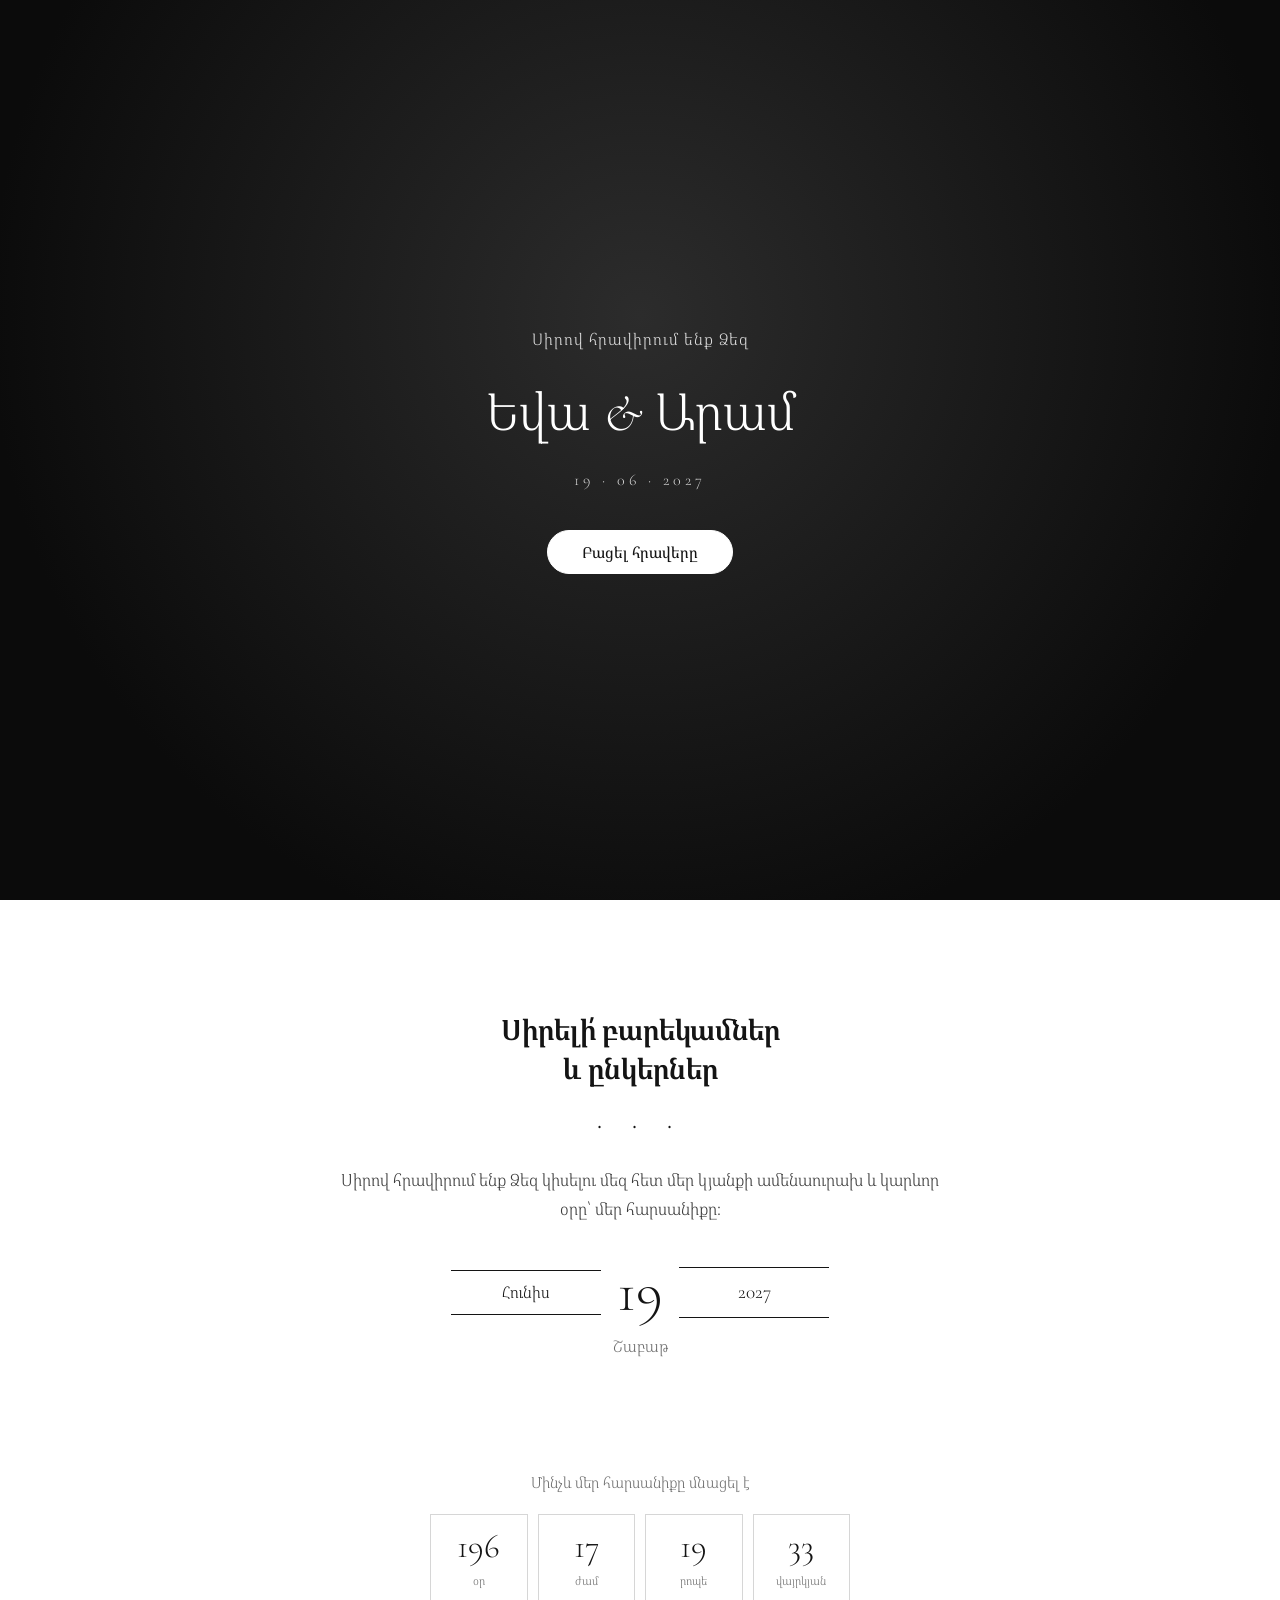
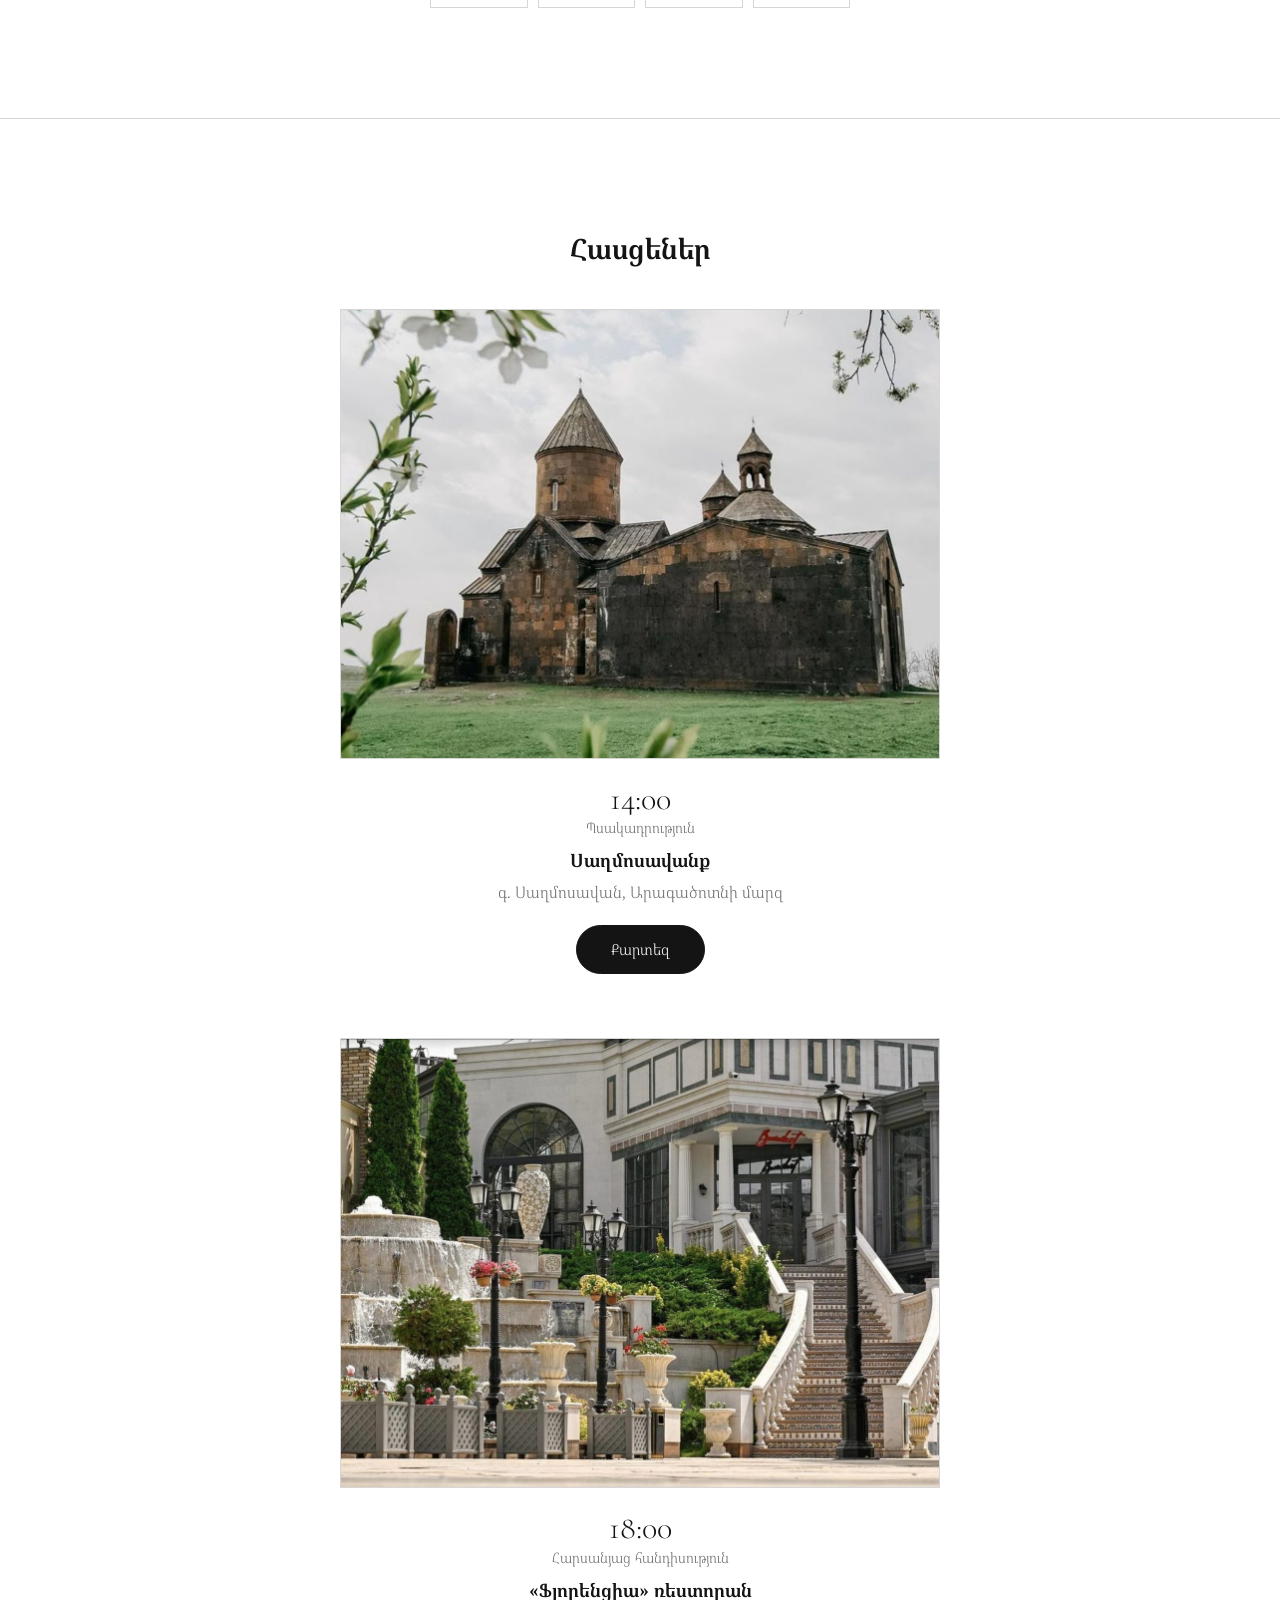
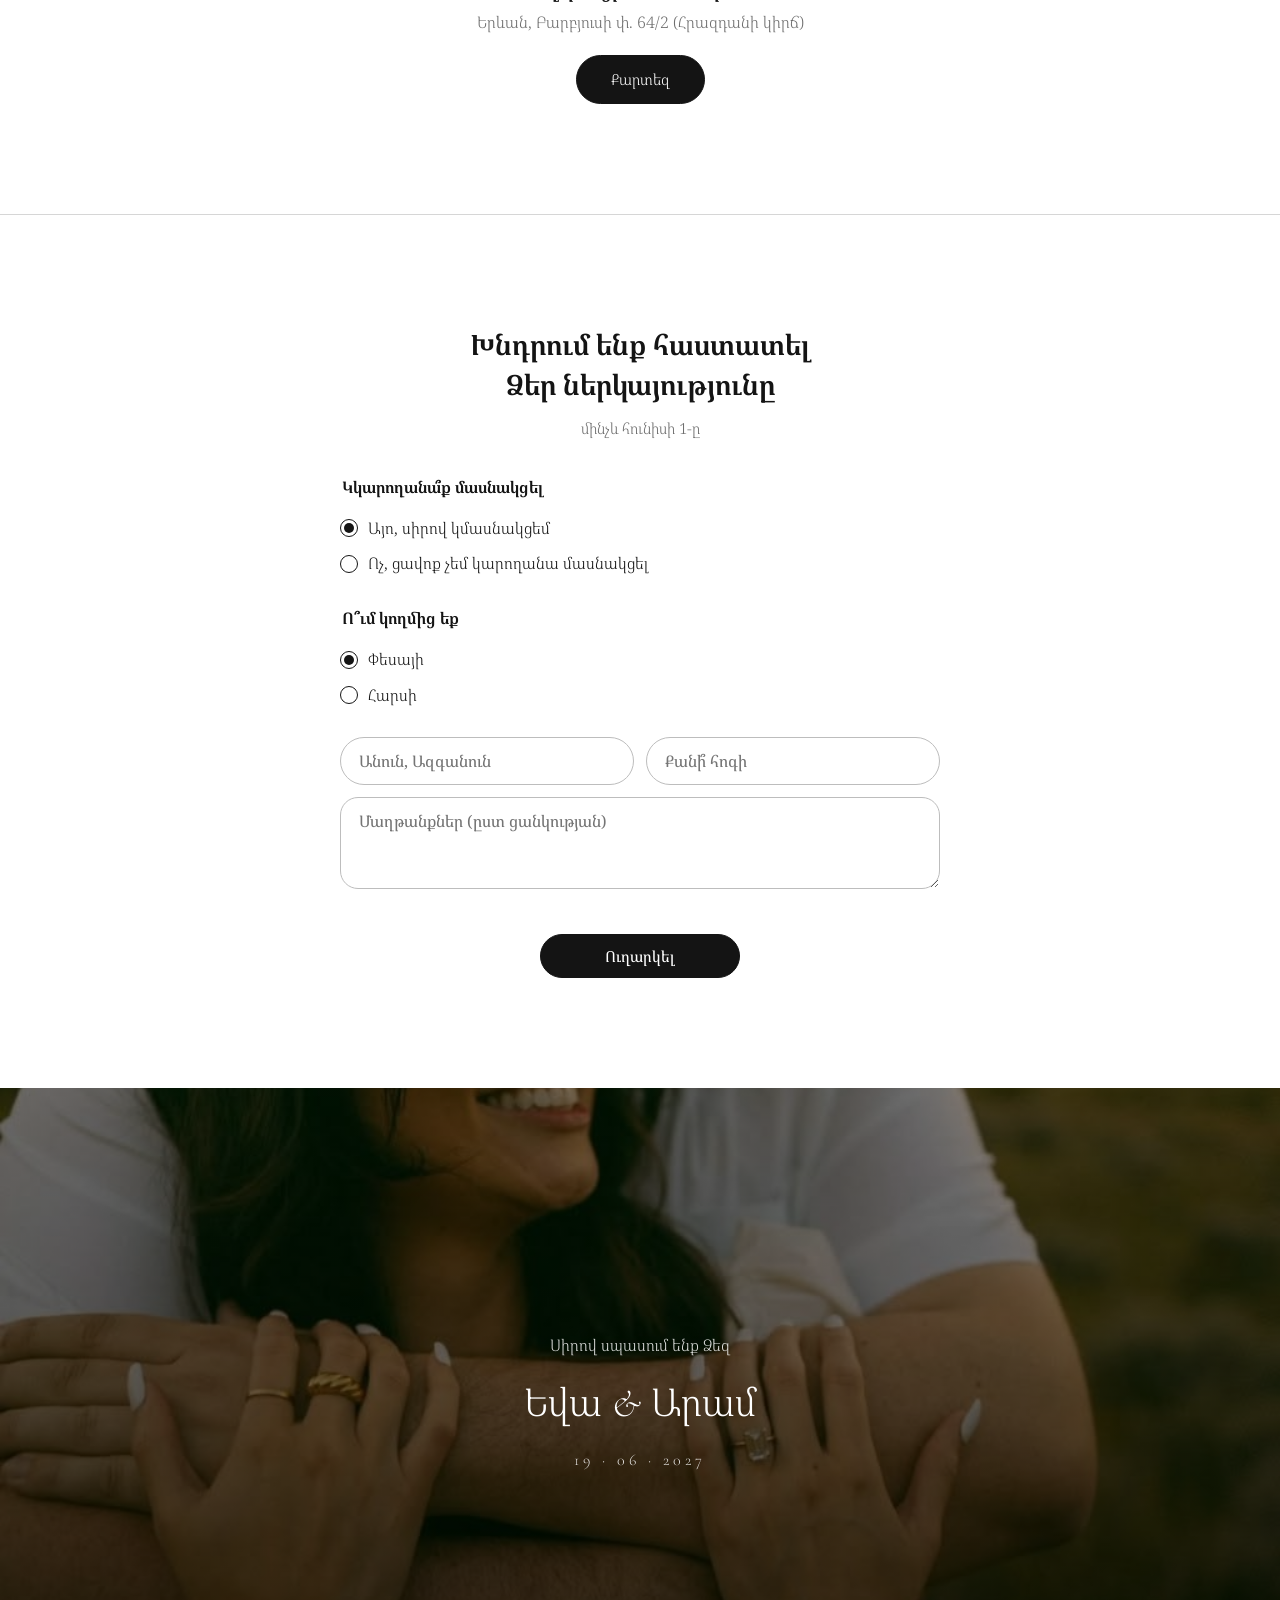
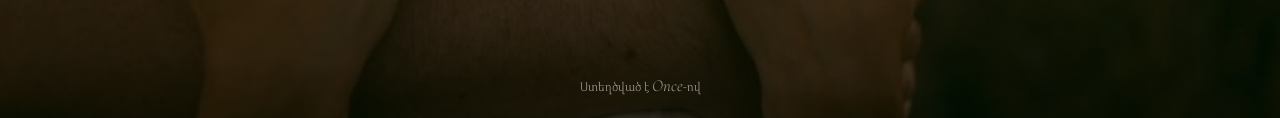
<file: templates/wedding/w01/index.html>
<!DOCTYPE html>
<html lang="hy">
<head>
  <meta charset="UTF-8">
  <meta name="viewport" content="width=device-width, initial-scale=1.0">
  <title>Եվա և Արամ — Հարսանյաց հրավեր</title>
  <!-- Google-ը այս էջը չի ցուցադրի որոնման մեջ (պարտադիր է պատվերների էջերի համար) -->
  <meta name="robots" content="noindex">
  <meta name="description" content="Սիրով հրավիրում ենք Ձեզ մեր հարսանիքին՝ 19 հունիսի, 2027">

  <!-- Տառատեսակներ (Google Fonts) -->
  <link rel="preconnect" href="https://fonts.googleapis.com">
  <link rel="preconnect" href="https://fonts.gstatic.com" crossorigin>
  <link href="https://fonts.googleapis.com/css2?family=Cormorant+Garamond:wght@300;400;500&family=Noto+Serif+Armenian:wght@300;400;600&family=Pinyon+Script&display=swap" rel="stylesheet">

  <link rel="stylesheet" href="style.css">
</head>
<body>

  <!-- ============ 0. ԲԱՑՄԱՆ ԷԿՐԱՆ ============ -->
  <!-- Կոճակը սեղմելիս էկրանը անհետանում է և երաժշտությունը միանում է -->
  <div class="intro" id="intro">
    <div class="intro__inner">
      <p class="intro__text">Սիրով հրավիրում ենք Ձեզ</p>
      <p class="intro__names">Եվա <span>&amp;</span> Արամ</p>
      <p class="intro__date">19 · 06 · 2027</p>
      <button class="btn btn--light" id="intro-btn" type="button">Բացել հրավերը</button>
    </div>
  </div>

  <!-- ============ 1. ԳԼԽԱՎՈՐ ԷԿՐԱՆ ============ -->
  <header class="hero">
    <div class="hero__inner">
      <p class="hero__date">19 · 06 · 2027</p>
      <h1 class="hero__monogram">E<span>&amp;</span>A</h1>
      <p class="hero__names">ԵՎԱ ԵՎ ԱՐԱՄ</p>
    </div>
    <a href="#invite" class="hero__scroll" aria-label="Ներքև">
      <span></span>
    </a>
  </header>

  <main>

    <!-- ============ 2. ՀՐԱՎԵՐ ============ -->
    <section id="invite" class="section section--light">
      <div class="container reveal">
        <h2 class="title">Սիրելի՛ բարեկամներ<br>և ընկերներ</h2>
        <p class="dots">· · ·</p>
        <p class="text">
          Սիրով հրավիրում ենք Ձեզ կիսելու մեզ հետ
          մեր կյանքի ամենաուրախ և կարևոր օրը՝ մեր հարսանիքը։
        </p>

        <div class="date-row">
          <span class="date-row__side">Հունիս</span>
          <span class="date-row__day">19</span>
          <span class="date-row__side">2027</span>
        </div>
        <p class="weekday">Շաբաթ</p>
      </div>
    </section>

    <!-- ============ 3. ՀԵՏՀԱՇՎԱՐԿ ============ -->
    <section class="section section--light section--tight">
      <div class="container reveal">
        <p class="label" id="countdown-label">Մինչև մեր հարսանիքը մնացել է</p>
        <div class="countdown" id="countdown">
          <div class="countdown__item"><span id="cd-days">00</span><small>օր</small></div>
          <div class="countdown__item"><span id="cd-hours">00</span><small>ժամ</small></div>
          <div class="countdown__item"><span id="cd-minutes">00</span><small>րոպե</small></div>
          <div class="countdown__item"><span id="cd-seconds">00</span><small>վայրկյան</small></div>
        </div>
      </div>
    </section>

    <!-- ============ 4. ՀԱՍՑԵՆԵՐ ============ -->
    <section class="section section--light section--border">
      <div class="container">
        <h2 class="title reveal">Հասցեներ</h2>

        <article class="venue reveal">
          <!-- Նկար՝ church.jpg (եթե չկա, երևում է գծանկարը) -->
          <div class="venue__photo venue__photo--church">
            <svg class="icon icon--dark" viewBox="0 0 80 80" aria-hidden="true">
              <path d="M40 6v10M35 11h10"/>
              <path d="M30 34l10-18 10 18"/>
              <path d="M30 34h20v12H30z"/>
              <path d="M14 74V46h52v28"/>
              <path d="M22 46l-8-8M58 46l8-8"/>
              <path d="M34 74V62a6 6 0 0 1 12 0v12"/>
              <path d="M8 74h64"/>
            </svg>
          </div>
          <p class="venue__time"><span>14:00</span>Պսակադրություն</p>
          <h3 class="venue__name">Սաղմոսավանք</h3>
          <p class="venue__address">գ. Սաղմոսավան, Արագածոտնի մարզ</p>
          <a class="btn" target="_blank" rel="noopener"
             href="https://www.google.com/maps/search/?api=1&query=40.380536,44.396672">Քարտեզ</a>
        </article>

        <article class="venue reveal">
          <!-- Նկար՝ restaurant.jpg -->
          <div class="venue__photo venue__photo--restaurant">
            <svg class="icon icon--dark" viewBox="0 0 80 80" aria-hidden="true">
              <path d="M22 14h14l-2 20a5 5 0 0 1-10 0z"/>
              <path d="M29 39v24M22 63h14"/>
              <path d="M44 14h14l-2 20a5 5 0 0 1-10 0z"/>
              <path d="M51 39v24M44 63h14"/>
            </svg>
          </div>
          <p class="venue__time"><span>18:00</span>Հարսանյաց հանդիսություն</p>
          <h3 class="venue__name">«Ֆլորենցիա» ռեստորան</h3>
          <p class="venue__address">Երևան, Բարբյուսի փ. 64/2 (Հրազդանի կիրճ)</p>
          <a class="btn" target="_blank" rel="noopener"
             href="https://www.google.com/maps/search/?api=1&query=Florence+restaurant+Barbyusi+64%2F2+Yerevan">Քարտեզ</a>
        </article>
      </div>
    </section>

    <!-- ============ 5. RSVP ============ -->
    <section id="rsvp" class="section section--light section--border">
      <div class="container reveal">
        <h2 class="title">Խնդրում ենք հաստատել<br>Ձեր ներկայությունը</h2>
        <p class="text text--small">մինչև հունիսի 1-ը</p>

        <form class="rsvp" id="rsvp-form" novalidate>
          <fieldset class="rsvp__group">
            <legend>Կկարողանա՞ք մասնակցել</legend>
            <label class="radio">
              <input type="radio" name="attending" value="Այո" checked>
              <span>Այո, սիրով կմասնակցեմ</span>
            </label>
            <label class="radio">
              <input type="radio" name="attending" value="Ոչ">
              <span>Ոչ, ցավոք չեմ կարողանա մասնակցել</span>
            </label>
          </fieldset>

          <fieldset class="rsvp__group">
            <legend>Ո՞ւմ կողմից եք</legend>
            <label class="radio">
              <input type="radio" name="side" value="Փեսայի" checked>
              <span>Փեսայի</span>
            </label>
            <label class="radio">
              <input type="radio" name="side" value="Հարսի">
              <span>Հարսի</span>
            </label>
          </fieldset>

          <div class="rsvp__row">
            <input class="field" type="text" name="name" id="rsvp-name"
                   placeholder="Անուն, Ազգանուն" autocomplete="name" required>
            <input class="field" type="number" name="guests" id="rsvp-guests"
                   placeholder="Քանի՞ հոգի" min="1" max="10" inputmode="numeric">
          </div>
          <textarea class="field" name="message" rows="3" placeholder="Մաղթանքներ (ըստ ցանկության)"></textarea>

          <p class="rsvp__error" id="rsvp-error" role="alert"></p>
          <button class="btn btn--wide" type="submit" id="rsvp-submit">Ուղարկել</button>
        </form>

        <p class="rsvp__success" id="rsvp-success" hidden>
          Շնորհակալություն, Ձեր պատասխանն ընդունված է 🤍
        </p>
      </div>
    </section>

  </main>

  <!-- ============ 6. ՎԵՐՋԻՆ ԷԿՐԱՆ ============ -->
  <footer class="footer">
    <div class="footer__inner reveal">
      <p class="footer__text">Սիրով սպասում ենք Ձեզ</p>
      <p class="footer__monogram">Եվա <span>&amp;</span> Արամ</p>
      <p class="footer__date">19 · 06 · 2027</p>
    </div>
    <!-- Once բրենդի փոքր նշան։ Հղումը Ձեր կայքի գլխավոր էջն է
         (domain-ը միացնելուց հետո href-ը փոխեք, օրինակ՝ https://once.am/) -->
    <a class="made-with" href="../../../" target="_blank" rel="noopener">Ստեղծված է <span>Once</span>-ով</a>
  </footer>

  <!-- ============ ԵՐԱԺՇՏՈՒԹՅՈՒՆ ============ -->
  <!-- Երգը դրեք music.mp3 անունով։ Եթե ֆայլ չկա, կոճակը չի երևա։ -->
  <audio id="bg-music" src="music.mp3" loop preload="metadata"></audio>
  <button class="music-btn" id="music-btn" type="button" aria-label="Միացնել երաժշտությունը" hidden>
    <svg class="music-btn__play" viewBox="0 0 24 24" aria-hidden="true"><path d="M8 5v14l11-7z"/></svg>
    <svg class="music-btn__pause" viewBox="0 0 24 24" aria-hidden="true"><path d="M7 5h4v14H7zM13 5h4v14h-4z"/></svg>
  </button>

  <script src="script.js"></script>
</body>
</html>
</file>
<file: assets/css/main.css>
/* =========================================================
   Once — գլխավոր էջի ոճեր
   Գույներն ու տառատեսակները փոխեք :root-ում
   ========================================================= */

:root {
  /* Once բրենդի գույներ */
  --cream: #f7f2ea;      /* հիմնական ֆոն */
  --paper: #fdfaf5;      /* քարտերի ֆոն */
  --sand: #ede4d6;       /* բաց բաժիններ */
  --olive: #8b7547;      /* ձիթաոսկեգույն՝ վերնամաս, ներքնամաս */
  --olive-dark: #6f5d37;
  --accent: #d9541e;       /* նարնջագույն՝ կոճակներ, ձեռագիր գծեր */
  --accent-text: #b8441a;  /* մի քիչ մուգ նարնջագույն՝ փոքր տեքստերի համար */
  --accent-dark: #8f3514;  /* մուգ՝ «Պատվիրեք» բաժնի ֆոն, hover */
  --ink: #2b2420;        /* տեքստ */
  --muted: #6f655c;
  --line: #ddd2c2;

  /* Տառատեսակներ */
  --font-display: "Playfair Display", "Noto Serif Armenian", Georgia, serif; /* մեծ վերնագրեր */
  --font-main: "Noto Serif Armenian", Georgia, serif;                        /* տեքստ */
  --font-ui: "Noto Sans Armenian", "Arial Narrow", sans-serif;               /* մենյու, կոճակներ */

  --shadow: 0 22px 40px -22px rgba(43, 36, 32, .45);
}

*, *::before, *::after { box-sizing: border-box; }
html { scroll-behavior: smooth; scroll-padding-top: 80px; }
body {
  margin: 0;
  background: var(--cream);
  color: var(--ink);
  font-family: var(--font-main);
  font-weight: 300;
  line-height: 1.7;
  -webkit-font-smoothing: antialiased;
  overflow-x: hidden;
}
h1, h2, h3, p { margin: 0; }
[hidden] { display: none !important; }

.wrap { max-width: 1160px; margin: 0 auto; padding: 0 16px; }

/* Նեղ, մեծատառ գրություն (մենյու, կոճակներ, փոքր վերնագրեր) */
.announce, .nav a, .btn, .filter, .eyebrow, .card__code, .card__badge {
  font-family: var(--font-ui);
  font-stretch: 75%;
  text-transform: uppercase;
  letter-spacing: 1.2px;
}

/* ---------- Կոճակներ ---------- */
/* Հիմնական կոճակ՝ կլոր, նարնջագույն */
.btn {
  display: inline-flex;
  align-items: center;
  justify-content: center;
  gap: 10px;
  padding: 13px 28px;
  border: 1px solid var(--accent);
  border-radius: 999px;
  background: var(--accent);
  color: #fff;
  font-size: 1rem;
  font-weight: 400;
  text-decoration: none;
  cursor: pointer;
  transition: background .25s, color .25s, border-color .25s, transform .25s;
}
.btn:hover, .btn:focus-visible { background: #b8441a; border-color: #b8441a; transform: translateY(-1px); }

/* Սլաք՝ «→», շարժվում է hover-ի ժամանակ */
.btn--arrow::after { content: "→"; font-family: Georgia, serif; text-transform: none; transition: transform .25s; }
.btn--arrow:hover::after { transform: translateX(4px); }

/* Երկրորդական կոճակ՝ առանց ֆոնի, կլոր «play» նշանով */
.btn--play { padding-left: 6px; background: transparent; border-color: transparent; color: var(--ink); }
.btn--play:hover, .btn--play:focus-visible { background: transparent; border-color: transparent; color: var(--accent); }
.btn__circle {
  position: relative;
  width: 40px;
  height: 40px;
  border: 1px solid currentColor;
  border-radius: 50%;
  flex-shrink: 0;
}
.btn__circle::after {
  content: "";
  position: absolute;
  top: 50%;
  left: 54%;
  transform: translate(-50%, -50%);
  border-style: solid;
  border-width: 6px 0 6px 10px;
  border-color: transparent transparent transparent currentColor;
}

.btn--outline { background: transparent; border-color: var(--ink); color: var(--ink); }
.btn--outline:hover, .btn--outline:focus-visible { background: var(--ink); border-color: var(--ink); color: var(--cream); }
.btn--small { padding: 7px 18px; font-size: .9rem; }
.btn--light { background: var(--cream); border-color: var(--cream); color: var(--accent-dark); }
.btn--light:hover, .btn--light:focus-visible { background: #fff; border-color: #fff; color: var(--accent-dark); }
.btn--ghost { background: transparent; border-color: rgba(247, 242, 234, .6); color: var(--cream); }
.btn--ghost:hover, .btn--ghost:focus-visible { background: var(--cream); border-color: var(--cream); color: var(--accent-dark); }

/* ---------- Ձեռագիր նարնջագույն գիծ բառի տակ ---------- */
/* Օգտագործեք քիչ՝ մեկ-երկու կարևոր բառի համար. <span class="scribble">բառ</span> */
.scribble {
  padding-bottom: .14em;
  background: url("data:image/svg+xml,%3Csvg xmlns='http://www.w3.org/2000/svg' viewBox='0 0 300 20' preserveAspectRatio='none'%3E%3Cpath d='M4 14 C 60 6, 120 4, 180 8 S 270 13, 296 7' fill='none' stroke='%23d9541e' stroke-width='4.5' stroke-linecap='round'/%3E%3C/svg%3E") no-repeat left bottom / 100% .32em;
  -webkit-box-decoration-break: clone;
  box-decoration-break: clone;
}

/* ---------- Վերևի ժապավեն ---------- */
.announce {
  padding: 9px 16px;
  background: var(--olive-dark);
  color: var(--cream);
  text-align: center;
  font-size: .85rem;
}

/* ---------- Վերնամաս ---------- */
.site-header {
  position: sticky;
  top: 0;
  z-index: 10;
  background: var(--olive);
  color: var(--cream);
}
.site-header__inner {
  display: flex;
  flex-direction: column;
  align-items: center;
  gap: 4px;
  padding-top: 14px;
  padding-bottom: 10px;
}

/* Լոգո */
.logo {
  display: inline-flex;
  align-items: center;
  gap: 6px;
  color: inherit;
  text-decoration: none;
}
.logo__word {
  font-family: "Playfair Display", Georgia, serif;
  font-weight: 500;
  font-size: 2.6rem;
  line-height: 1;
  letter-spacing: -.5px;
}
.logo__mark { width: 26px; height: 26px; margin-top: -14px; }
.logo__fruit { fill: var(--accent-text); }
.logo__seed { fill: #ffe2cf; }
.logo--small .logo__word { font-size: 2rem; }

.nav { display: flex; flex-wrap: wrap; justify-content: center; gap: 6px 30px; }
.nav a { color: var(--cream); text-decoration: none; font-size: .98rem; opacity: .92; }
.nav a:hover { opacity: 1; text-decoration: underline; text-underline-offset: 6px; }
.nav__accent { color: #ffd9c2 !important; font-weight: 500; } /* «Պատվիրել»՝ բաց նարնջագույնով */

/* ---------- Փոքր վերնագիր ---------- */
.eyebrow {
  color: var(--accent-text);
  font-size: .9rem;
  margin-bottom: 14px;
}
.eyebrow--center { text-align: center; }

/* ---------- 1. Գլխավոր բաժին ---------- */
.hero { padding: 72px 0 88px; overflow: hidden; }
.hero__grid {
  display: grid;
  grid-template-columns: 1fr 1.05fr;
  align-items: center;
  gap: 40px;
}
.hero__title {
  font-family: var(--font-display);
  font-size: clamp(2.3rem, 5.4vw, 4rem);
  font-weight: 400;
  line-height: 1.12;
  color: var(--olive-dark);
  margin-bottom: 22px;
}
.hero__title em { font-style: italic; color: var(--accent-text); }
.section__title .scribble { font-style: italic; }
.hero__text { max-width: 470px; color: var(--muted); font-size: 1.05rem; margin-bottom: 32px; }
.hero__buttons { display: flex; flex-wrap: wrap; align-items: center; gap: 14px 22px; }

/* Կոլաժ */
.collage { position: relative; height: 600px; }
.collage__photo {
  position: absolute;
  top: 30px;
  left: 0;
  width: 46%;
  aspect-ratio: 3 / 4;
  background-size: cover;
  background-position: center;
  box-shadow: var(--shadow);
  transform: rotate(-4deg);
}
.collage__card {
  position: absolute;
  bottom: 10px;
  left: 12%;
  width: 42%;
  padding: 34px 18px 30px;
  background: var(--paper);
  border: 1px solid var(--line);
  box-shadow: var(--shadow);
  text-align: center;
  transform: rotate(3deg);
  z-index: 2;
}
.collage__small { font-size: .8rem; color: var(--muted); }
.collage__names {
  font-family: var(--font-main);
  font-size: 1.6rem;
  line-height: 1.3;
  color: var(--olive-dark);
  margin: 6px 0;
}
.collage__names span { font-family: "Playfair Display", serif; font-style: italic; color: var(--accent-text); }
.collage__date { font-family: "Playfair Display", serif; letter-spacing: 3px; font-size: .85rem; color: var(--muted); }
/* Նարնջագույն կնիք */
.collage__seal {
  position: absolute;
  top: -18px;
  left: 50%;
  width: 40px;
  height: 40px;
  margin-left: -20px;
  border-radius: 50%;
  background: radial-gradient(circle at 35% 35%, #ee7a45, var(--accent-dark));
  box-shadow: 0 4px 8px rgba(143, 53, 20, .35);
}
.phone {
  position: absolute;
  top: 0;
  right: 0;
  width: 280px;
  height: 570px;
  padding: 11px;
  border-radius: 42px;
  background: #1f1a17;
  box-shadow: var(--shadow);
  z-index: 3;
}
.phone__screen {
  display: block;
  width: 100%;
  height: 100%;
  border: 0;
  border-radius: 32px;
  background: #111;
}

/* ---------- 2. Տոներ (մեծ բառեր) ---------- */
.occasions { border-top: 1px solid var(--line); border-bottom: 1px solid var(--line); background: var(--paper); }
.occasions__row {
  display: flex;
  flex-wrap: wrap;
  align-items: center;
  justify-content: space-around;
  gap: 12px 28px;
  padding-top: 34px;
  padding-bottom: 34px;
}
.occasions a {
  font-family: var(--font-main);
  font-size: clamp(1.5rem, 3.4vw, 2.5rem);
  font-weight: 500;
  color: var(--olive);
  text-decoration: none;
  transition: color .25s;
}
.occasions a:hover { color: var(--accent-text); }

/* Փոքր կլոր շեշտ */
.seed {
  display: inline-block;
  width: 10px;
  height: 14px;
  border-radius: 50% 50% 50% 50% / 60% 60% 40% 40%;
  background: var(--accent-text);
}

/* ---------- Բաժիններ ---------- */
.section { padding: 96px 0; }
.section--tint { background: var(--sand); }
.section--dark { background: var(--accent-dark); color: var(--cream); }
.section--dark .eyebrow { color: #ffc7a8; }
.section__title {
  text-align: center;
  font-family: var(--font-display);
  font-size: clamp(1.8rem, 4.2vw, 2.8rem);
  font-weight: 400;
  line-height: 1.25;
  color: var(--olive-dark);
  margin-bottom: 40px;
}
.section--dark .section__title { color: var(--cream); }

/* ---------- 3. Ֆիլտր ---------- */
.filters {
  display: flex;
  flex-wrap: wrap;
  justify-content: center;
  gap: 8px;
  margin-bottom: 40px;
}
.filter {
  padding: 8px 18px;
  border: 1px solid var(--line);
  background: transparent;
  color: var(--ink);
  font-size: .95rem;
  cursor: pointer;
  transition: background .2s, color .2s, border-color .2s;
}
.filter:hover { border-color: var(--olive); }
.filter.is-active { background: var(--olive); border-color: var(--olive); color: var(--cream); }

/* ---------- Քարտեր ---------- */
.cards {
  display: grid;
  grid-template-columns: repeat(auto-fill, minmax(240px, 1fr));
  gap: 28px;
}
.card { display: flex; flex-direction: column; }
.card__img {
  position: relative;
  display: block;
  aspect-ratio: 3 / 4;
  background-color: var(--sand);
  background-size: cover;
  background-position: center;
  transition: transform .35s, box-shadow .35s;
}
.card:not(.card--soon):hover .card__img { transform: rotate(-1.5deg) translateY(-4px); box-shadow: var(--shadow); }
.card__img--empty {
  display: grid;
  place-items: center;
  border: 1px dashed var(--line);
  background: var(--paper);
}
.card__badge {
  position: absolute;
  top: 12px;
  left: 12px;
  padding: 2px 10px;
  background: var(--accent-text);
  color: #fff;
  font-size: .8rem;
}
.card__soon { font-family: "Playfair Display", serif; font-style: italic; font-size: 1.5rem; color: var(--olive); }
.card__body { padding: 16px 2px 0; display: flex; flex-direction: column; gap: 4px; flex: 1; }
.card__code { color: var(--olive); font-size: .9rem; }
.card__title { font-family: var(--font-main); font-size: 1.15rem; font-weight: 500; }
.card__features { font-size: .85rem; color: var(--muted); margin-bottom: 12px; }
.card .btn { margin-top: auto; align-self: flex-start; }
.card--soon { opacity: .8; }

/* ---------- 4. Հնարավորություններ ---------- */
.features {
  display: grid;
  grid-template-columns: repeat(3, 1fr);
  border-top: 1px solid var(--line);
  border-left: 1px solid var(--line);
}
.feature {
  padding: 32px 28px;
  border-right: 1px solid var(--line);
  border-bottom: 1px solid var(--line);
}
.feature svg {
  width: 40px;
  height: 40px;
  fill: none;
  stroke: var(--accent-text);
  stroke-width: 1.4;
  stroke-linecap: round;
  stroke-linejoin: round;
  margin-bottom: 12px;
}
.feature h3 { font-size: 1.1rem; font-weight: 500; margin-bottom: 4px; color: var(--olive-dark); }
.feature p { color: var(--muted); font-size: .94rem; }

/* ---------- 5. Քայլեր ---------- */
.steps {
  list-style: none;
  margin: 0;
  padding: 0;
  display: grid;
  grid-template-columns: repeat(4, 1fr);
  gap: 28px;
}
.steps li { border-top: 1px solid var(--olive); padding-top: 18px; }
.steps span {
  display: block;
  font-family: "Playfair Display", serif;
  font-style: italic;
  font-size: 2.6rem;
  line-height: 1;
  color: var(--accent-text);
  margin-bottom: 10px;
}
.steps h3 { font-size: 1.08rem; font-weight: 500; margin-bottom: 6px; }
.steps p { color: var(--muted); font-size: .94rem; }

/* ---------- 6. Մտքի բաժին ---------- */
.quote { padding: 110px 0; text-align: center; background: var(--olive); color: var(--cream); }
.quote__mark { font-family: "Playfair Display", serif; font-size: 5rem; line-height: .6; color: #ffc7a8; }
.quote__text {
  max-width: 760px;
  margin: 18px auto 20px;
  font-size: clamp(1.3rem, 3.4vw, 2rem);
  font-weight: 300;
  line-height: 1.5;
}
.quote__sign { font-family: "Playfair Display", serif; font-style: italic; font-size: 1.8rem; }

/* ---------- 7. FAQ ---------- */
.faq { max-width: 780px; }
.faq details { border-bottom: 1px solid var(--line); padding: 20px 0; }
.faq summary {
  display: flex;
  justify-content: space-between;
  gap: 16px;
  font-weight: 400;
  font-size: 1.05rem;
  cursor: pointer;
  list-style: none;
}
.faq summary::-webkit-details-marker { display: none; }
.faq summary::after {
  content: "+";
  flex-shrink: 0;
  font-family: "Playfair Display", serif;
  font-size: 1.6rem;
  line-height: 1;
  color: var(--accent-text);
  transition: transform .25s;
}
.faq details[open] summary::after { transform: rotate(45deg); }
.faq details p { margin-top: 10px; color: var(--muted); }

/* ---------- 8. Պատվեր ---------- */
.order { text-align: center; }
.order > p { color: rgba(247, 242, 234, .85); }
.order__buttons { display: flex; flex-wrap: wrap; justify-content: center; gap: 12px; margin-top: 30px; }

/* ---------- Ներքնամաս ---------- */
.site-footer { padding: 44px 0; background: var(--olive); color: rgba(247, 242, 234, .85); text-align: center; font-size: .92rem; }
.site-footer .logo { color: var(--cream); }
.site-footer__inner { display: flex; flex-direction: column; align-items: center; gap: 6px; }
.site-footer__copy { font-size: .8rem; opacity: .8; }

/* ---------- Scroll-ի անիմացիա ---------- */
.js .reveal { opacity: 0; transform: translateY(24px); transition: opacity .8s ease, transform .8s ease; }
.js .reveal.is-visible { opacity: 1; transform: none; }
@media (prefers-reduced-motion: reduce) {
  html { scroll-behavior: auto; }
  .js .reveal { opacity: 1; transform: none; transition: none; }
}

/* ---------- Պլանշետ ---------- */
@media (max-width: 960px) {
  .hero__grid { grid-template-columns: 1fr; text-align: center; }
  .hero__text { margin-left: auto; margin-right: auto; }
  .hero__buttons { justify-content: center; }
  .collage { max-width: 560px; width: 100%; margin: 16px auto 0; }
  .features { grid-template-columns: repeat(2, 1fr); }
  .steps { grid-template-columns: repeat(2, 1fr); }
}

/* ---------- Հեռախոս ---------- */
@media (max-width: 600px) {
  .announce { font-size: .75rem; }
  .site-header__inner { padding-top: 10px; padding-bottom: 8px; }
  .logo__word { font-size: 2.1rem; }
  .nav { gap: 2px 16px; }
  .nav a { font-size: .85rem; }
  .nav a:not(.nav__accent):nth-child(n+3) { display: none; } /* հեռախոսում՝ միայն 3 հղում */
  .hero { padding: 44px 0 56px; }
  .collage { height: 480px; }
  .collage__photo { width: 50%; top: 40px; }
  .collage__card { width: 47%; left: 0; padding: 28px 10px 22px; z-index: 4; }
  .occasions .seed { display: none; }
  .collage__names { font-size: 1.25rem; }
  .phone { width: 200px; height: 420px; border-radius: 34px; padding: 9px; }
  .phone__screen { border-radius: 26px; }
  .occasions__row { justify-content: center; gap: 6px 16px; padding-top: 24px; padding-bottom: 24px; }
  .section { padding: 64px 0; }
  .features { grid-template-columns: 1fr; }
  .feature { padding: 22px 20px; }
  .steps { grid-template-columns: 1fr; }
  .cards { grid-template-columns: 1fr 1fr; gap: 16px; }
  .card__features { display: none; }
  .card .btn { padding: 7px 12px; font-size: .82rem; }
  .card__soon { font-size: 1.2rem; }
  .quote { padding: 76px 0; }
}
</file>
<file: assets/css/preview-light.css>
/* =========================================================
   Once — ՓՈՐՁՆԱԿԱՆ ոճ «Բաց և ուրախ»
   Փղոսկր ֆոն, վարդագույն բաժիններ, կարագի դեղին շեշտեր,
   վառ կարմիր լոգո և կոճակներ, տաք շոկոլադագույն տեքստ։
   Միանում է main.css-ից հետո։ Մուգ ժապավեններ չկան։
   ========================================================= */

:root {
  --cream: #fbf7f1;        /* հիմնական ֆոն՝ փղոսկր */
  --paper: #fffdf9;        /* քարտեր */
  --sand: #f7e1da;         /* բաժիններ՝ մեղմ վարդագույն */
  --butter: #f6e7b0;       /* փոքր ուրախ շեշտեր՝ կարագի դեղին */
  --olive: #3a2a24;        /* (main.css-ում վերնամասի գույնն էր) այստեղ՝ տեքստ */
  --olive-dark: #3a2a24;
  --accent: #e0443a;       /* վառ կարմիր՝ լոգո, կոճակներ, ձեռագիր գծեր */
  --accent-text: #c9362d;  /* մի քիչ մուգ կարմիր՝ փոքր տեքստերի համար */
  --accent-dark: #c9362d;
  --ink: #3a2a24;          /* տաք շոկոլադագույն տեքստ */
  --muted: #7a655b;
  --line: #efd3ca;
}

body { background: var(--cream); color: var(--ink); }
.section--tint, .occasions { background: var(--sand); }

.hero__title, .section__title, .feature h3 { color: var(--ink); }
.occasions a { color: var(--ink); }
.occasions a:hover { color: var(--accent); }
.seed { background: var(--accent); }

.btn:hover, .btn:focus-visible { background: var(--accent-dark); border-color: var(--accent-dark); }
.scribble {
  background-image: url("data:image/svg+xml,%3Csvg xmlns='http://www.w3.org/2000/svg' viewBox='0 0 300 20' preserveAspectRatio='none'%3E%3Cpath d='M4 14 C 60 6, 120 4, 180 8 S 270 13, 296 7' fill='none' stroke='%23e0443a' stroke-width='4.5' stroke-linecap='round'/%3E%3C/svg%3E");
}
.filter.is-active { background: var(--accent); border-color: var(--accent); color: #fff; }
.card__badge { background: var(--butter); color: var(--ink); }
.card__img--empty { background: var(--paper); border-color: var(--line); }
.card__soon, .card__code { color: var(--accent-text); }

/* ---------- Վերնամաս ---------- */
.announce { background: var(--butter); color: var(--ink); }
.site-header {
  background: rgba(251, 247, 241, .94);
  color: var(--ink);
  border-bottom: 1px solid var(--line);
  -webkit-backdrop-filter: blur(6px);
  backdrop-filter: blur(6px);
}
.site-header__inner { padding-top: 8px; padding-bottom: 8px; gap: 0; }
.logo__img { display: block; width: 120px; height: auto; }
.nav a { color: var(--ink); }
.nav__accent { color: var(--accent) !important; }

/* ---------- 1. Գլխավոր բաժին ---------- */
.paper-hero {
  position: relative;
  min-height: 86vh;
  display: flex;
  align-items: center;
  justify-content: center;
  padding: 72px 0 88px;
  overflow: hidden;
  background:
    radial-gradient(circle at 15% 20%, rgba(246, 231, 176, .55), transparent 40%),
    radial-gradient(circle at 85% 80%, rgba(247, 225, 218, .9), transparent 45%),
    var(--cream);
  text-align: center;
}

/* Մեծ դրոշմված «ONCE»՝ շատ նուրբ */
.emboss {
  position: absolute;
  inset: -4% -6%;
  display: grid;
  grid-template-rows: repeat(4, 1fr);
  align-items: center;
  font-family: "Playfair Display", Georgia, serif;
  font-size: clamp(7rem, 24vw, 22rem);
  line-height: .9;
  letter-spacing: .12em;
  color: transparent;
  -webkit-text-stroke: 1px rgba(224, 68, 58, .12);
  text-shadow: 2px 2px 3px rgba(224, 68, 58, .05);
  white-space: nowrap;
  user-select: none;
  pointer-events: none;
}
.emboss span:nth-child(even) { margin-left: -.6em; }
.paper-hero__shadow { display: none; }

.paper-hero__content { position: relative; z-index: 1; }
.paper-hero__logo {
  display: block;
  width: min(560px, 82vw);
  height: auto;
  margin: 0 auto 8px;
  transform: rotate(-4deg);
}
.paper-hero__title {
  font-family: var(--font-main);
  font-size: clamp(1.4rem, 3.2vw, 2.1rem);
  font-weight: 400;
  color: var(--ink);
  margin-bottom: 10px;
}
.paper-hero__text { color: var(--muted); margin-bottom: 30px; }
.paper-hero .hero__buttons { justify-content: center; }

/* ---------- Մտքի բաժին՝ վարդագույն ---------- */
.quote { background: var(--sand); color: var(--ink); }
.quote__mark, .quote__sign { color: var(--accent); }

/* ---------- Պատվեր՝ կարագի դեղին ---------- */
.section--dark { background: var(--butter); color: var(--ink); }
.section--dark .section__title { color: var(--ink); }
.section--dark .eyebrow { color: var(--accent-text); }
.order > p { color: var(--muted); }
.btn--light { background: var(--accent); border-color: var(--accent); color: #fff; }
.btn--light:hover, .btn--light:focus-visible { background: var(--accent-dark); border-color: var(--accent-dark); color: #fff; }
.btn--ghost { border-color: var(--ink); color: var(--ink); }
.btn--ghost:hover, .btn--ghost:focus-visible { background: var(--ink); border-color: var(--ink); color: var(--cream); }

/* ---------- Ներքնամաս՝ վարդագույն ---------- */
.site-footer { background: var(--sand); color: var(--muted); }
.site-footer .logo__img { width: 110px; }

/* ---------- Հեռախոս ---------- */
@media (max-width: 600px) {
  .logo__img { width: 100px; }
  .paper-hero { min-height: 78vh; padding: 56px 0 64px; }
  .emboss { font-size: 36vw; inset: 0 -20%; }
}
</file>
<file: assets/css/preview-matcha.css>
/* =========================================================
   Once — ՓՈՐՁՆԱԿԱՆ ոճ «Մատչա և ցիտրուս»
   Pearl Oatmilk #F9F6F1 · Golden Matcha #B7AD76
   Citrus Spice #D07E42 · Forest Depth #181B17
   Միանում է main.css-ից հետո։
   Կարևոր․ ցիտրուսի և մատչայի վրա տեքստը մուգ է (Forest),
   քանի որ սպիտակ տեքստը այդ գույների վրա վատ է կարդացվում։
   ========================================================= */

:root {
  --cream: #f9f6f1;        /* Pearl Oatmilk՝ հիմնական ֆոն */
  --paper: #fdfbf8;        /* քարտեր */
  --matcha: #b7ad76;       /* Golden Matcha՝ ժապավեններ */
  --sand: #ebe7d6;         /* մատչայի շատ բաց երանգ՝ բաժիններ */
  --olive: #181b17;
  --olive-dark: #181b17;
  --accent: #d07e42;       /* Citrus Spice՝ կոճակներ, ձեռագիր գիծ */
  --accent-text: #a5571f;  /* մուգ ցիտրուս՝ փոքր տեքստերի համար (կարդացվում է բաց ֆոնին) */
  --accent-dark: #b9692f;  /* կոճակի hover */
  --ink: #181b17;          /* Forest Depth՝ տեքստ */
  --muted: #5d6055;
  --line: #e2dccb;
}

body { background: var(--cream); color: var(--ink); }
.section--tint, .occasions { background: var(--sand); }

.hero__title, .section__title, .feature h3 { color: var(--ink); }
.occasions a { color: var(--ink); }
.occasions a:hover { color: var(--accent-text); }
.seed { background: var(--accent); }

/* Կոճակներ՝ ցիտրուս ֆոն, մուգ տեքստ */
.btn { color: var(--ink); }
.btn:hover, .btn:focus-visible { background: var(--accent-dark); border-color: var(--accent-dark); color: var(--ink); }
.btn--play, .btn--play:hover, .btn--play:focus-visible { color: var(--ink); }
.btn--outline { border-color: var(--ink); color: var(--ink); }
.btn--outline:hover, .btn--outline:focus-visible { background: var(--ink); color: var(--cream); }

.scribble {
  background-image: url("data:image/svg+xml,%3Csvg xmlns='http://www.w3.org/2000/svg' viewBox='0 0 300 20' preserveAspectRatio='none'%3E%3Cpath d='M4 14 C 60 6, 120 4, 180 8 S 270 13, 296 7' fill='none' stroke='%23d07e42' stroke-width='4.5' stroke-linecap='round'/%3E%3C/svg%3E");
}
.filter.is-active { background: var(--ink); border-color: var(--ink); color: var(--cream); }
.card__badge { background: var(--matcha); color: var(--ink); }
.card__img--empty { background: var(--paper); border-color: var(--line); }
.card__soon, .card__code { color: var(--accent-text); }
.eyebrow { color: var(--accent-text); }

/* ---------- Վերնամաս ---------- */
.announce { background: var(--matcha); color: var(--ink); }
.site-header {
  background: rgba(249, 246, 241, .94);
  color: var(--ink);
  border-bottom: 1px solid var(--line);
  -webkit-backdrop-filter: blur(6px);
  backdrop-filter: blur(6px);
}
.site-header__inner { padding-top: 8px; padding-bottom: 8px; gap: 0; }
.logo__img { display: block; width: 120px; height: auto; }
.nav a { color: var(--ink); }
.nav__accent { color: var(--accent-text) !important; }

/* ---------- 1. Գլխավոր բաժին ---------- */
.paper-hero {
  position: relative;
  min-height: 86vh;
  display: flex;
  align-items: center;
  justify-content: center;
  padding: 72px 0 88px;
  overflow: hidden;
  background:
    radial-gradient(circle at 12% 18%, rgba(183, 173, 118, .28), transparent 42%),
    radial-gradient(circle at 88% 82%, rgba(208, 126, 66, .16), transparent 45%),
    var(--cream);
  text-align: center;
}
.emboss {
  position: absolute;
  inset: -4% -6%;
  display: grid;
  grid-template-rows: repeat(4, 1fr);
  align-items: center;
  font-family: "Playfair Display", Georgia, serif;
  font-size: clamp(7rem, 24vw, 22rem);
  line-height: .9;
  letter-spacing: .12em;
  color: transparent;
  -webkit-text-stroke: 1px rgba(24, 27, 23, .08);
  white-space: nowrap;
  user-select: none;
  pointer-events: none;
}
.emboss span:nth-child(even) { margin-left: -.6em; }
.paper-hero__shadow { display: none; }
.paper-hero__content { position: relative; z-index: 1; }
.paper-hero__logo {
  display: block;
  width: min(560px, 82vw);
  height: auto;
  margin: 0 auto 8px;
  transform: rotate(-4deg);
}
.paper-hero__title {
  font-family: var(--font-main);
  font-size: clamp(1.4rem, 3.2vw, 2.1rem);
  font-weight: 400;
  color: var(--ink);
  margin-bottom: 10px;
}
.paper-hero__text { color: var(--muted); margin-bottom: 30px; }
.paper-hero .hero__buttons { justify-content: center; }

/* ---------- Մտքի բաժին՝ մատչա ---------- */
.quote { background: var(--matcha); color: var(--ink); }
.quote__mark, .quote__sign { color: var(--ink); }

/* ---------- Պատվեր՝ մուգ անտառային ---------- */
.section--dark { background: var(--ink); color: var(--cream); }
.section--dark .section__title { color: var(--cream); }
.section--dark .eyebrow { color: var(--matcha); }
.order > p { color: #d9d5c8; }
.btn--light { background: var(--accent); border-color: var(--accent); color: var(--ink); }
.btn--light:hover, .btn--light:focus-visible { background: var(--cream); border-color: var(--cream); color: var(--ink); }
.btn--ghost { border-color: rgba(249, 246, 241, .6); color: var(--cream); }
.btn--ghost:hover, .btn--ghost:focus-visible { background: var(--cream); border-color: var(--cream); color: var(--ink); }

/* ---------- Ներքնամաս ---------- */
.site-footer { background: var(--sand); color: var(--muted); }
.site-footer .logo__img { width: 110px; }

/* ---------- Հեռախոս ---------- */
@media (max-width: 600px) {
  .logo__img { width: 100px; }
  .paper-hero { min-height: 78vh; padding: 56px 0 64px; }
  .emboss { font-size: 36vw; inset: 0 -20%; }
}
</file>
<file: assets/css/preview-pistachio.css>
/* =========================================================
   Once — ՓՈՐՁՆԱԿԱՆ ոճ «Պիստակ»
   Pearl Oatmilk #F9F6F1 · Pistachio #B9C255
   Forest Depth #181B17 · Citrus Spice #D07E42 (միայն փոքր շեշտ)
   Միանում է main.css-ից հետո։
   Կարևոր․ պիստակի վրա տեքստը միշտ մուգ է (Forest),
   սպիտակը չի կարդացվում։ Մեծ հարթ մակերեսներում՝ բաց երանգ։
   ========================================================= */

:root {
  --cream: #f9f6f1;        /* Pearl Oatmilk՝ հիմնական ֆոն */
  --paper: #fdfbf8;        /* քարտեր */
  --matcha: #b9c255;       /* Pistachio՝ ժապավեններ */
  --sand: #eff0dc;         /* պիստակի շատ բաց երանգ՝ բաժիններ */
  --olive: #181b17;
  --olive-dark: #181b17;
  --accent: #b9c255;       /* Pistachio՝ կոճակներ */
  --citrus: #d07e42;       /* Citrus Spice՝ միայն ձեռագիր գիծ */
  --accent-text: #5f6a14;  /* մուգ պիստակ՝ փոքր տեքստերի համար (կարդացվում է բաց ֆոնին) */
  --accent-dark: #a5ae3f;  /* կոճակի hover */
  --ink: #181b17;          /* Forest Depth՝ տեքստ */
  --muted: #5d6055;
  --line: #e1e3c6;
}

body { background: var(--cream); color: var(--ink); }
.section--tint, .occasions { background: var(--sand); }

.hero__title, .section__title, .feature h3 { color: var(--ink); }
.occasions a { color: var(--ink); }
.occasions a:hover { color: var(--accent-text); }
.seed { background: var(--accent); }

/* Կոճակներ՝ պիստակ ֆոն, մուգ տեքստ */
.btn { color: var(--ink); }
.btn:hover, .btn:focus-visible { background: var(--accent-dark); border-color: var(--accent-dark); color: var(--ink); }
.btn--play, .btn--play:hover, .btn--play:focus-visible { color: var(--ink); }
.btn--outline { border-color: var(--ink); color: var(--ink); }
.btn--outline:hover, .btn--outline:focus-visible { background: var(--ink); color: var(--cream); }

.scribble {
  background-image: url("data:image/svg+xml,%3Csvg xmlns='http://www.w3.org/2000/svg' viewBox='0 0 300 20' preserveAspectRatio='none'%3E%3Cpath d='M4 14 C 60 6, 120 4, 180 8 S 270 13, 296 7' fill='none' stroke='%23d07e42' stroke-width='4.5' stroke-linecap='round'/%3E%3C/svg%3E");
}
.filter.is-active { background: var(--ink); border-color: var(--ink); color: var(--cream); }
.card__badge { background: var(--matcha); color: var(--ink); }
.card__img--empty { background: var(--paper); border-color: var(--line); }
.card__soon, .card__code { color: var(--accent-text); }
.eyebrow { color: var(--accent-text); }

/* ---------- Վերնամաս ---------- */
.announce { background: var(--matcha); color: var(--ink); }
.site-header {
  background: rgba(249, 246, 241, .94);
  color: var(--ink);
  border-bottom: 1px solid var(--line);
  -webkit-backdrop-filter: blur(6px);
  backdrop-filter: blur(6px);
}
.site-header__inner { padding-top: 8px; padding-bottom: 8px; gap: 0; }
.logo__img { display: block; width: 120px; height: auto; }
.nav a { color: var(--ink); }
.nav__accent { color: var(--accent-text) !important; }

/* ---------- 1. Գլխավոր բաժին ---------- */
.paper-hero {
  position: relative;
  min-height: 86vh;
  display: flex;
  align-items: center;
  justify-content: center;
  padding: 72px 0 88px;
  overflow: hidden;
  background:
    radial-gradient(circle at 12% 18%, rgba(185, 194, 85, .22), transparent 42%),
    radial-gradient(circle at 88% 82%, rgba(208, 126, 66, .16), transparent 45%),
    var(--cream);
  text-align: center;
}
.emboss {
  position: absolute;
  inset: -4% -6%;
  display: grid;
  grid-template-rows: repeat(4, 1fr);
  align-items: center;
  font-family: "Playfair Display", Georgia, serif;
  font-size: clamp(7rem, 24vw, 22rem);
  line-height: .9;
  letter-spacing: .12em;
  color: transparent;
  -webkit-text-stroke: 1px rgba(24, 27, 23, .08);
  white-space: nowrap;
  user-select: none;
  pointer-events: none;
}
.emboss span:nth-child(even) { margin-left: -.6em; }
.paper-hero__shadow { display: none; }
.paper-hero__content { position: relative; z-index: 1; }
.paper-hero__logo {
  display: block;
  width: min(560px, 82vw);
  height: auto;
  margin: 0 auto 8px;
  transform: rotate(-4deg);
}
.paper-hero__title {
  font-family: var(--font-main);
  font-size: clamp(1.4rem, 3.2vw, 2.1rem);
  font-weight: 400;
  color: var(--ink);
  margin-bottom: 10px;
}
.paper-hero__text { color: var(--muted); margin-bottom: 30px; }
.paper-hero .hero__buttons { justify-content: center; }

/* ---------- Մտքի բաժին՝ պիստակ ---------- */
.quote { background: var(--matcha); color: var(--ink); }
.quote__mark, .quote__sign { color: var(--ink); }

/* ---------- Պատվեր՝ մուգ անտառային ---------- */
.section--dark { background: var(--ink); color: var(--cream); }
.section--dark .section__title { color: var(--cream); }
.section--dark .eyebrow { color: var(--accent); }
.order > p { color: #d9d5c8; }
.btn--light { background: var(--accent); border-color: var(--accent); color: var(--ink); }
.btn--light:hover, .btn--light:focus-visible { background: var(--cream); border-color: var(--cream); color: var(--ink); }
.btn--ghost { border-color: rgba(249, 246, 241, .6); color: var(--cream); }
.btn--ghost:hover, .btn--ghost:focus-visible { background: var(--cream); border-color: var(--cream); color: var(--ink); }

/* ---------- Ներքնամաս ---------- */
.site-footer { background: var(--sand); color: var(--muted); }
.site-footer .logo__img { width: 110px; }

/* ---------- Հեռախոս ---------- */
@media (max-width: 600px) {
  .logo__img { width: 100px; }
  .paper-hero { min-height: 78vh; padding: 56px 0 64px; }
  .emboss { font-size: 36vw; inset: 0 -20%; }
}
</file>
<file: assets/css/preview-paper.css>
/* =========================================================
   Once — ՓՈՐՁՆԱԿԱՆ ոճ «Դրոշմված թուղթ»
   Մոխրավուն-բեժ թուղթ, մեծ դրոշմված տառեր, կարմիր ձեռագիր։
   Միանում է main.css-ից հետո և փոխում է միայն գույներն ու գլխավոր բաժինը։
   ========================================================= */

:root {
  --cream: #e6e0d7;        /* հիմնական ֆոն՝ մոխրավուն-բեժ թուղթ */
  --paper: #f1ede7;        /* բաց թուղթ՝ քարտեր */
  --sand: #d8cfc3;         /* մուգ թուղթ՝ բաժիններ */
  --olive: #4a3c33;        /* մուգ շագանակագույն՝ վերնամաս, ներքնամաս */
  --olive-dark: #3a2f28;
  --accent: #a3262a;       /* գինեկարմիր՝ լոգո, կոճակներ, ձեռագիր գծեր */
  --accent-text: #a3262a;
  --accent-dark: #7a1c20;
  --ink: #2f2622;
  --muted: #6b6058;
  --line: #cbc1b4;

  /* Թղթի հատիկավոր ֆակտուրա (SVG աղմուկ) */
  --grain: url("data:image/svg+xml,%3Csvg xmlns='http://www.w3.org/2000/svg' width='220' height='220'%3E%3Cfilter id='n'%3E%3CfeTurbulence type='fractalNoise' baseFrequency='.9' numOctaves='3' stitchTiles='stitch'/%3E%3CfeColorMatrix values='0 0 0 0 .35 0 0 0 0 .3 0 0 0 0 .25 0 0 0 .09 0'/%3E%3C/filter%3E%3Crect width='100%25' height='100%25' filter='url(%23n)'/%3E%3C/svg%3E");
}

body { background: var(--cream) var(--grain); }
.section--tint, .occasions { background: var(--sand) var(--grain); }

/* Վերնագրերը՝ մուգ շագանակագույն */
.hero__title, .section__title, .feature h3 { color: var(--ink); }
.occasions a { color: var(--olive); }

/* Կոճակի hover՝ ավելի մուգ կարմիր */
.btn:hover, .btn:focus-visible { background: var(--accent-dark); border-color: var(--accent-dark); }

/* Ձեռագիր գիծ՝ կարմիր */
.scribble {
  background-image: url("data:image/svg+xml,%3Csvg xmlns='http://www.w3.org/2000/svg' viewBox='0 0 300 20' preserveAspectRatio='none'%3E%3Cpath d='M4 14 C 60 6, 120 4, 180 8 S 270 13, 296 7' fill='none' stroke='%23a3262a' stroke-width='4.5' stroke-linecap='round'/%3E%3C/svg%3E");
}

/* ---------- Վերնամաս՝ բաց թուղթ, ձեռագիր լոգո ---------- */
.announce { background: var(--olive-dark); }
.site-header {
  background: rgba(230, 224, 215, .94) var(--grain);
  color: var(--ink);
  border-bottom: 1px solid var(--line);
  -webkit-backdrop-filter: blur(6px);
  backdrop-filter: blur(6px);
}
.site-header__inner { padding-top: 8px; padding-bottom: 8px; gap: 0; }
.logo__img { display: block; width: 120px; height: auto; }
.nav a { color: var(--ink); }
.nav__accent { color: var(--accent) !important; }

/* ---------- 1. Դրոշմված թուղթ (գլխավոր բաժին) ---------- */
.paper-hero {
  position: relative;
  min-height: 86vh;
  display: flex;
  align-items: center;
  justify-content: center;
  padding: 72px 0 88px;
  overflow: hidden;
  background: #d3cabe var(--grain);
  text-align: center;
}

/* Մեծ դրոշմված տառեր՝ նույն գույնի, լույս ու ստվերով */
.emboss {
  position: absolute;
  inset: -4% -6%;
  display: grid;
  grid-template-rows: repeat(4, 1fr);
  align-items: center;
  font-family: "Playfair Display", Georgia, serif;
  font-weight: 400;
  font-size: clamp(7rem, 24vw, 22rem);
  line-height: .9;
  letter-spacing: .12em;
  color: #d3cabe;
  text-shadow:
    -1.5px -1.5px 1.5px rgba(255, 255, 255, .45),
    1.5px 1.5px 2.5px rgba(80, 64, 50, .2);
  white-space: nowrap;
  user-select: none;
  pointer-events: none;
}
.emboss span:nth-child(even) { margin-left: -.6em; }

/* Թեք մեղմ ստվեր, ինչպես լուսանկարում */
.paper-hero__shadow {
  position: absolute;
  inset: 0;
  background: linear-gradient(160deg, transparent 62%, rgba(40, 30, 24, .1) 62.2%, rgba(40, 30, 24, .2) 100%);
  pointer-events: none;
}

.paper-hero__content { position: relative; z-index: 1; }
.paper-hero__logo {
  display: block;
  width: min(560px, 82vw);
  height: auto;
  margin: 0 auto 8px;
  transform: rotate(-4deg);
  filter: drop-shadow(0 1px 0 rgba(255, 255, 255, .35));
}
.paper-hero__title {
  font-family: var(--font-main);
  font-size: clamp(1.4rem, 3.2vw, 2.1rem);
  font-weight: 400;
  color: var(--ink);
  margin-bottom: 10px;
}
.paper-hero__text { color: var(--muted); margin-bottom: 30px; }
.paper-hero .hero__buttons { justify-content: center; }

/* ---------- Մտքի և պատվերի բաժիններ ---------- */
.quote { background: var(--olive) var(--grain); }
.quote__mark { color: #e8a9a0; }
.section--dark { background: var(--accent-dark) var(--grain); }
.section--dark .eyebrow { color: #f1c6bf; }
.btn--light { color: var(--accent-dark); }

/* ---------- Ներքնամաս ---------- */
.site-footer { background: var(--olive-dark) var(--grain); }
.site-footer .logo__img { width: 110px; }

/* ---------- Հեռախոս ---------- */
@media (max-width: 600px) {
  .logo__img { width: 100px; }
  .paper-hero { min-height: 78vh; padding: 56px 0 64px; }
  .emboss { font-size: 36vw; inset: 0 -20%; }
}
</file>
<file: templates/wedding/w01/style.css>
/* =========================================================
   Եվա և Արամ — Հարսանյաց հրավեր
   Գույներն ու տառատեսակները փոխելու համար խմբագրեք :root-ը
   ========================================================= */

:root {
  --ink: #141414;          /* հիմնական մուգ գույն */
  --paper: #ffffff;        /* սպիտակ ֆոն */
  --muted: #6e6e6e;        /* երկրորդական տեքստ */
  --line: #d6d6d6;         /* բարակ գծեր */
  --dark-bg: #0f0f0f;      /* մուգ բաժնի ֆոն */
  --on-dark: #f4f1ec;      /* տեքստ մուգ ֆոնի վրա */

  --font-main: "Noto Serif Armenian", Georgia, serif;
  --font-num: "Cormorant Garamond", Georgia, serif;
  --font-script: "Pinyon Script", cursive;
}

/* ---------- Հիմք ---------- */
*,
*::before,
*::after { box-sizing: border-box; }

html { scroll-behavior: smooth; }

body {
  margin: 0;
  background: var(--paper);
  color: var(--ink);
  font-family: var(--font-main);
  font-weight: 300;
  line-height: 1.7;
  -webkit-font-smoothing: antialiased;
}

h1, h2, h3, p { margin: 0; }

.container {
  max-width: 640px;
  margin: 0 auto;
  padding: 0 20px;
  text-align: center;
}

.section { padding: 80px 0; }
.section--tight { padding-top: 0; }
.section--light { background: var(--paper); color: var(--ink); }
.section--dark { background: var(--dark-bg); color: var(--on-dark); }
.section--border { border-top: 1px solid var(--line); }

.title {
  font-size: clamp(1.35rem, 4.5vw, 1.75rem);
  font-weight: 600;
  line-height: 1.4;
  margin-bottom: 20px;
}

.text { font-size: 1.05rem; color: #3a3a3a; }
.text--small { font-size: .95rem; color: var(--muted); margin-top: -8px; }
.dots { letter-spacing: 12px; font-size: 1.4rem; margin-bottom: 20px; }
.label { font-size: .95rem; color: var(--muted); margin-bottom: 18px; }

/* ---------- 1. Գլխավոր էկրան ---------- */
/* Ձեր լուսանկարը դրեք hero.jpg անունով։
   Եթե նկար չկա, կերևա մուգ ֆոնը։ */
.hero {
  position: relative;
  min-height: 100vh;
  min-height: 100svh;
  display: flex;
  align-items: center;
  justify-content: center;
  text-align: center;
  color: #fff;
  background-color: #111;
  background-image:
    linear-gradient(rgba(0, 0, 0, .35), rgba(0, 0, 0, .6)),
    url("hero.jpg"),
    radial-gradient(circle at 50% 30%, #3a3a3a 0%, #111 70%);
  background-size: cover;
  background-position: center 30%;
}

.hero__inner { padding: 0 20px; }

.hero__date {
  font-family: var(--font-num);
  font-size: 1.2rem;
  letter-spacing: 4px;
  display: flex;
  align-items: center;
  justify-content: center;
  gap: 14px;
  margin-bottom: 28px;
}
.hero__date::before,
.hero__date::after {
  content: "";
  width: 36px;
  height: 1px;
  background: rgba(255, 255, 255, .7);
}

.hero__monogram {
  font-family: var(--font-script);
  font-weight: 400;
  font-size: clamp(5rem, 22vw, 9rem);
  line-height: 1;
}
.hero__monogram span {
  font-size: .5em;
  margin: 0 .1em;
  opacity: .85;
}

.hero__names {
  margin-top: 18px;
  font-size: clamp(1rem, 4vw, 1.3rem);
  letter-spacing: 5px;
}

/* Ներքև սլաք */
.hero__scroll {
  position: absolute;
  bottom: 28px;
  left: 50%;
  transform: translateX(-50%);
  width: 26px;
  height: 42px;
  border: 1px solid rgba(255, 255, 255, .7);
  border-radius: 14px;
}
.hero__scroll span {
  position: absolute;
  top: 8px;
  left: 50%;
  width: 3px;
  height: 8px;
  margin-left: -1.5px;
  border-radius: 2px;
  background: #fff;
  animation: scrollHint 1.8s ease-in-out infinite;
}
@keyframes scrollHint {
  0%   { opacity: 0; transform: translateY(0); }
  40%  { opacity: 1; }
  100% { opacity: 0; transform: translateY(14px); }
}

/* ---------- 2. Ամսաթիվ ---------- */
.date-row {
  display: flex;
  align-items: center;
  justify-content: center;
  gap: 16px;
  margin-top: 40px;
}
.date-row__side {
  flex: 1;
  max-width: 150px;
  padding: 8px 0;
  border-top: 1px solid var(--ink);
  border-bottom: 1px solid var(--ink);
  font-size: 1rem;
}
.date-row__side:last-child { font-family: var(--font-num); font-size: 1.2rem; }
.date-row__day {
  font-family: var(--font-num);
  font-size: 3.6rem;
  line-height: 1;
}
.weekday { margin-top: 12px; color: var(--muted); }

/* ---------- 3. Հետհաշվարկ ---------- */
.countdown {
  display: grid;
  grid-template-columns: repeat(4, 1fr);
  gap: 10px;
  max-width: 420px;
  margin: 0 auto;
}
.countdown__item {
  border: 1px solid var(--line);
  padding: 14px 4px;
}
.countdown__item span {
  display: block;
  font-family: var(--font-num);
  font-size: 2.1rem;
  line-height: 1.1;
}
.countdown__item small {
  font-size: .72rem;
  color: var(--muted);
}

/* ---------- Գծանկարներ ---------- */
.icon {
  width: 72px;
  height: 72px;
  fill: none;
  stroke: currentColor;
  stroke-width: 1.2;
  stroke-linecap: round;
  stroke-linejoin: round;
  opacity: .9;
}

/* ---------- 4. Հասցեներ ---------- */
.venue { margin-top: 40px; }
.venue + .venue { margin-top: 64px; }

/* Նկարը դրվում է ::after-ով, որ եթե նկար չլինի, գծանկարը երևա */
.venue__photo {
  position: relative;
  aspect-ratio: 4 / 3;
  display: flex;
  align-items: center;
  justify-content: center;
  background: #f4f4f2;
  border: 1px solid var(--line);
  overflow: hidden;
}
.venue__photo::after {
  content: "";
  position: absolute;
  inset: 0;
  background-size: cover;
  background-position: center;
}
.venue__photo--church::after { background-image: url("church.jpg"); }
.venue__photo--restaurant::after { background-image: url("restaurant.jpg"); }

.icon--dark { color: var(--ink); width: 96px; height: 96px; }

.venue__time {
  margin-top: 22px;
  font-size: .9rem;
  color: var(--muted);
}
.venue__time span {
  display: block;
  font-family: var(--font-num);
  font-size: 2rem;
  line-height: 1.1;
  color: var(--ink);
}
.venue__name { font-size: 1.15rem; font-weight: 600; margin-top: 4px; }
.venue__address { color: var(--muted); margin: 4px 0 18px; }

/* ---------- Կոճակներ ---------- */
.btn {
  display: inline-block;
  padding: 11px 34px;
  border: 1px solid var(--ink);
  border-radius: 999px;
  background: var(--ink);
  color: #fff;
  font-family: var(--font-main);
  font-size: .95rem;
  text-decoration: none;
  cursor: pointer;
  transition: background .25s, color .25s;
}
.btn:hover,
.btn:focus-visible { background: #fff; color: var(--ink); }
.btn:disabled { opacity: .5; cursor: wait; }
.btn--wide { min-width: 200px; margin-top: 8px; }
.btn--light { background: #fff; color: var(--ink); border-color: #fff; }
.btn--light:hover,
.btn--light:focus-visible { background: transparent; color: #fff; }

/* ---------- 0. Բացման էկրան ---------- */
.intro { display: none; } /* առանց JavaScript-ի չի երևում */
.js .intro {
  position: fixed;
  inset: 0;
  z-index: 100;
  display: flex;
  align-items: center;
  justify-content: center;
  padding: 20px;
  text-align: center;
  color: #fff;
  background: radial-gradient(circle at 50% 35%, #2c2c2c 0%, #0b0b0b 75%);
  transition: opacity .9s ease, visibility .9s ease;
}
.js .intro.is-hidden {
  opacity: 0;
  visibility: hidden;
  pointer-events: none;
}
body.intro-open { overflow: hidden; }

.intro__text { font-size: 1rem; letter-spacing: 1px; opacity: .85; }
.intro__names {
  font-size: clamp(2.2rem, 10vw, 3.2rem);
  font-weight: 300;
  margin: 14px 0 8px;
}
.intro__names span { font-family: var(--font-num); font-style: italic; }
.intro__date {
  font-family: var(--font-num);
  letter-spacing: 4px;
  opacity: .8;
  margin-bottom: 36px;
}

/* ---------- 6. RSVP ձև ---------- */
.rsvp {
  margin-top: 32px;
  text-align: left;
}
.rsvp__group {
  border: 0;
  padding: 0;
  margin: 0 0 24px;
}
.rsvp__group legend {
  font-weight: 600;
  margin-bottom: 10px;
}

.radio {
  display: flex;
  align-items: center;
  gap: 10px;
  padding: 4px 0;
  cursor: pointer;
}
.radio input {
  appearance: none;
  -webkit-appearance: none;
  flex-shrink: 0;
  width: 18px;
  height: 18px;
  margin: 0;
  border: 1px solid var(--ink);
  border-radius: 50%;
  display: grid;
  place-content: center;
  cursor: pointer;
}
.radio input::before {
  content: "";
  width: 10px;
  height: 10px;
  border-radius: 50%;
  background: var(--ink);
  transform: scale(0);
  transition: transform .15s;
}
.radio input:checked::before { transform: scale(1); }
.radio input:focus-visible { outline: 2px solid var(--ink); outline-offset: 2px; }

.rsvp__row {
  display: grid;
  grid-template-columns: 1fr 1fr;
  gap: 12px;
}
.field {
  width: 100%;
  margin-bottom: 12px;
  padding: 12px 18px;
  border: 1px solid #bdbdbd;
  border-radius: 24px;
  background: #fff;
  color: var(--ink);
  font-family: var(--font-main);
  font-size: 16px; /* 16px-ը թույլ չի տալիս iPhone-ին zoom անել */
}
textarea.field { border-radius: 18px; resize: vertical; }
.field:focus { outline: none; border-color: var(--ink); }
.field:disabled { background: #f3f3f3; color: #999; }
.field.is-invalid { border-color: #b3261e; }

.rsvp .btn { display: block; margin: 8px auto 0; }

.rsvp__error {
  min-height: 1.2em;
  color: #b3261e;
  font-size: .9rem;
  text-align: center;
}
.rsvp__success {
  margin-top: 32px;
  padding: 24px;
  border: 1px solid var(--line);
  font-size: 1.1rem;
}

/* ---------- 7. Վերջին էկրան ---------- */
.footer {
  position: relative;
  min-height: 70vh;
  display: flex;
  align-items: center;
  justify-content: center;
  padding: 90px 20px;
  text-align: center;
  color: #fff;
  background-color: #111;
  background-image:
    linear-gradient(rgba(0, 0, 0, .5), rgba(0, 0, 0, .7)),
    url("footer.jpg");
  background-size: cover;
  background-position: center;
}
.footer__text { font-size: 1rem; opacity: .85; }
.footer__monogram {
  font-size: clamp(1.8rem, 7vw, 2.4rem);
  font-weight: 300;
  margin: 10px 0;
}
.footer__monogram span { font-family: var(--font-num); font-style: italic; }
.footer__date { font-family: var(--font-num); letter-spacing: 4px; opacity: .85; }

/* Once բրենդի փոքր նշան՝ էջի ամենաներքևում */
.made-with {
  position: absolute;
  left: 50%;
  bottom: 18px;
  transform: translateX(-50%);
  color: rgba(255, 255, 255, .6);
  font-size: .75rem;
  white-space: nowrap;
  text-decoration: none;
}
.made-with span { font-family: var(--font-num); font-style: italic; font-size: 1.05rem; }
.made-with:hover { color: #fff; }

/* ---------- Երաժշտության կոճակ ---------- */
.music-btn {
  position: fixed;
  right: 16px;
  bottom: calc(16px + env(safe-area-inset-bottom));
  z-index: 50;
  width: 46px;
  height: 46px;
  padding: 0;
  border: 1px solid rgba(255, 255, 255, .7);
  border-radius: 50%;
  background: rgba(20, 20, 20, .75);
  color: #fff;
  display: grid;
  place-items: center;
  cursor: pointer;
  -webkit-backdrop-filter: blur(4px);
  backdrop-filter: blur(4px);
}
.music-btn[hidden] { display: none; }
.music-btn svg { width: 20px; height: 20px; fill: currentColor; }
.music-btn__pause { display: none; }
.music-btn.is-playing .music-btn__play { display: none; }
.music-btn.is-playing .music-btn__pause { display: block; }

/* ---------- Անիմացիա՝ հայտնվել scroll-ի ժամանակ ---------- */
.js .reveal {
  opacity: 0;
  transform: translateY(24px);
  transition: opacity .9s ease, transform .9s ease;
}
.js .reveal.is-visible {
  opacity: 1;
  transform: none;
}

@media (prefers-reduced-motion: reduce) {
  html { scroll-behavior: auto; }
  .js .reveal { opacity: 1; transform: none; transition: none; }
  .hero__scroll span { animation: none; }
}

/* ---------- Համակարգիչ (լայն էկրաններ) ---------- */
@media (min-width: 768px) {
  .section { padding: 110px 0; }
  .section--tight { padding-top: 0; }
}

/* ---------- Շատ նեղ հեռախոսներ ---------- */
@media (max-width: 360px) {
  .rsvp__row { grid-template-columns: 1fr; gap: 0; }
  .countdown { gap: 6px; }
  .countdown__item span { font-size: 1.7rem; }
  .date-row { gap: 10px; }
  .date-row__day { font-size: 3rem; }
}
</file>
